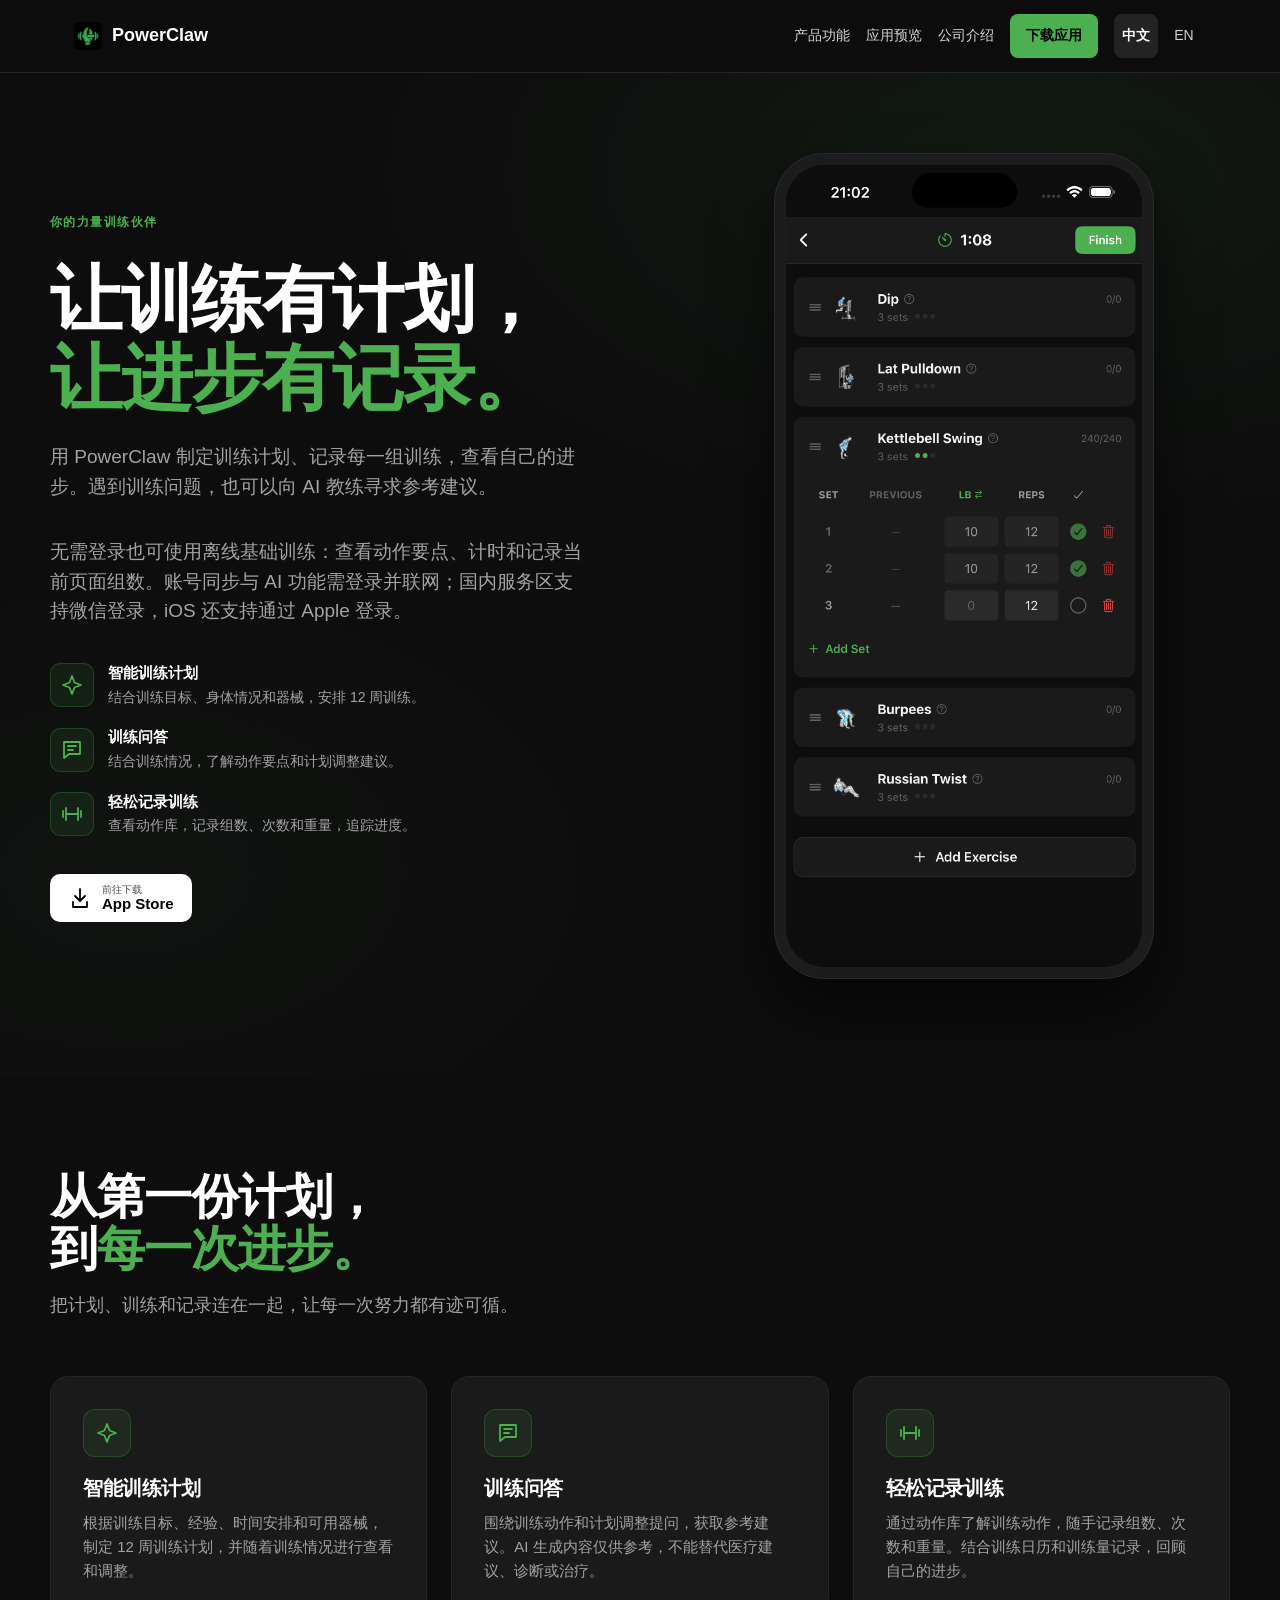
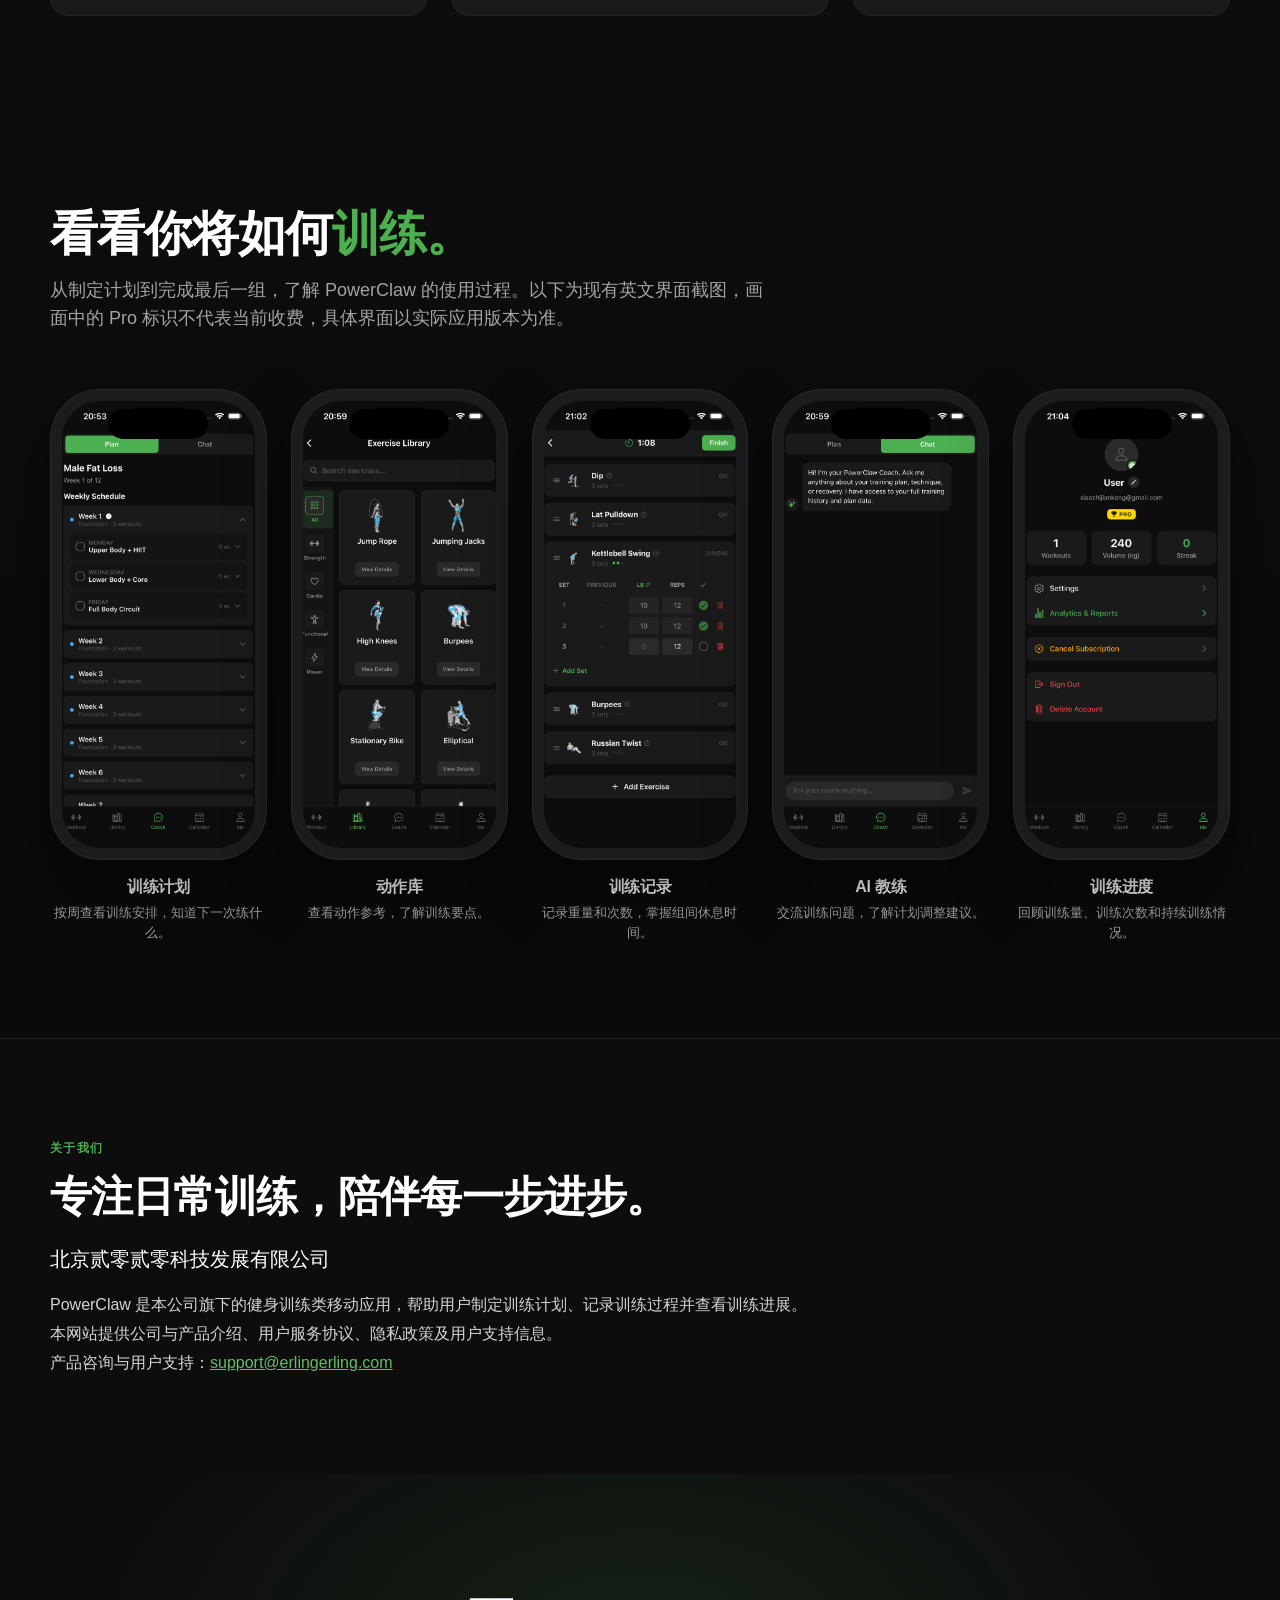
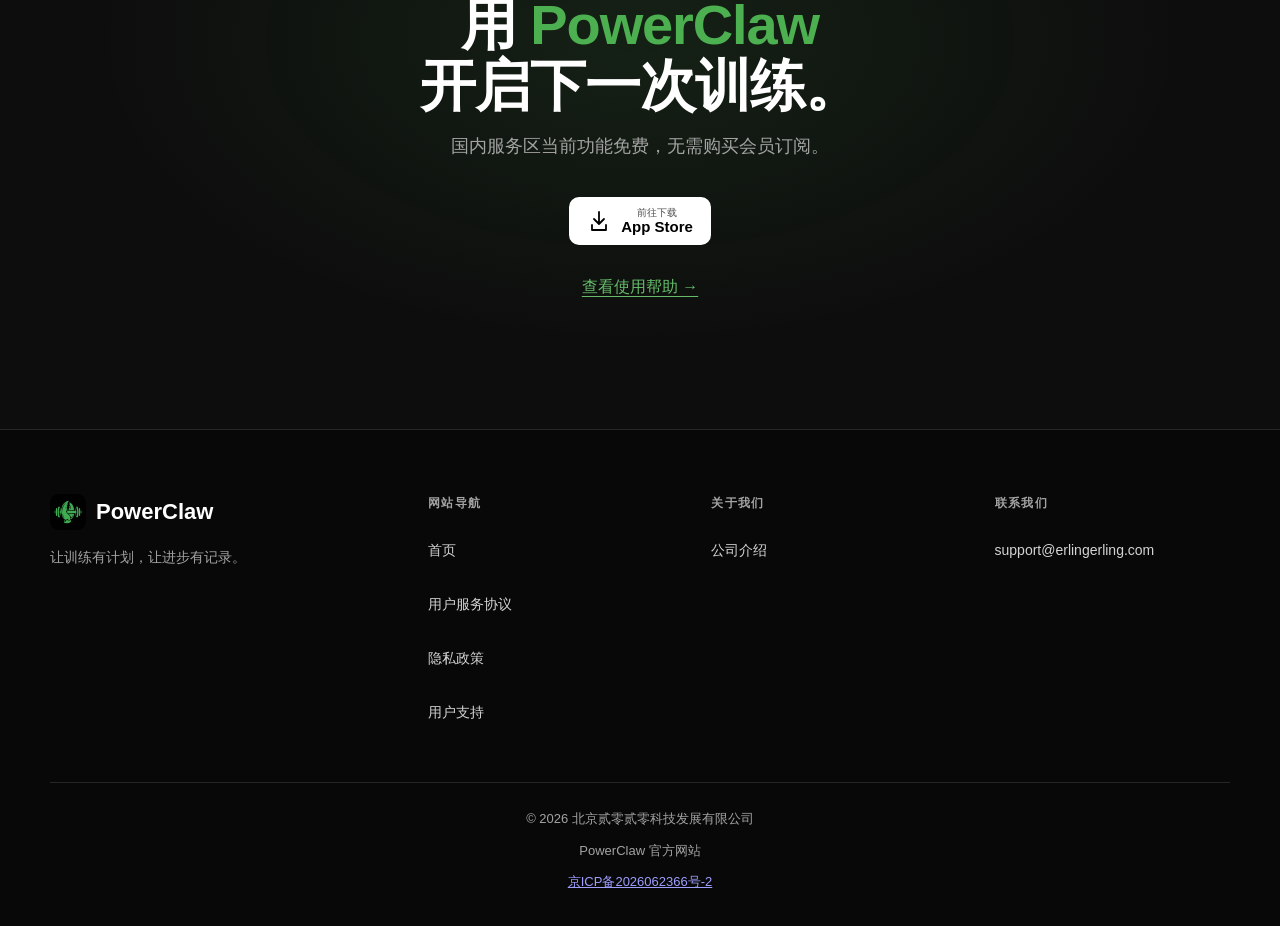
<file: index.html>
<!DOCTYPE html>
<html lang="zh-CN">
<head>
<meta charset="UTF-8">
<meta name="viewport" content="width=device-width, initial-scale=1">
<title>PowerClaw — 让训练有计划，让进步有记录</title>
<meta name="description" content="北京贰零贰零科技发展有限公司旗下 PowerClaw 健身训练应用官方网站，提供训练计划、训练记录、产品介绍与用户支持。">
<meta name="theme-color" content="#0D0D0D">
<link rel="icon" type="image/png" href="/assets/logo.png">
<link rel="canonical" href="http://58.87.96.124/">
<link rel="alternate" hreflang="zh-CN" href="http://58.87.96.124/">
<link rel="alternate" hreflang="en" href="http://58.87.96.124/en/">
<link rel="alternate" hreflang="x-default" href="http://58.87.96.124/">
<meta property="og:title" content="PowerClaw — 让训练有计划，让进步有记录">
<meta property="og:description" content="北京贰零贰零科技发展有限公司旗下 PowerClaw 健身训练应用官方网站，提供训练计划、训练记录、产品介绍与用户支持。">
<meta property="og:type" content="website">
<meta property="og:url" content="http://58.87.96.124/">
<meta property="og:locale" content="zh_CN">
<meta property="og:locale:alternate" content="en_US">
<meta property="og:image" content="http://58.87.96.124/assets/logo.png">

<link rel="stylesheet" href="/assets/home.css">
<link rel="stylesheet" href="/assets/shared.css">
</head>
<body>
<a class="skip-link" href="#main">跳转到正文</a>


<!-- NAV -->
<nav class="top" aria-label="主导航">
  <div class="inner">
    <a href="/" class="logo"><img src="/assets/logo.png" alt="PowerClaw 标志">PowerClaw</a>
    <ul>
      <li class="desktop-only"><a href="#features">产品功能</a></li>
      <li class="desktop-only"><a href="#screenshots">应用预览</a></li>
      <li class="desktop-only"><a href="#about">公司介绍</a></li>
      <li><a href="#download" class="btn-cta">下载应用</a></li>
      <li><div class="language-switch" role="group" aria-label="语言选择"><span lang="zh-CN" aria-current="true">中文</span><a href="/en/" lang="en" hreflang="en" aria-label="Switch to English">EN</a></div></li>
    </ul>
  </div>
</nav>

<main id="main">
<!-- HERO -->
<section class="hero">
  <div class="inner">
    <div>
      <div class="eyebrow">你的力量训练伙伴</div>
      <h1>让训练有计划，<br><span>让进步有记录。</span></h1>
      <p class="lead">用 PowerClaw 制定训练计划、记录每一组训练，查看自己的进步。遇到训练问题，也可以向 AI 教练寻求参考建议。</p>

      <p class="lead">无需登录也可使用离线基础训练：查看动作要点、计时和记录当前页面组数。账号同步与 AI 功能需登录并联网；国内服务区支持微信登录，iOS 还支持通过 Apple 登录。</p>

      <div class="hero-pillars">
        <div class="hero-pillar">
          <div class="icon"><svg viewBox="0 0 24 24" aria-hidden="true" focusable="false"><path d="m12 3 2.5 6.5L21 12l-6.5 2.5L12 21l-2.5-6.5L3 12l6.5-2.5Z"/></svg></div>
          <div class="txt">
            <strong>智能训练计划</strong>
            <span>结合训练目标、身体情况和器械，安排 12 周训练。</span>
          </div>
        </div>
        <div class="hero-pillar">
          <div class="icon"><svg viewBox="0 0 24 24" aria-hidden="true" focusable="false"><path d="M4 4h16v12H9l-5 4Z"/><path d="M8 8h8M8 12h5"/></svg></div>
          <div class="txt">
            <strong>训练问答</strong>
            <span>结合训练情况，了解动作要点和计划调整建议。</span>
          </div>
        </div>
        <div class="hero-pillar">
          <div class="icon"><svg viewBox="0 0 24 24" aria-hidden="true" focusable="false"><path d="M6 6v12M3 9v6M18 6v12M21 9v6M6 12h12"/></svg></div>
          <div class="txt">
            <strong>轻松记录训练</strong>
            <span>查看动作库，记录组数、次数和重量，追踪进度。</span>
          </div>
        </div>
      </div>

      <div class="stores">
        <!-- DOWNLOAD_BUTTON_START -->
        <a class="store-btn" href="https://apps.apple.com/cn/app/powerclaw/id6761604798" target="_blank" rel="noopener noreferrer" aria-label="在 App Store 下载 PowerClaw"><svg viewBox="0 0 24 24" aria-hidden="true" focusable="false"><path d="M12 3v12m-5-5 5 5 5-5M5 16v5h14v-5"/></svg><span class="meta"><small>前往下载</small><strong>App Store</strong></span></a>
        <!-- DOWNLOAD_BUTTON_END -->
      </div>
    </div>
    <div>
      <div class="phone lg">
        <img src="/assets/screenshots/07-active-workout.png" alt="PowerClaw 训练中界面，显示每组训练记录" width="1320" height="2868" fetchpriority="high">
      </div>
    </div>
  </div>
</section>

<!-- FEATURES -->
<section class="section" id="features">
  <div class="container">
    <h2>从第一份计划，<br>到<span>每一次进步。</span></h2>
    <p class="section-lead">把计划、训练和记录连在一起，让每一次努力都有迹可循。</p>
    <div class="features">
      <div class="feature-card">
        <div class="feature-icon"><svg viewBox="0 0 24 24" aria-hidden="true" focusable="false"><path d="m12 3 2.5 6.5L21 12l-6.5 2.5L12 21l-2.5-6.5L3 12l6.5-2.5Z"/></svg></div>
        <h3>智能训练计划</h3>
        <p>根据训练目标、经验、时间安排和可用器械，制定 12 周训练计划，并随着训练情况进行查看和调整。</p>
      </div>
      <div class="feature-card">
        <div class="feature-icon"><svg viewBox="0 0 24 24" aria-hidden="true" focusable="false"><path d="M4 4h16v12H9l-5 4Z"/><path d="M8 8h8M8 12h5"/></svg></div>
        <h3>训练问答</h3>
        <p>围绕训练动作和计划调整提问，获取参考建议。AI 生成内容仅供参考，不能替代医疗建议、诊断或治疗。</p>
      </div>
      <div class="feature-card">
        <div class="feature-icon"><svg viewBox="0 0 24 24" aria-hidden="true" focusable="false"><path d="M6 6v12M3 9v6M18 6v12M21 9v6M6 12h12"/></svg></div>
        <h3>轻松记录训练</h3>
        <p>通过动作库了解训练动作，随手记录组数、次数和重量。结合训练日历和训练量记录，回顾自己的进步。</p>
      </div>
    </div>
  </div>
</section>

<!-- SCREENSHOTS -->
<section class="section showcase" id="screenshots">
  <div class="container">
    <h2>看看你将如何<span>训练。</span></h2>
    <p class="section-lead">从制定计划到完成最后一组，了解 PowerClaw 的使用过程。以下为现有英文界面截图，画面中的 Pro 标识不代表当前收费，具体界面以实际应用版本为准。</p>
    <div class="showcase-grid">
      <div class="ss-card">
        <div class="phone">
          <img src="/assets/screenshots/03c-plan-12week.png" alt="12 周训练计划界面" width="1320" height="2868" loading="lazy">
        </div>
        <h3>训练计划</h3>
        <p>按周查看训练安排，知道下一次练什么。</p>
      </div>
      <div class="ss-card">
        <div class="phone">
          <img src="/assets/screenshots/05-library.png" alt="动作库界面" width="1320" height="2868" loading="lazy">
        </div>
        <h3>动作库</h3>
        <p>查看动作参考，了解训练要点。</p>
      </div>
      <div class="ss-card">
        <div class="phone">
          <img src="/assets/screenshots/07-active-workout.png" alt="训练记录界面" width="1320" height="2868" loading="lazy">
        </div>
        <h3>训练记录</h3>
        <p>记录重量和次数，掌握组间休息时间。</p>
      </div>
      <div class="ss-card">
        <div class="phone">
          <img src="/assets/screenshots/04-coach-chat.png" alt="AI 教练对话界面" width="1320" height="2868" loading="lazy">
        </div>
        <h3>AI 教练</h3>
        <p>交流训练问题，了解计划调整建议。</p>
      </div>
      <div class="ss-card">
        <div class="phone">
          <img src="/assets/screenshots/08-me-subscribed.png" alt="个人资料与训练进度界面" width="1320" height="2868" loading="lazy">
        </div>
        <h3>训练进度</h3>
        <p>回顾训练量、训练次数和持续训练情况。</p>
      </div>
    </div>
  </div>
</section>

<section class="section" id="about"><div class="container"><div class="eyebrow">关于我们</div><h2>专注日常训练，陪伴每一步进步。</h2><p class="company-name" lang="zh-CN">北京贰零贰零科技发展有限公司</p><p class="company-copy">PowerClaw 是本公司旗下的健身训练类移动应用，帮助用户制定训练计划、记录训练过程并查看训练进展。本网站提供公司与产品介绍、用户服务协议、隐私政策及用户支持信息。</p><p class="company-copy">产品咨询与用户支持：<a href="mailto:support@erlingerling.com">support@erlingerling.com</a></p></div></section>
<!-- CTA -->
<section class="cta" id="download">
  <div class="container">
    <h2>用 <span>PowerClaw</span><br>开启下一次训练。</h2>
    <p>国内服务区当前功能免费，无需购买会员订阅。</p>
    <div class="stores">
      <!-- DOWNLOAD_BUTTON_START -->
        <a class="store-btn" href="https://apps.apple.com/cn/app/powerclaw/id6761604798" target="_blank" rel="noopener noreferrer" aria-label="在 App Store 下载 PowerClaw"><svg viewBox="0 0 24 24" aria-hidden="true" focusable="false"><path d="M12 3v12m-5-5 5 5 5-5M5 16v5h14v-5"/></svg><span class="meta"><small>前往下载</small><strong>App Store</strong></span></a>
        <!-- DOWNLOAD_BUTTON_END -->
    </div>
    <a class="support-link" href="/support/">查看使用帮助 →</a>
  </div>
</section>

</main>
<footer><div class="inner"><div class="footer-grid">
<div class="footer-brand"><a class="logo" href="/"><img src="/assets/logo.png" alt="" width="36" height="36">PowerClaw</a><p>让训练有计划，让进步有记录。</p></div>
<div><h2>网站导航</h2><ul><li><a href="/">首页</a></li><li><a href="/terms/">用户服务协议</a></li><li><a href="/privacy/">隐私政策</a></li><li><a href="/support/">用户支持</a></li></ul></div>
<div><h2>关于我们</h2><ul><li><a href="/#about">公司介绍</a></li></ul></div>
<div><h2>联系我们</h2><ul><li><a href="mailto:support@erlingerling.com">support@erlingerling.com</a></li></ul></div>
</div><div class="footer-bottom"><span lang="zh-CN">© 2026 北京贰零贰零科技发展有限公司</span><span>PowerClaw 官方网站</span>
<a href="https://beian.miit.gov.cn/" target="_blank" rel="noopener noreferrer" lang="zh-CN">京ICP备2026062366号-2</a>
</div></div></footer>
</body>
</html>
</file>
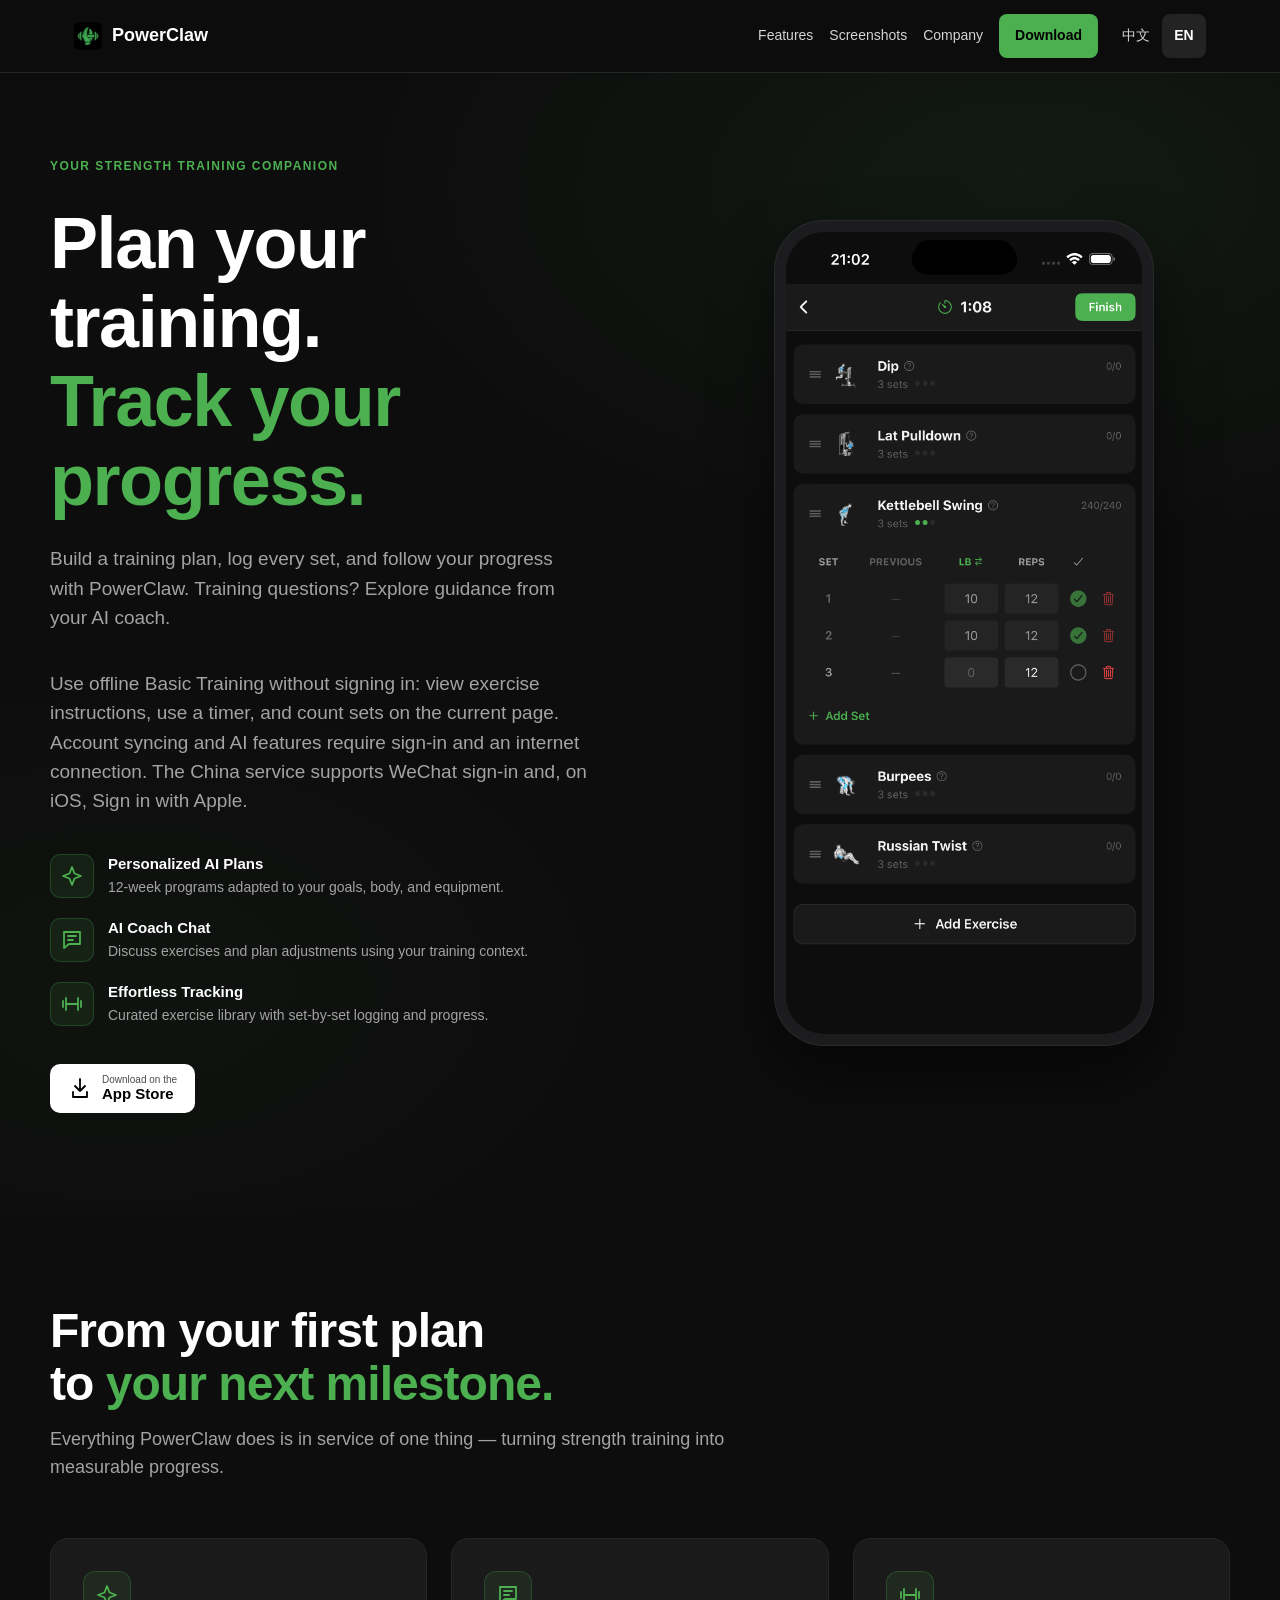
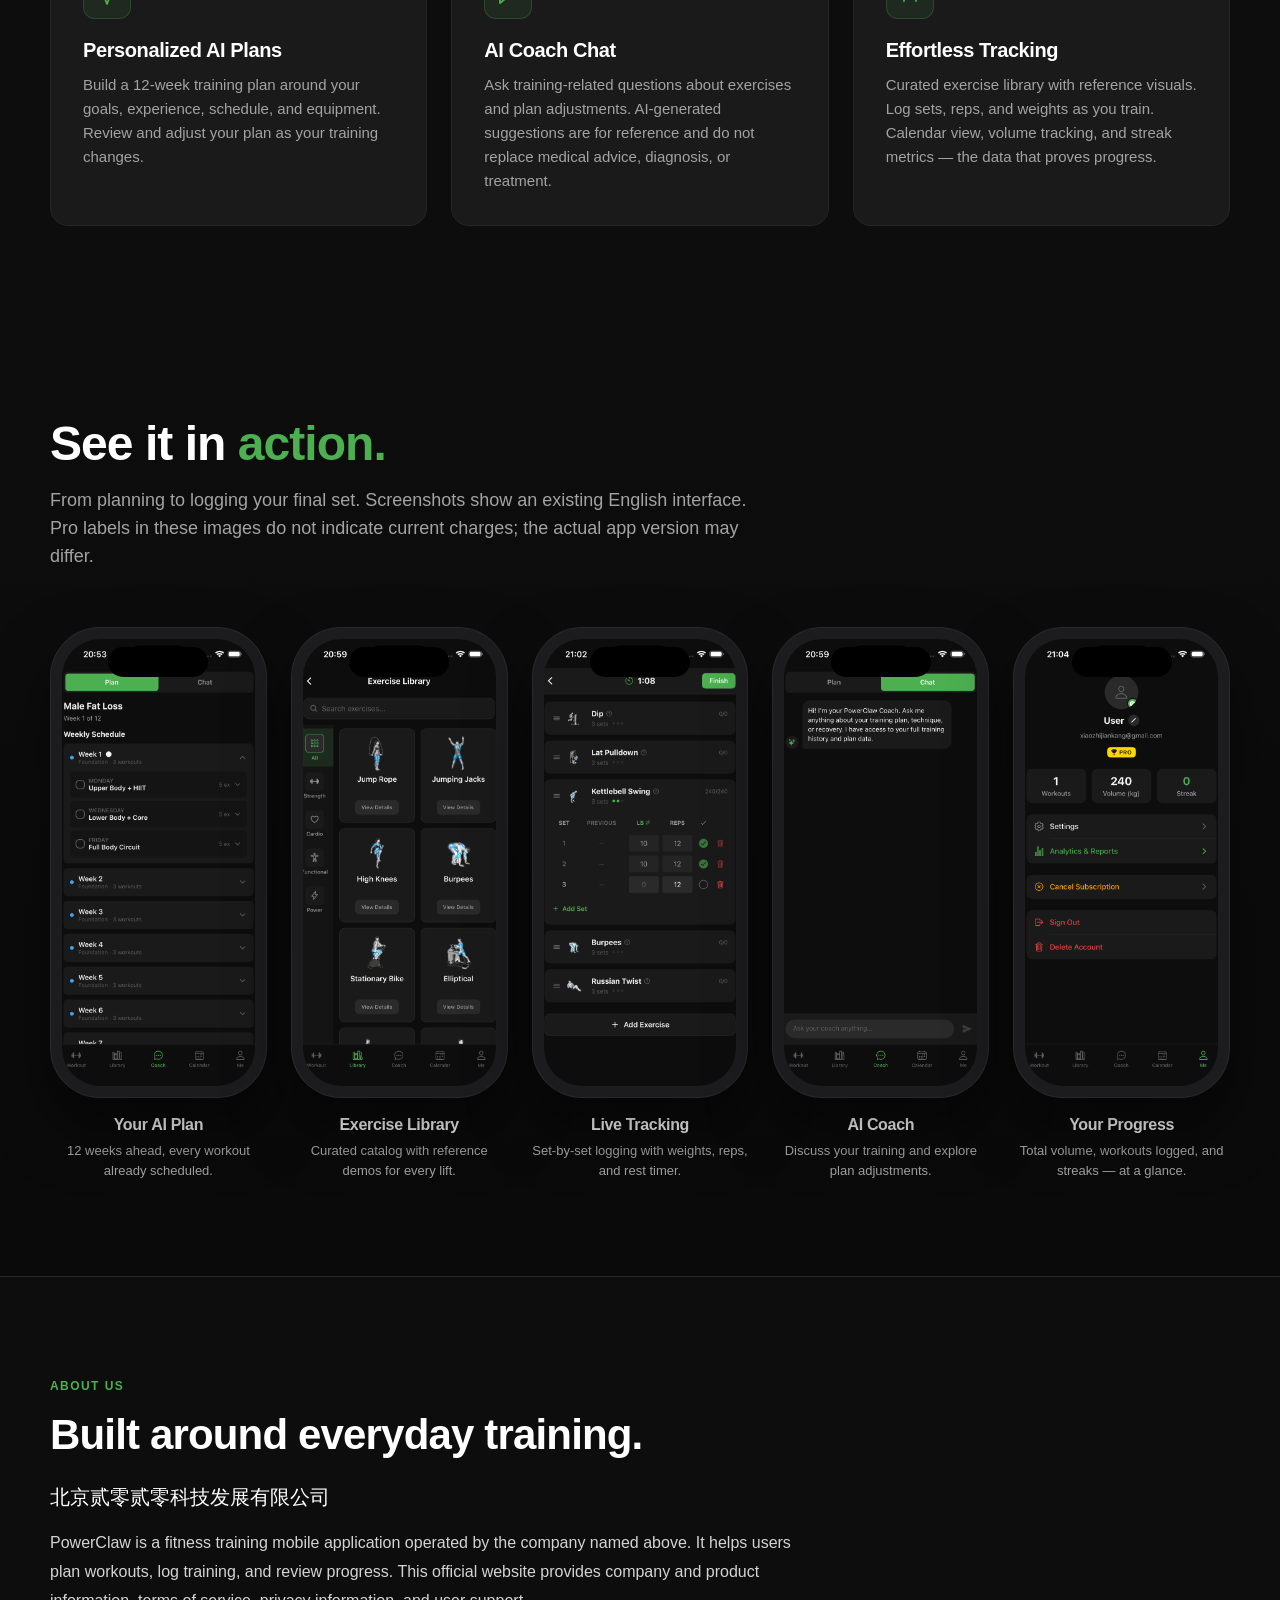
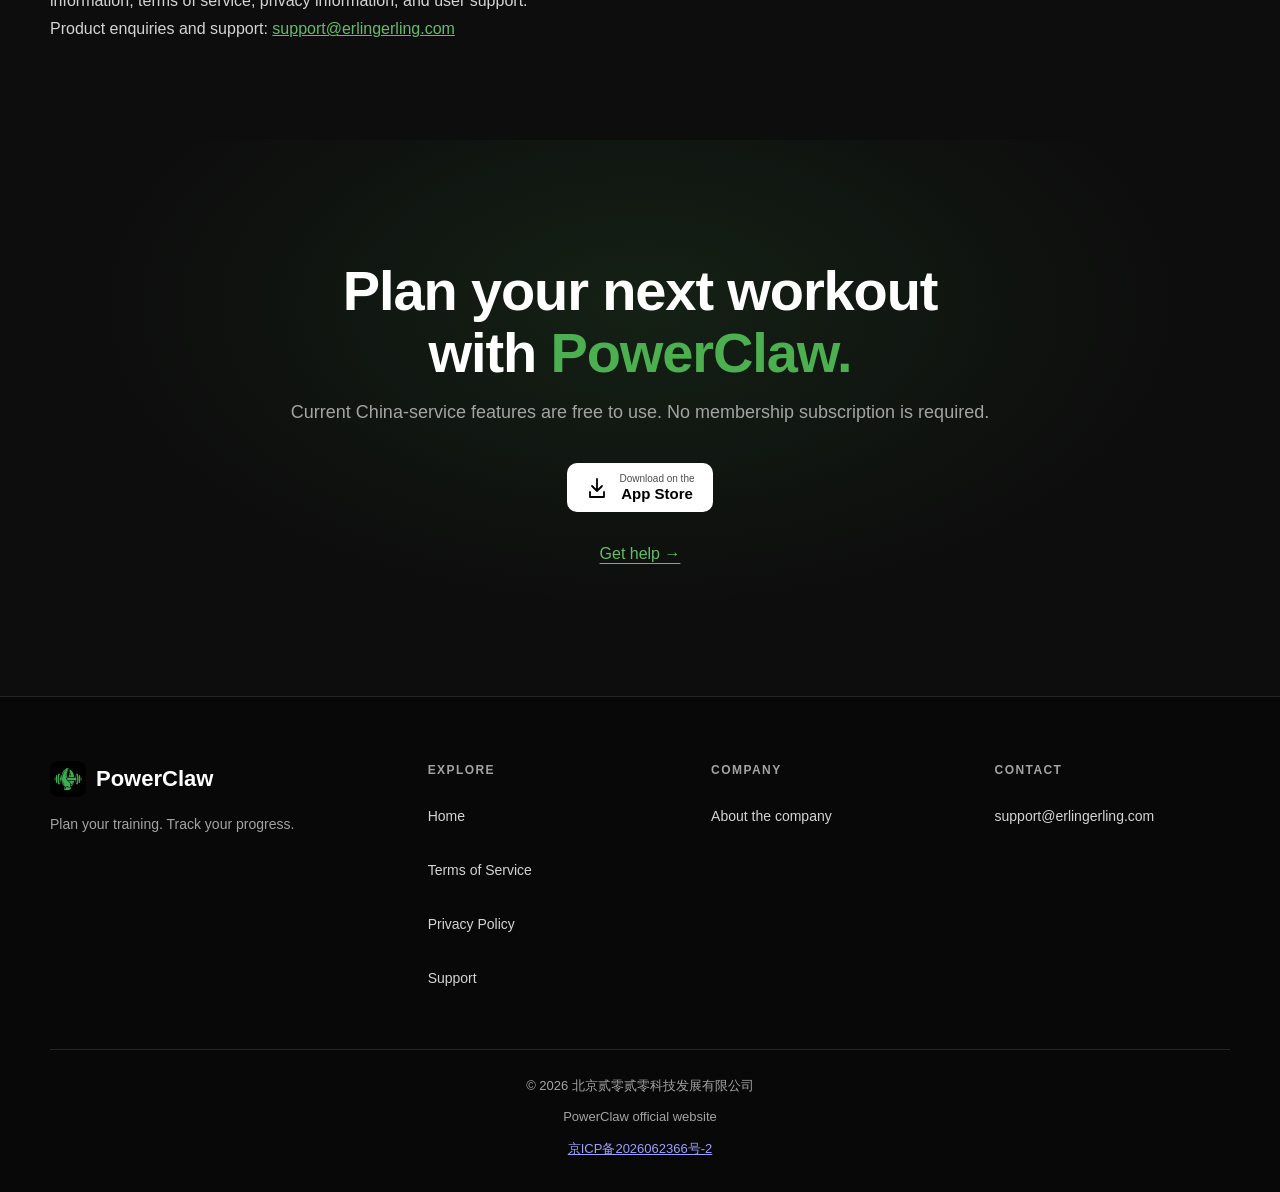
<file: en/index.html>
<!DOCTYPE html>
<html lang="en">
<head>
<meta charset="UTF-8">
<meta name="viewport" content="width=device-width, initial-scale=1">
<title>PowerClaw — Plan your training. Track your progress.</title>
<meta name="description" content="PowerClaw is a fitness training app operated by 北京贰零贰零科技发展有限公司. Explore workout planning, training logs, and user support.">
<meta name="theme-color" content="#0D0D0D">
<link rel="icon" type="image/png" href="/assets/logo.png">
<link rel="canonical" href="http://58.87.96.124/en/">
<link rel="alternate" hreflang="zh-CN" href="http://58.87.96.124/">
<link rel="alternate" hreflang="en" href="http://58.87.96.124/en/">
<link rel="alternate" hreflang="x-default" href="http://58.87.96.124/">
<meta property="og:title" content="PowerClaw — Plan your training. Track your progress.">
<meta property="og:description" content="PowerClaw is a fitness training app operated by 北京贰零贰零科技发展有限公司. Explore workout planning, training logs, and user support.">
<meta property="og:type" content="website">
<meta property="og:url" content="http://58.87.96.124/en/">
<meta property="og:locale" content="en_US">
<meta property="og:locale:alternate" content="zh_CN">
<meta property="og:image" content="http://58.87.96.124/assets/logo.png">

<link rel="stylesheet" href="/assets/home.css">
<link rel="stylesheet" href="/assets/shared.css">
</head>
<body>
<a class="skip-link" href="#main">Skip to content</a>


<!-- NAV -->
<nav class="top" aria-label="Primary navigation">
  <div class="inner">
    <a href="/en/" class="logo"><img src="/assets/logo.png" alt="PowerClaw logo">PowerClaw</a>
    <ul>
      <li class="desktop-only"><a href="#features">Features</a></li>
      <li class="desktop-only"><a href="#screenshots">Screenshots</a></li>
      <li class="desktop-only"><a href="#about">Company</a></li>
      <li><a href="#download" class="btn-cta">Download</a></li>
      <li><div class="language-switch" role="group" aria-label="Language selection"><a href="/" lang="zh-CN" hreflang="zh-CN" aria-label="切换到中文">中文</a><span lang="en" aria-current="true">EN</span></div></li>
    </ul>
  </div>
</nav>

<main id="main">
<!-- HERO -->
<section class="hero">
  <div class="inner">
    <div>
      <div class="eyebrow">Your strength training companion</div>
      <h1>Plan your training.<br><span>Track your progress.</span></h1>
      <p class="lead">Build a training plan, log every set, and follow your progress with PowerClaw. Training questions? Explore guidance from your AI coach.</p>

      <p class="lead">Use offline Basic Training without signing in: view exercise instructions, use a timer, and count sets on the current page. Account syncing and AI features require sign-in and an internet connection. The China service supports WeChat sign-in and, on iOS, Sign in with Apple.</p>

      <div class="hero-pillars">
        <div class="hero-pillar">
          <div class="icon"><svg viewBox="0 0 24 24" aria-hidden="true" focusable="false"><path d="m12 3 2.5 6.5L21 12l-6.5 2.5L12 21l-2.5-6.5L3 12l6.5-2.5Z"/></svg></div>
          <div class="txt">
            <strong>Personalized AI Plans</strong>
            <span>12-week programs adapted to your goals, body, and equipment.</span>
          </div>
        </div>
        <div class="hero-pillar">
          <div class="icon"><svg viewBox="0 0 24 24" aria-hidden="true" focusable="false"><path d="M4 4h16v12H9l-5 4Z"/><path d="M8 8h8M8 12h5"/></svg></div>
          <div class="txt">
            <strong>AI Coach Chat</strong>
            <span>Discuss exercises and plan adjustments using your training context.</span>
          </div>
        </div>
        <div class="hero-pillar">
          <div class="icon"><svg viewBox="0 0 24 24" aria-hidden="true" focusable="false"><path d="M6 6v12M3 9v6M18 6v12M21 9v6M6 12h12"/></svg></div>
          <div class="txt">
            <strong>Effortless Tracking</strong>
            <span>Curated exercise library with set-by-set logging and progress.</span>
          </div>
        </div>
      </div>

      <div class="stores">
        <!-- DOWNLOAD_BUTTON_START -->
        <a class="store-btn" href="https://apps.apple.com/cn/app/powerclaw/id6761604798" target="_blank" rel="noopener noreferrer" aria-label="Download PowerClaw on the App Store"><svg viewBox="0 0 24 24" aria-hidden="true" focusable="false"><path d="M12 3v12m-5-5 5 5 5-5M5 16v5h14v-5"/></svg><span class="meta"><small>Download on the</small><strong>App Store</strong></span></a>
        <!-- DOWNLOAD_BUTTON_END -->
      </div>
    </div>
    <div>
      <div class="phone lg">
        <img src="/assets/screenshots/07-active-workout.png" alt="PowerClaw active workout screen showing set-by-set tracking" width="1320" height="2868" fetchpriority="high">
      </div>
    </div>
  </div>
</section>

<!-- FEATURES -->
<section class="section" id="features">
  <div class="container">
    <h2>From your first plan<br>to <span>your next milestone.</span></h2>
    <p class="section-lead">Everything PowerClaw does is in service of one thing — turning strength training into measurable progress.</p>
    <div class="features">
      <div class="feature-card">
        <div class="feature-icon"><svg viewBox="0 0 24 24" aria-hidden="true" focusable="false"><path d="m12 3 2.5 6.5L21 12l-6.5 2.5L12 21l-2.5-6.5L3 12l6.5-2.5Z"/></svg></div>
        <h3>Personalized AI Plans</h3>
        <p>Build a 12-week training plan around your goals, experience, schedule, and equipment. Review and adjust your plan as your training changes.</p>
      </div>
      <div class="feature-card">
        <div class="feature-icon"><svg viewBox="0 0 24 24" aria-hidden="true" focusable="false"><path d="M4 4h16v12H9l-5 4Z"/><path d="M8 8h8M8 12h5"/></svg></div>
        <h3>AI Coach Chat</h3>
        <p>Ask training-related questions about exercises and plan adjustments. AI-generated suggestions are for reference and do not replace medical advice, diagnosis, or treatment.</p>
      </div>
      <div class="feature-card">
        <div class="feature-icon"><svg viewBox="0 0 24 24" aria-hidden="true" focusable="false"><path d="M6 6v12M3 9v6M18 6v12M21 9v6M6 12h12"/></svg></div>
        <h3>Effortless Tracking</h3>
        <p>Curated exercise library with reference visuals. Log sets, reps, and weights as you train. Calendar view, volume tracking, and streak metrics — the data that proves progress.</p>
      </div>
    </div>
  </div>
</section>

<!-- SCREENSHOTS -->
<section class="section showcase" id="screenshots">
  <div class="container">
    <h2>See it in <span>action.</span></h2>
    <p class="section-lead">From planning to logging your final set. Screenshots show an existing English interface. Pro labels in these images do not indicate current charges; the actual app version may differ.</p>
    <div class="showcase-grid">
      <div class="ss-card">
        <div class="phone">
          <img src="/assets/screenshots/03c-plan-12week.png" alt="12-week AI training plan" width="1320" height="2868" loading="lazy">
        </div>
        <h3>Your AI Plan</h3>
        <p>12 weeks ahead, every workout already scheduled.</p>
      </div>
      <div class="ss-card">
        <div class="phone">
          <img src="/assets/screenshots/05-library.png" alt="Exercise library" width="1320" height="2868" loading="lazy">
        </div>
        <h3>Exercise Library</h3>
        <p>Curated catalog with reference demos for every lift.</p>
      </div>
      <div class="ss-card">
        <div class="phone">
          <img src="/assets/screenshots/07-active-workout.png" alt="Active workout tracking" width="1320" height="2868" loading="lazy">
        </div>
        <h3>Live Tracking</h3>
        <p>Set-by-set logging with weights, reps, and rest timer.</p>
      </div>
      <div class="ss-card">
        <div class="phone">
          <img src="/assets/screenshots/04-coach-chat.png" alt="AI coach chat interface" width="1320" height="2868" loading="lazy">
        </div>
        <h3>AI Coach</h3>
        <p>Discuss your training and explore plan adjustments.</p>
      </div>
      <div class="ss-card">
        <div class="phone">
          <img src="/assets/screenshots/08-me-subscribed.png" alt="Profile and progress page" width="1320" height="2868" loading="lazy">
        </div>
        <h3>Your Progress</h3>
        <p>Total volume, workouts logged, and streaks — at a glance.</p>
      </div>
    </div>
  </div>
</section>

<section class="section" id="about"><div class="container"><div class="eyebrow">About us</div><h2>Built around everyday training.</h2><p class="company-name" lang="zh-CN">北京贰零贰零科技发展有限公司</p><p class="company-copy">PowerClaw is a fitness training mobile application operated by the company named above. It helps users plan workouts, log training, and review progress. This official website provides company and product information, terms of service, privacy information, and user support.</p><p class="company-copy">Product enquiries and support: <a href="mailto:support@erlingerling.com">support@erlingerling.com</a></p></div></section>
<!-- CTA -->
<section class="cta" id="download">
  <div class="container">
    <h2>Plan your next workout<br>with <span>PowerClaw.</span></h2>
    <p>Current China-service features are free to use. No membership subscription is required.</p>
    <div class="stores">
      <!-- DOWNLOAD_BUTTON_START -->
        <a class="store-btn" href="https://apps.apple.com/cn/app/powerclaw/id6761604798" target="_blank" rel="noopener noreferrer" aria-label="Download PowerClaw on the App Store"><svg viewBox="0 0 24 24" aria-hidden="true" focusable="false"><path d="M12 3v12m-5-5 5 5 5-5M5 16v5h14v-5"/></svg><span class="meta"><small>Download on the</small><strong>App Store</strong></span></a>
        <!-- DOWNLOAD_BUTTON_END -->
    </div>
    <a class="support-link" href="/en/support/">Get help →</a>
  </div>
</section>

</main>
<footer><div class="inner"><div class="footer-grid">
<div class="footer-brand"><a class="logo" href="/en/"><img src="/assets/logo.png" alt="" width="36" height="36">PowerClaw</a><p>Plan your training. Track your progress.</p></div>
<div><h2>Explore</h2><ul><li><a href="/en/">Home</a></li><li><a href="/en/terms/">Terms of Service</a></li><li><a href="/en/privacy/">Privacy Policy</a></li><li><a href="/en/support/">Support</a></li></ul></div>
<div><h2>Company</h2><ul><li><a href="/en/#about">About the company</a></li></ul></div>
<div><h2>Contact</h2><ul><li><a href="mailto:support@erlingerling.com">support@erlingerling.com</a></li></ul></div>
</div><div class="footer-bottom"><span lang="zh-CN">© 2026 北京贰零贰零科技发展有限公司</span><span>PowerClaw official website</span>
<a href="https://beian.miit.gov.cn/" target="_blank" rel="noopener noreferrer" lang="zh-CN">京ICP备2026062366号-2</a>
</div></div></footer>
</body>
</html>
</file>
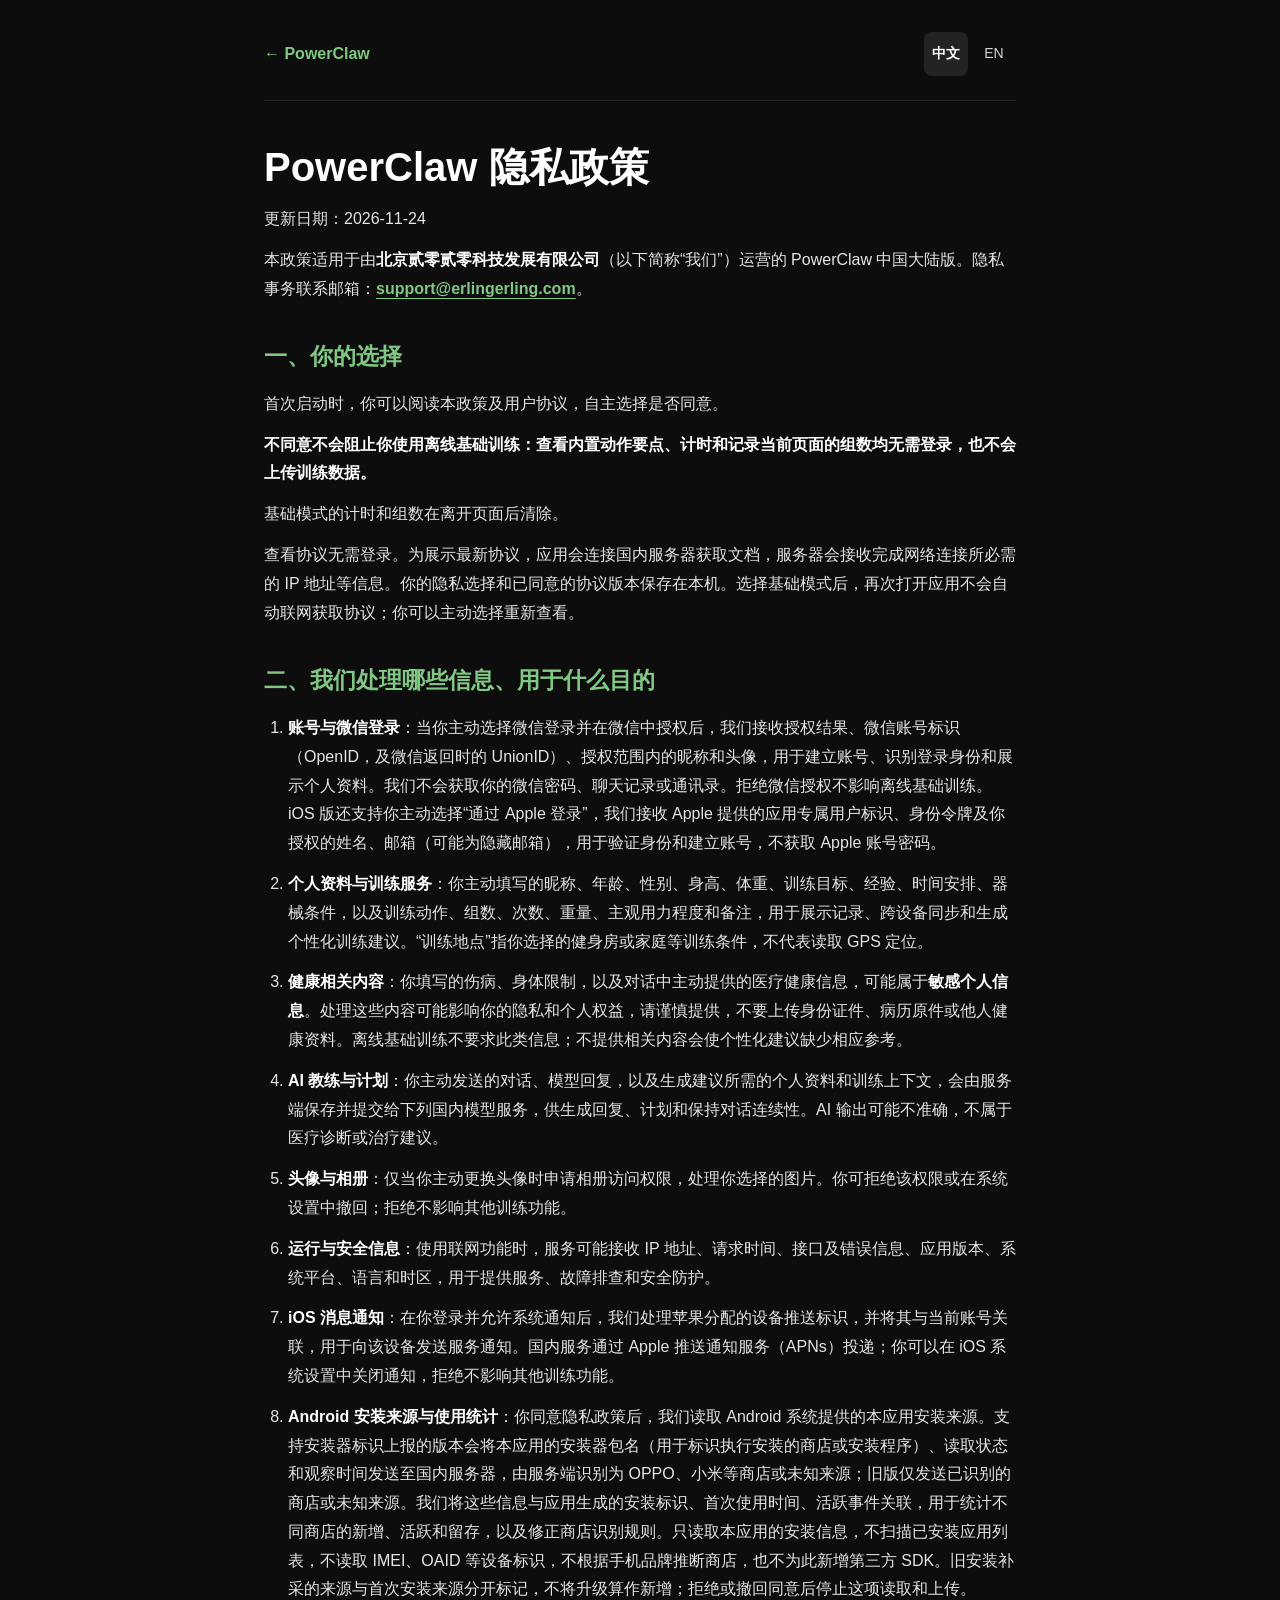
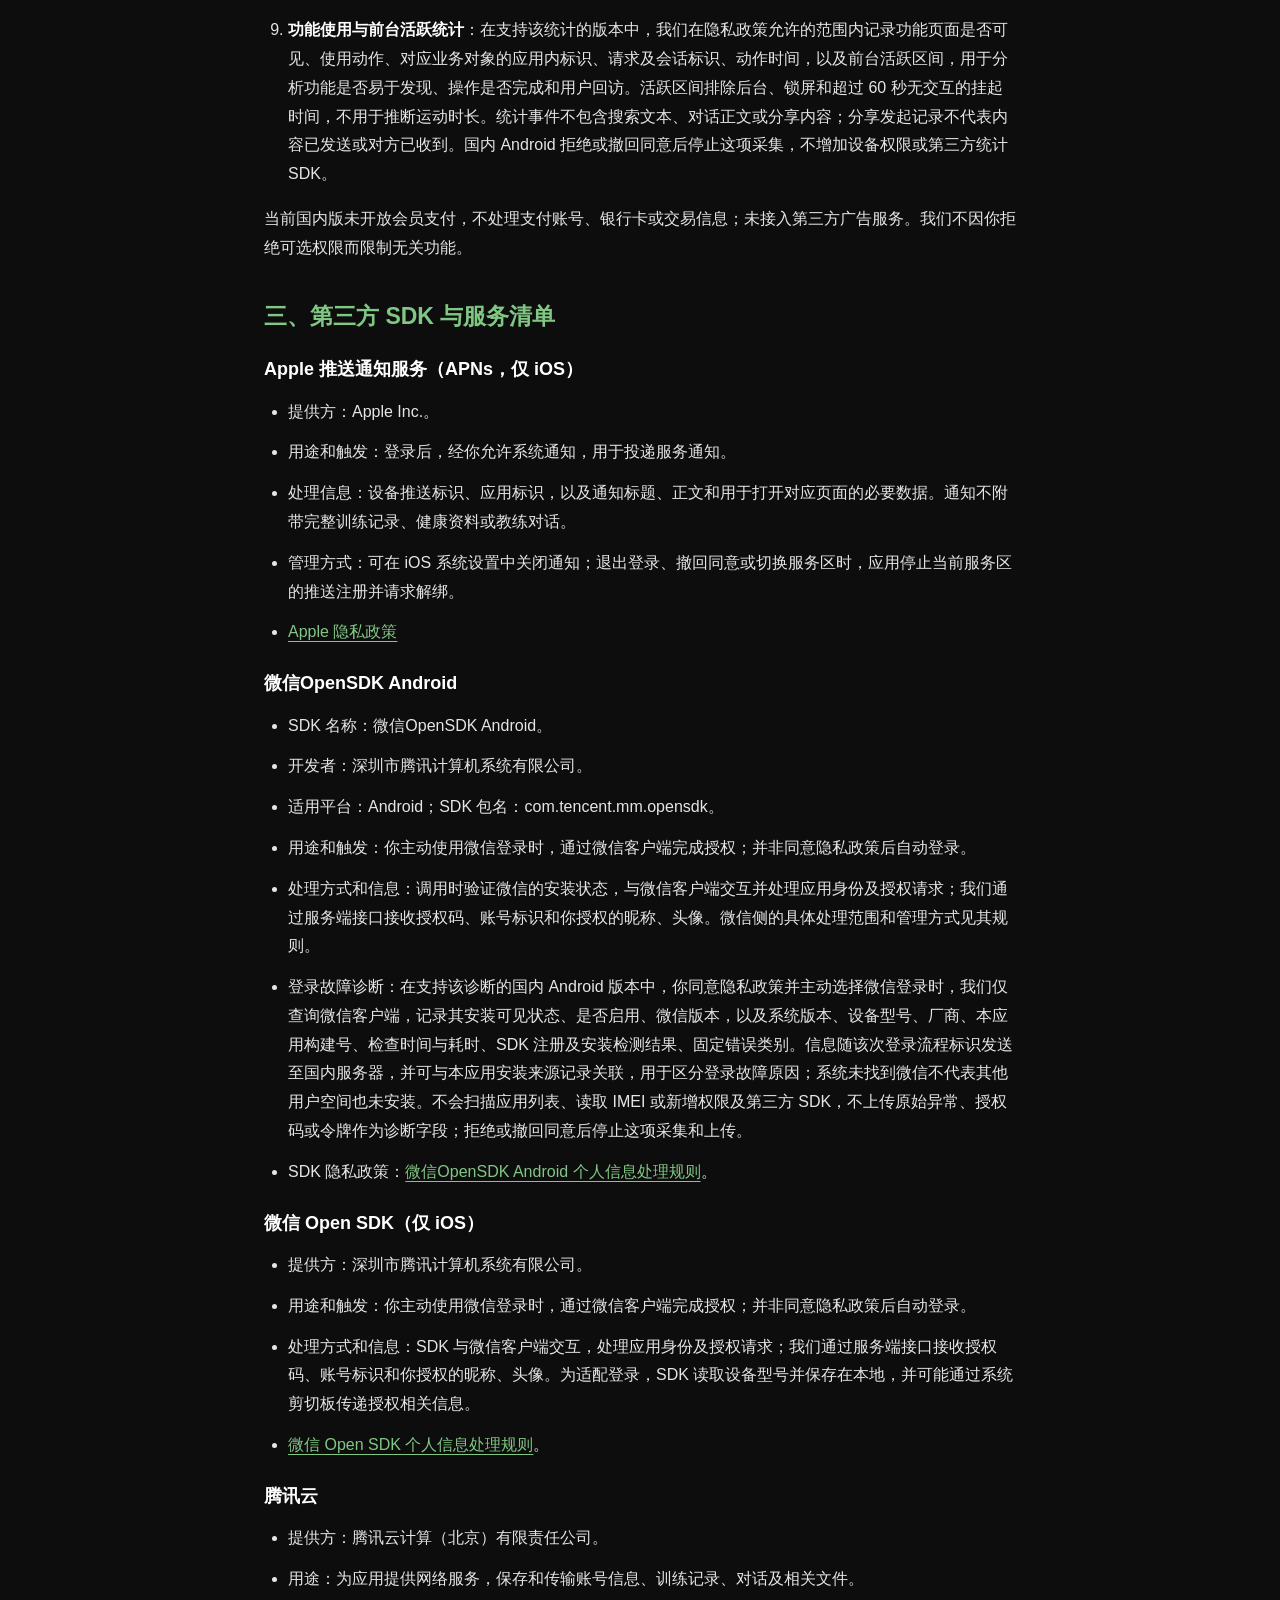
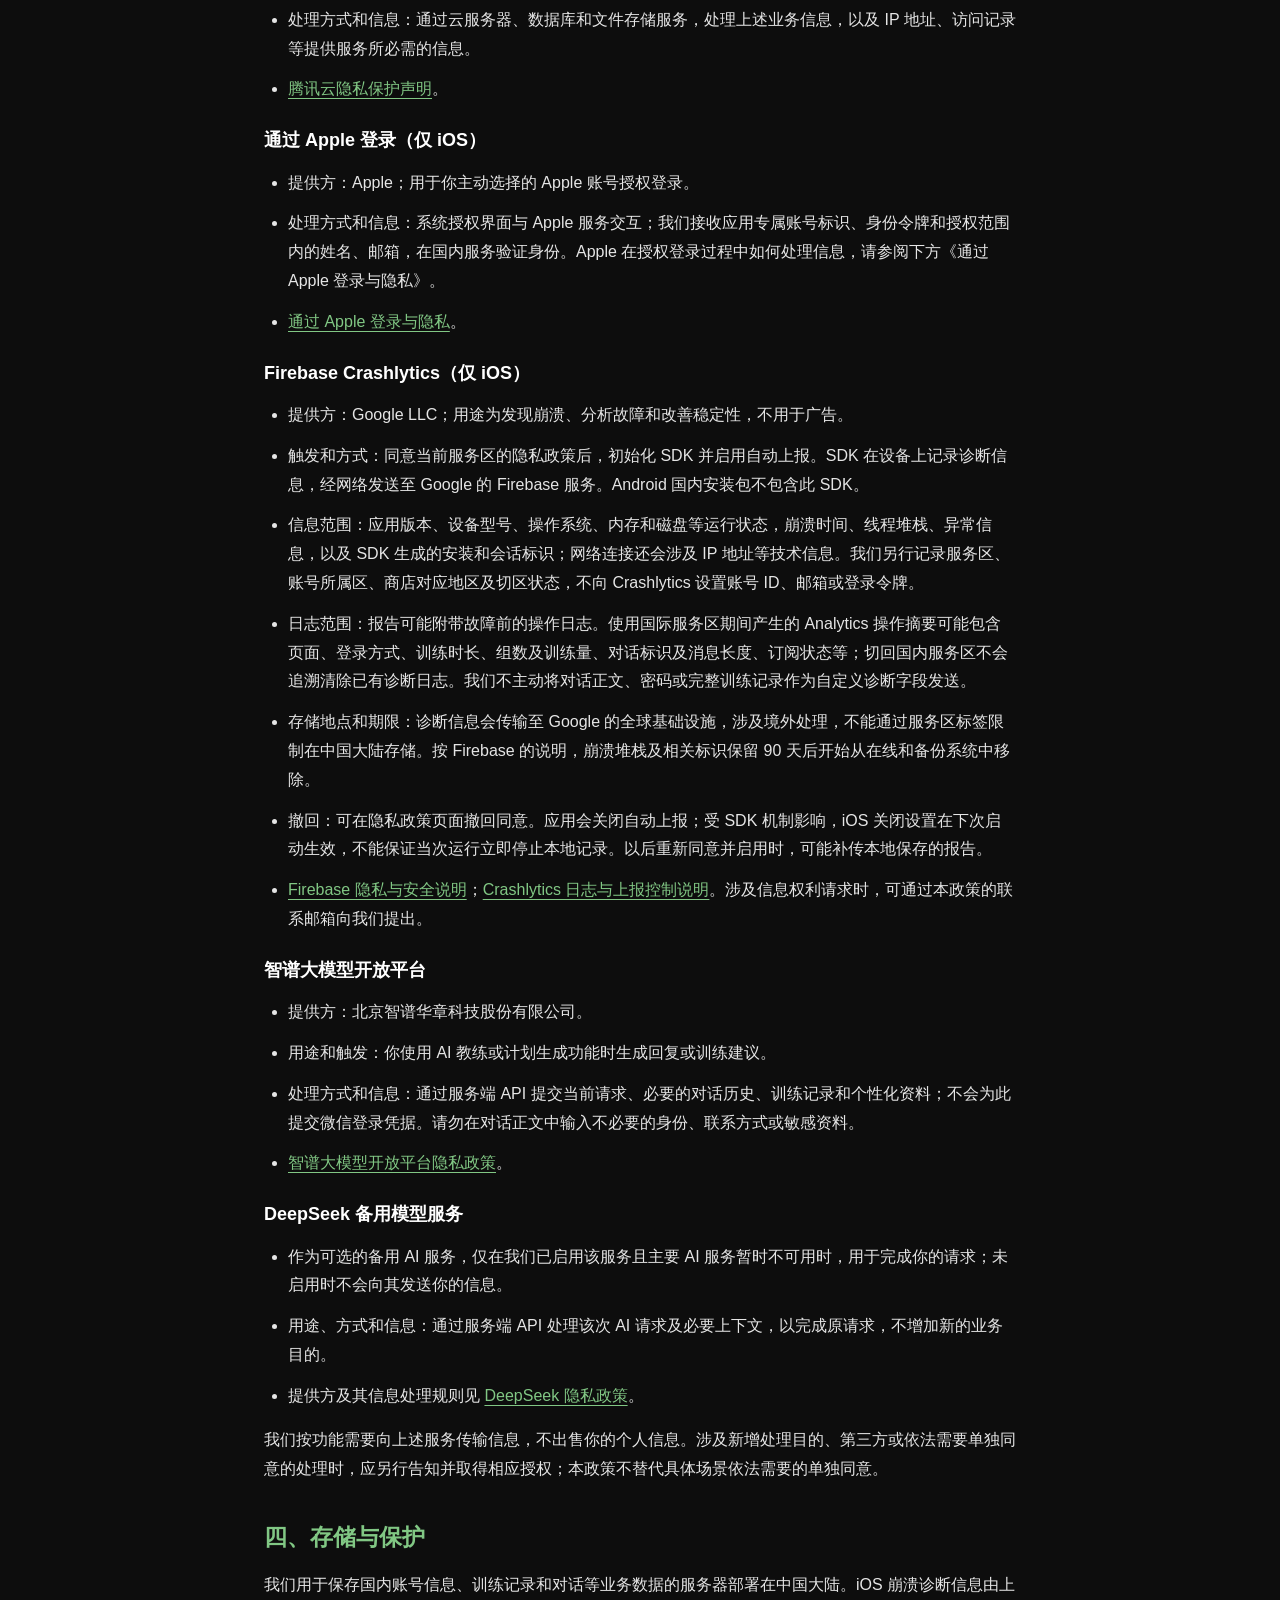
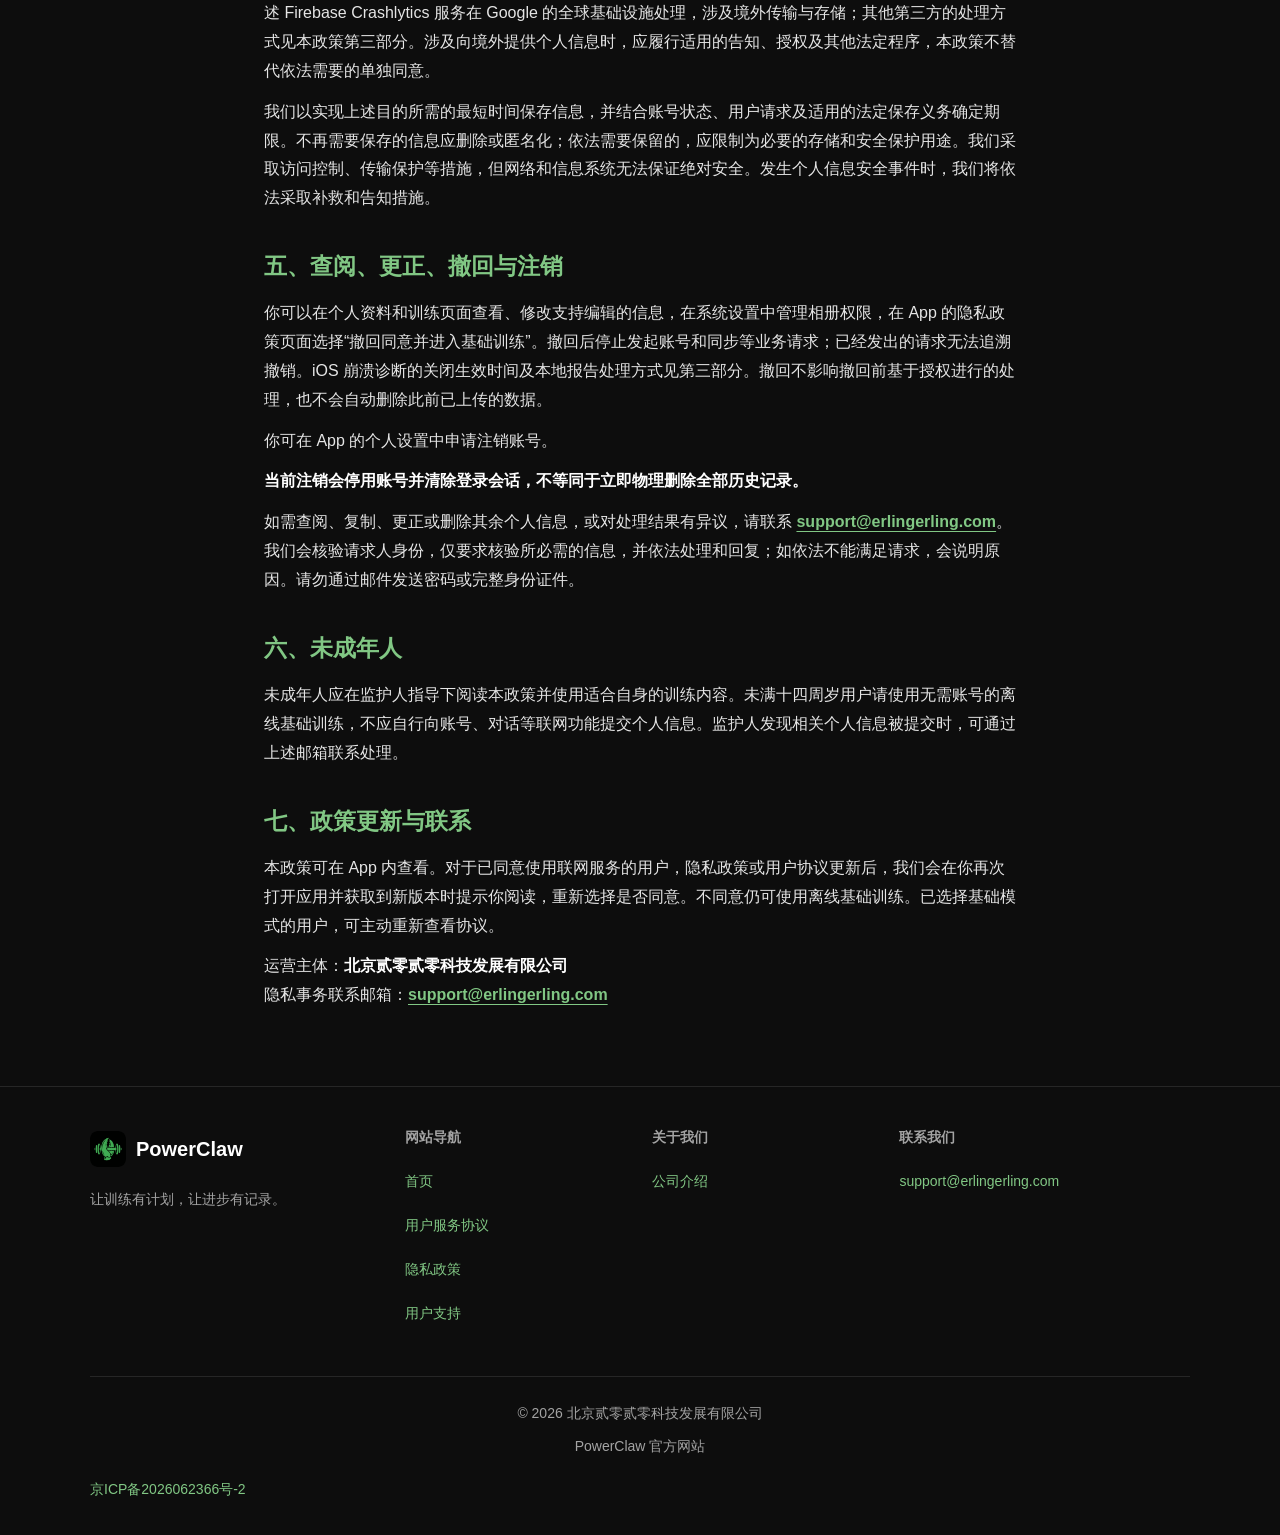
<file: privacy/index.html>
<!DOCTYPE html>
<html lang="zh-CN">
<head>
<meta charset="UTF-8">
<meta name="viewport" content="width=device-width, initial-scale=1">
<title>隐私政策 — PowerClaw</title>
<meta name="description" content="PowerClaw 隐私政策">
<meta name="theme-color" content="#0D0D0D">
<link rel="icon" type="image/png" href="/assets/logo.png">
<link rel="canonical" href="http://58.87.96.124/privacy/">
<link rel="alternate" hreflang="zh-CN" href="http://58.87.96.124/privacy/">
<link rel="alternate" hreflang="en" href="http://58.87.96.124/en/privacy/">
<link rel="alternate" hreflang="x-default" href="http://58.87.96.124/privacy/">
<meta property="og:title" content="隐私政策 — PowerClaw">
<meta property="og:description" content="PowerClaw 隐私政策">
<meta property="og:type" content="website">
<meta property="og:url" content="http://58.87.96.124/privacy/">
<meta property="og:locale" content="zh_CN">
<meta property="og:locale:alternate" content="en_US">
<meta property="og:image" content="http://58.87.96.124/assets/logo.png">
<meta name="robots" content="noindex, nofollow">
<link rel="stylesheet" href="/assets/document.css">
<link rel="stylesheet" href="/assets/shared.css">
</head>
<body>
<a class="skip-link" href="#main">跳转到正文</a>
<div class="container"><header><a href="/">← PowerClaw</a><div class="language-switch" role="group" aria-label="语言选择"><span lang="zh-CN" aria-current="true">中文</span><a href="/en/privacy/" lang="en" hreflang="en" aria-label="Switch to English">EN</a></div></header><main id="main"><article><h1>PowerClaw 隐私政策</h1>
<p>更新日期：2026-11-24</p>
<p>本政策适用于由<strong>北京贰零贰零科技发展有限公司</strong>（以下简称“我们”）运营的 PowerClaw 中国大陆版。隐私事务联系邮箱：<strong><a href="mailto:support@erlingerling.com">support@erlingerling.com</a></strong>。</p>
<h2>一、你的选择</h2>
<p>首次启动时，你可以阅读本政策及用户协议，自主选择是否同意。</p>
<p><strong>不同意不会阻止你使用离线基础训练：查看内置动作要点、计时和记录当前页面的组数均无需登录，也不会上传训练数据。</strong></p>
<p>基础模式的计时和组数在离开页面后清除。</p>
<p>查看协议无需登录。为展示最新协议，应用会连接国内服务器获取文档，服务器会接收完成网络连接所必需的 IP 地址等信息。你的隐私选择和已同意的协议版本保存在本机。选择基础模式后，再次打开应用不会自动联网获取协议；你可以主动选择重新查看。</p>
<h2>二、我们处理哪些信息、用于什么目的</h2>
<ol>
<li><strong>账号与微信登录</strong>：当你主动选择微信登录并在微信中授权后，我们接收授权结果、微信账号标识（OpenID，及微信返回时的 UnionID）、授权范围内的昵称和头像，用于建立账号、识别登录身份和展示个人资料。我们不会获取你的微信密码、聊天记录或通讯录。拒绝微信授权不影响离线基础训练。
iOS 版还支持你主动选择“通过 Apple 登录”，我们接收 Apple 提供的应用专属用户标识、身份令牌及你授权的姓名、邮箱（可能为隐藏邮箱），用于验证身份和建立账号，不获取 Apple 账号密码。</li>
<li><strong>个人资料与训练服务</strong>：你主动填写的昵称、年龄、性别、身高、体重、训练目标、经验、时间安排、器械条件，以及训练动作、组数、次数、重量、主观用力程度和备注，用于展示记录、跨设备同步和生成个性化训练建议。“训练地点”指你选择的健身房或家庭等训练条件，不代表读取 GPS 定位。</li>
<li><strong>健康相关内容</strong>：你填写的伤病、身体限制，以及对话中主动提供的医疗健康信息，可能属于<strong>敏感个人信息</strong>。处理这些内容可能影响你的隐私和个人权益，请谨慎提供，不要上传身份证件、病历原件或他人健康资料。离线基础训练不要求此类信息；不提供相关内容会使个性化建议缺少相应参考。</li>
<li><strong>AI 教练与计划</strong>：你主动发送的对话、模型回复，以及生成建议所需的个人资料和训练上下文，会由服务端保存并提交给下列国内模型服务，供生成回复、计划和保持对话连续性。AI 输出可能不准确，不属于医疗诊断或治疗建议。</li>
<li><strong>头像与相册</strong>：仅当你主动更换头像时申请相册访问权限，处理你选择的图片。你可拒绝该权限或在系统设置中撤回；拒绝不影响其他训练功能。</li>
<li><strong>运行与安全信息</strong>：使用联网功能时，服务可能接收 IP 地址、请求时间、接口及错误信息、应用版本、系统平台、语言和时区，用于提供服务、故障排查和安全防护。</li>
<li><strong>iOS 消息通知</strong>：在你登录并允许系统通知后，我们处理苹果分配的设备推送标识，并将其与当前账号关联，用于向该设备发送服务通知。国内服务通过 Apple 推送通知服务（APNs）投递；你可以在 iOS 系统设置中关闭通知，拒绝不影响其他训练功能。</li>
<li><strong>Android 安装来源与使用统计</strong>：你同意隐私政策后，我们读取 Android 系统提供的本应用安装来源。支持安装器标识上报的版本会将本应用的安装器包名（用于标识执行安装的商店或安装程序）、读取状态和观察时间发送至国内服务器，由服务端识别为 OPPO、小米等商店或未知来源；旧版仅发送已识别的商店或未知来源。我们将这些信息与应用生成的安装标识、首次使用时间、活跃事件关联，用于统计不同商店的新增、活跃和留存，以及修正商店识别规则。只读取本应用的安装信息，不扫描已安装应用列表，不读取 IMEI、OAID 等设备标识，不根据手机品牌推断商店，也不为此新增第三方 SDK。旧安装补采的来源与首次安装来源分开标记，不将升级算作新增；拒绝或撤回同意后停止这项读取和上传。</li>
<li><strong>功能使用与前台活跃统计</strong>：在支持该统计的版本中，我们在隐私政策允许的范围内记录功能页面是否可见、使用动作、对应业务对象的应用内标识、请求及会话标识、动作时间，以及前台活跃区间，用于分析功能是否易于发现、操作是否完成和用户回访。活跃区间排除后台、锁屏和超过 60 秒无交互的挂起时间，不用于推断运动时长。统计事件不包含搜索文本、对话正文或分享内容；分享发起记录不代表内容已发送或对方已收到。国内 Android 拒绝或撤回同意后停止这项采集，不增加设备权限或第三方统计 SDK。</li>
</ol>
<p>当前国内版未开放会员支付，不处理支付账号、银行卡或交易信息；未接入第三方广告服务。我们不因你拒绝可选权限而限制无关功能。</p>
<h2>三、第三方 SDK 与服务清单</h2>
<h3>Apple 推送通知服务（APNs，仅 iOS）</h3>
<ul>
<li>提供方：Apple Inc.。</li>
<li>用途和触发：登录后，经你允许系统通知，用于投递服务通知。</li>
<li>处理信息：设备推送标识、应用标识，以及通知标题、正文和用于打开对应页面的必要数据。通知不附带完整训练记录、健康资料或教练对话。</li>
<li>管理方式：可在 iOS 系统设置中关闭通知；退出登录、撤回同意或切换服务区时，应用停止当前服务区的推送注册并请求解绑。</li>
<li><a href="https://www.apple.com/legal/privacy/szh/">Apple 隐私政策</a></li>
</ul>
<h3>微信OpenSDK Android</h3>
<ul>
<li>SDK 名称：微信OpenSDK Android。</li>
<li>开发者：深圳市腾讯计算机系统有限公司。</li>
<li>适用平台：Android；SDK 包名：com.tencent.mm.opensdk。</li>
<li>用途和触发：你主动使用微信登录时，通过微信客户端完成授权；并非同意隐私政策后自动登录。</li>
<li>处理方式和信息：调用时验证微信的安装状态，与微信客户端交互并处理应用身份及授权请求；我们通过服务端接口接收授权码、账号标识和你授权的昵称、头像。微信侧的具体处理范围和管理方式见其规则。</li>
<li>登录故障诊断：在支持该诊断的国内 Android 版本中，你同意隐私政策并主动选择微信登录时，我们仅查询微信客户端，记录其安装可见状态、是否启用、微信版本，以及系统版本、设备型号、厂商、本应用构建号、检查时间与耗时、SDK 注册及安装检测结果、固定错误类别。信息随该次登录流程标识发送至国内服务器，并可与本应用安装来源记录关联，用于区分登录故障原因；系统未找到微信不代表其他用户空间也未安装。不会扫描应用列表、读取 IMEI 或新增权限及第三方 SDK，不上传原始异常、授权码或令牌作为诊断字段；拒绝或撤回同意后停止这项采集和上传。</li>
<li>SDK 隐私政策：<a href="https://support.weixin.qq.com/cgi-bin/mmsupportacctnodeweb-bin/pages/RYiYJkLOrQwu0nb8">微信OpenSDK Android 个人信息处理规则</a>。</li>
</ul>
<h3>微信 Open SDK（仅 iOS）</h3>
<ul>
<li>提供方：深圳市腾讯计算机系统有限公司。</li>
<li>用途和触发：你主动使用微信登录时，通过微信客户端完成授权；并非同意隐私政策后自动登录。</li>
<li>处理方式和信息：SDK 与微信客户端交互，处理应用身份及授权请求；我们通过服务端接口接收授权码、账号标识和你授权的昵称、头像。为适配登录，SDK 读取设备型号并保存在本地，并可能通过系统剪切板传递授权相关信息。</li>
<li><a href="https://support.weixin.qq.com/cgi-bin/mmsupportacctnodeweb-bin/pages/RYiYJkLOrQwu0nb8">微信 Open SDK 个人信息处理规则</a>。</li>
</ul>
<h3>腾讯云</h3>
<ul>
<li>提供方：腾讯云计算（北京）有限责任公司。</li>
<li>用途：为应用提供网络服务，保存和传输账号信息、训练记录、对话及相关文件。</li>
<li>处理方式和信息：通过云服务器、数据库和文件存储服务，处理上述业务信息，以及 IP 地址、访问记录等提供服务所必需的信息。</li>
<li><a href="https://cloud.tencent.com/document/product/301/11470">腾讯云隐私保护声明</a>。</li>
</ul>
<h3>通过 Apple 登录（仅 iOS）</h3>
<ul>
<li>提供方：Apple；用于你主动选择的 Apple 账号授权登录。</li>
<li>处理方式和信息：系统授权界面与 Apple 服务交互；我们接收应用专属账号标识、身份令牌和授权范围内的姓名、邮箱，在国内服务验证身份。Apple 在授权登录过程中如何处理信息，请参阅下方《通过 Apple 登录与隐私》。</li>
<li><a href="https://www.apple.com/legal/privacy/data/zh-cn/sign-in-with-apple/">通过 Apple 登录与隐私</a>。</li>
</ul>
<h3>Firebase Crashlytics（仅 iOS）</h3>
<ul>
<li>提供方：Google LLC；用途为发现崩溃、分析故障和改善稳定性，不用于广告。</li>
<li>触发和方式：同意当前服务区的隐私政策后，初始化 SDK 并启用自动上报。SDK 在设备上记录诊断信息，经网络发送至 Google 的 Firebase 服务。Android 国内安装包不包含此 SDK。</li>
<li>信息范围：应用版本、设备型号、操作系统、内存和磁盘等运行状态，崩溃时间、线程堆栈、异常信息，以及 SDK 生成的安装和会话标识；网络连接还会涉及 IP 地址等技术信息。我们另行记录服务区、账号所属区、商店对应地区及切区状态，不向 Crashlytics 设置账号 ID、邮箱或登录令牌。</li>
<li>日志范围：报告可能附带故障前的操作日志。使用国际服务区期间产生的 Analytics 操作摘要可能包含页面、登录方式、训练时长、组数及训练量、对话标识及消息长度、订阅状态等；切回国内服务区不会追溯清除已有诊断日志。我们不主动将对话正文、密码或完整训练记录作为自定义诊断字段发送。</li>
<li>存储地点和期限：诊断信息会传输至 Google 的全球基础设施，涉及境外处理，不能通过服务区标签限制在中国大陆存储。按 Firebase 的说明，崩溃堆栈及相关标识保留 90 天后开始从在线和备份系统中移除。</li>
<li>撤回：可在隐私政策页面撤回同意。应用会关闭自动上报；受 SDK 机制影响，iOS 关闭设置在下次启动生效，不能保证当次运行立即停止本地记录。以后重新同意并启用时，可能补传本地保存的报告。</li>
<li><a href="https://firebase.google.com/support/privacy">Firebase 隐私与安全说明</a>；<a href="https://firebase.google.com/docs/crashlytics/ios/customize-crash-reports">Crashlytics 日志与上报控制说明</a>。涉及信息权利请求时，可通过本政策的联系邮箱向我们提出。</li>
</ul>
<h3>智谱大模型开放平台</h3>
<ul>
<li>提供方：北京智谱华章科技股份有限公司。</li>
<li>用途和触发：你使用 AI 教练或计划生成功能时生成回复或训练建议。</li>
<li>处理方式和信息：通过服务端 API 提交当前请求、必要的对话历史、训练记录和个性化资料；不会为此提交微信登录凭据。请勿在对话正文中输入不必要的身份、联系方式或敏感资料。</li>
<li><a href="https://docs.bigmodel.cn/cn/terms/privacy-policy">智谱大模型开放平台隐私政策</a>。</li>
</ul>
<h3>DeepSeek 备用模型服务</h3>
<ul>
<li>作为可选的备用 AI 服务，仅在我们已启用该服务且主要 AI 服务暂时不可用时，用于完成你的请求；未启用时不会向其发送你的信息。</li>
<li>用途、方式和信息：通过服务端 API 处理该次 AI 请求及必要上下文，以完成原请求，不增加新的业务目的。</li>
<li>提供方及其信息处理规则见 <a href="https://cdn.deepseek.com/policies/zh-CN/deepseek-privacy-policy.html">DeepSeek 隐私政策</a>。</li>
</ul>
<p>我们按功能需要向上述服务传输信息，不出售你的个人信息。涉及新增处理目的、第三方或依法需要单独同意的处理时，应另行告知并取得相应授权；本政策不替代具体场景依法需要的单独同意。</p>
<h2>四、存储与保护</h2>
<p>我们用于保存国内账号信息、训练记录和对话等业务数据的服务器部署在中国大陆。iOS 崩溃诊断信息由上述 Firebase Crashlytics 服务在 Google 的全球基础设施处理，涉及境外传输与存储；其他第三方的处理方式见本政策第三部分。涉及向境外提供个人信息时，应履行适用的告知、授权及其他法定程序，本政策不替代依法需要的单独同意。</p>
<p>我们以实现上述目的所需的最短时间保存信息，并结合账号状态、用户请求及适用的法定保存义务确定期限。不再需要保存的信息应删除或匿名化；依法需要保留的，应限制为必要的存储和安全保护用途。我们采取访问控制、传输保护等措施，但网络和信息系统无法保证绝对安全。发生个人信息安全事件时，我们将依法采取补救和告知措施。</p>
<h2>五、查阅、更正、撤回与注销</h2>
<p>你可以在个人资料和训练页面查看、修改支持编辑的信息，在系统设置中管理相册权限，在 App 的隐私政策页面选择“撤回同意并进入基础训练”。撤回后停止发起账号和同步等业务请求；已经发出的请求无法追溯撤销。iOS 崩溃诊断的关闭生效时间及本地报告处理方式见第三部分。撤回不影响撤回前基于授权进行的处理，也不会自动删除此前已上传的数据。</p>
<p>你可在 App 的个人设置中申请注销账号。</p>
<p><strong>当前注销会停用账号并清除登录会话，不等同于立即物理删除全部历史记录。</strong></p>
<p>如需查阅、复制、更正或删除其余个人信息，或对处理结果有异议，请联系 <strong><a href="mailto:support@erlingerling.com">support@erlingerling.com</a></strong>。我们会核验请求人身份，仅要求核验所必需的信息，并依法处理和回复；如依法不能满足请求，会说明原因。请勿通过邮件发送密码或完整身份证件。</p>
<h2>六、未成年人</h2>
<p>未成年人应在监护人指导下阅读本政策并使用适合自身的训练内容。未满十四周岁用户请使用无需账号的离线基础训练，不应自行向账号、对话等联网功能提交个人信息。监护人发现相关个人信息被提交时，可通过上述邮箱联系处理。</p>
<h2>七、政策更新与联系</h2>
<p>本政策可在 App 内查看。对于已同意使用联网服务的用户，隐私政策或用户协议更新后，我们会在你再次打开应用并获取到新版本时提示你阅读，重新选择是否同意。不同意仍可使用离线基础训练。已选择基础模式的用户，可主动重新查看协议。</p>
<p>运营主体：<strong>北京贰零贰零科技发展有限公司</strong><br>
隐私事务联系邮箱：<strong><a href="mailto:support@erlingerling.com">support@erlingerling.com</a></strong></p>
</article>
</main></div><footer><div class="inner"><div class="footer-grid">
<div class="footer-brand"><a class="logo" href="/"><img src="/assets/logo.png" alt="" width="36" height="36">PowerClaw</a><p>让训练有计划，让进步有记录。</p></div>
<div><h2>网站导航</h2><ul><li><a href="/">首页</a></li><li><a href="/terms/">用户服务协议</a></li><li><a href="/privacy/">隐私政策</a></li><li><a href="/support/">用户支持</a></li></ul></div>
<div><h2>关于我们</h2><ul><li><a href="/#about">公司介绍</a></li></ul></div>
<div><h2>联系我们</h2><ul><li><a href="mailto:support@erlingerling.com">support@erlingerling.com</a></li></ul></div>
</div><div class="footer-bottom"><span lang="zh-CN">© 2026 北京贰零贰零科技发展有限公司</span><span>PowerClaw 官方网站</span>
<a href="https://beian.miit.gov.cn/" target="_blank" rel="noopener noreferrer" lang="zh-CN">京ICP备2026062366号-2</a>
</div></div></footer>
</body>
</html>
</file>
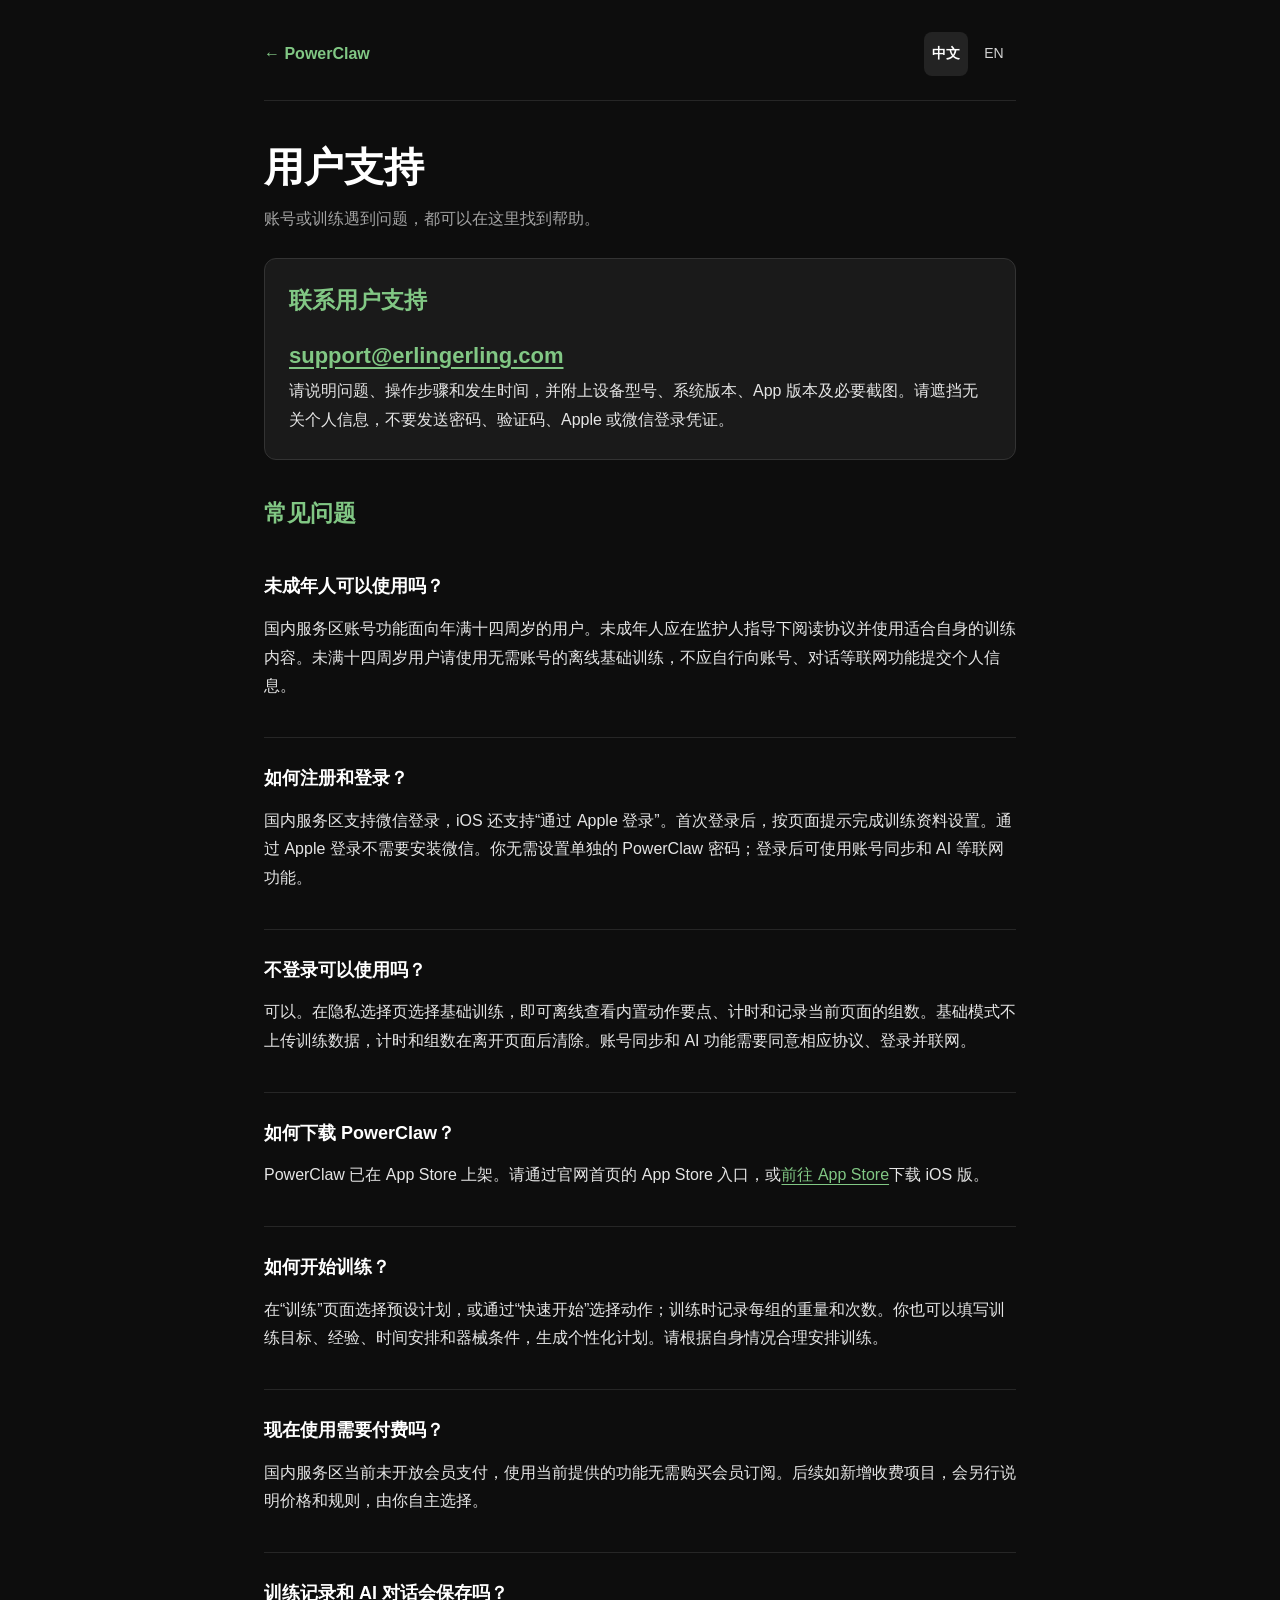
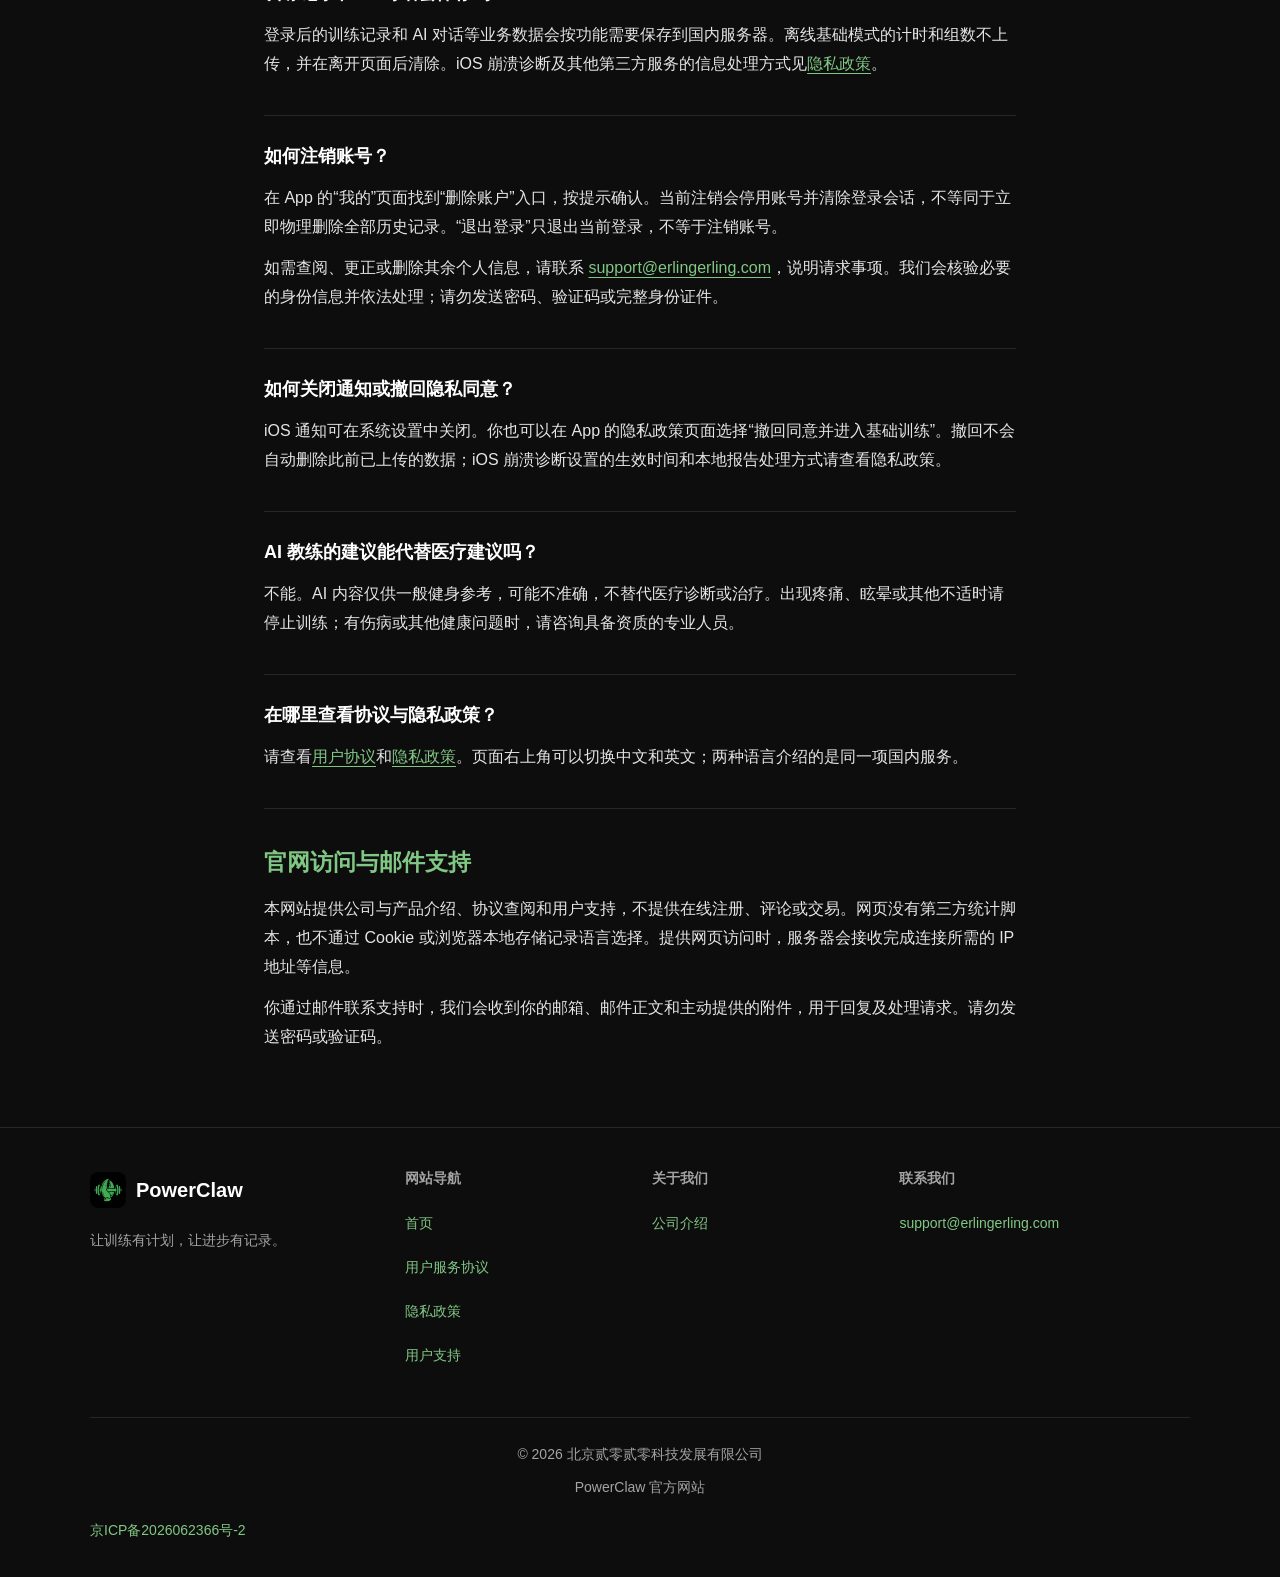
<file: support/index.html>
<!DOCTYPE html>
<html lang="zh-CN">
<head>
<meta charset="UTF-8">
<meta name="viewport" content="width=device-width, initial-scale=1">
<title>用户支持 — PowerClaw</title>
<meta name="description" content="PowerClaw 用户支持">
<meta name="theme-color" content="#0D0D0D">
<link rel="icon" type="image/png" href="/assets/logo.png">
<link rel="canonical" href="http://58.87.96.124/support/">
<link rel="alternate" hreflang="zh-CN" href="http://58.87.96.124/support/">
<link rel="alternate" hreflang="en" href="http://58.87.96.124/en/support/">
<link rel="alternate" hreflang="x-default" href="http://58.87.96.124/support/">
<meta property="og:title" content="用户支持 — PowerClaw">
<meta property="og:description" content="PowerClaw 用户支持">
<meta property="og:type" content="website">
<meta property="og:url" content="http://58.87.96.124/support/">
<meta property="og:locale" content="zh_CN">
<meta property="og:locale:alternate" content="en_US">
<meta property="og:image" content="http://58.87.96.124/assets/logo.png">

<link rel="stylesheet" href="/assets/document.css">
<link rel="stylesheet" href="/assets/shared.css">
</head>
<body>
<a class="skip-link" href="#main">跳转到正文</a>
<div class="container"><header><a href="/">← PowerClaw</a><div class="language-switch" role="group" aria-label="语言选择"><span lang="zh-CN" aria-current="true">中文</span><a href="/en/support/" lang="en" hreflang="en" aria-label="Switch to English">EN</a></div></header><main id="main"><h1>用户支持</h1>
<p class="subtitle">账号或训练遇到问题，都可以在这里找到帮助。</p>
<div class="contact-card"><h2 style="margin-top:0">联系用户支持</h2><a class="email" href="mailto:support@erlingerling.com">support@erlingerling.com</a><p>请说明问题、操作步骤和发生时间，并附上设备型号、系统版本、App 版本及必要截图。请遮挡无关个人信息，不要发送密码、验证码、Apple 或微信登录凭证。</p></div>
<h2>常见问题</h2>
<section class="faq" id="age"><h3>未成年人可以使用吗？</h3><p>国内服务区账号功能面向年满十四周岁的用户。未成年人应在监护人指导下阅读协议并使用适合自身的训练内容。未满十四周岁用户请使用无需账号的离线基础训练，不应自行向账号、对话等联网功能提交个人信息。</p></section>
<section class="faq"><h3>如何注册和登录？</h3><p>国内服务区支持微信登录，iOS 还支持“通过 Apple 登录”。首次登录后，按页面提示完成训练资料设置。通过 Apple 登录不需要安装微信。你无需设置单独的 PowerClaw 密码；登录后可使用账号同步和 AI 等联网功能。</p></section>
<section class="faq"><h3>不登录可以使用吗？</h3><p>可以。在隐私选择页选择基础训练，即可离线查看内置动作要点、计时和记录当前页面的组数。基础模式不上传训练数据，计时和组数在离开页面后清除。账号同步和 AI 功能需要同意相应协议、登录并联网。</p></section>
<section class="faq" id="testing"><h3>如何下载 PowerClaw？</h3><p>PowerClaw 已在 App Store 上架。请通过官网首页的 App Store 入口，或<a href="https://apps.apple.com/cn/app/powerclaw/id6761604798" target="_blank" rel="noopener noreferrer">前往 App Store</a>下载 iOS 版。</p></section>
<section class="faq"><h3>如何开始训练？</h3><p>在“训练”页面选择预设计划，或通过“快速开始”选择动作；训练时记录每组的重量和次数。你也可以填写训练目标、经验、时间安排和器械条件，生成个性化计划。请根据自身情况合理安排训练。</p></section>
<section class="faq"><h3>现在使用需要付费吗？</h3><p>国内服务区当前未开放会员支付，使用当前提供的功能无需购买会员订阅。后续如新增收费项目，会另行说明价格和规则，由你自主选择。</p></section>
<section class="faq"><h3>训练记录和 AI 对话会保存吗？</h3><p>登录后的训练记录和 AI 对话等业务数据会按功能需要保存到国内服务器。离线基础模式的计时和组数不上传，并在离开页面后清除。iOS 崩溃诊断及其他第三方服务的信息处理方式见<a href="/privacy/">隐私政策</a>。</p></section>
<section class="faq" id="account"><h3>如何注销账号？</h3><p>在 App 的“我的”页面找到“删除账户”入口，按提示确认。当前注销会停用账号并清除登录会话，不等同于立即物理删除全部历史记录。“退出登录”只退出当前登录，不等于注销账号。</p><p>如需查阅、更正或删除其余个人信息，请联系 <a href="mailto:support@erlingerling.com">support@erlingerling.com</a>，说明请求事项。我们会核验必要的身份信息并依法处理；请勿发送密码、验证码或完整身份证件。</p></section>
<section class="faq"><h3>如何关闭通知或撤回隐私同意？</h3><p>iOS 通知可在系统设置中关闭。你也可以在 App 的隐私政策页面选择“撤回同意并进入基础训练”。撤回不会自动删除此前已上传的数据；iOS 崩溃诊断设置的生效时间和本地报告处理方式请查看隐私政策。</p></section>
<section class="faq"><h3>AI 教练的建议能代替医疗建议吗？</h3><p>不能。AI 内容仅供一般健身参考，可能不准确，不替代医疗诊断或治疗。出现疼痛、眩晕或其他不适时请停止训练；有伤病或其他健康问题时，请咨询具备资质的专业人员。</p></section>
<section class="faq"><h3>在哪里查看协议与隐私政策？</h3><p>请查看<a href="/terms/">用户协议</a>和<a href="/privacy/">隐私政策</a>。页面右上角可以切换中文和英文；两种语言介绍的是同一项国内服务。</p></section>
<section id="website-privacy" aria-label="官网访问与邮件支持"><h2>官网访问与邮件支持</h2><p>本网站提供公司与产品介绍、协议查阅和用户支持，不提供在线注册、评论或交易。网页没有第三方统计脚本，也不通过 Cookie 或浏览器本地存储记录语言选择。提供网页访问时，服务器会接收完成连接所需的 IP 地址等信息。</p><p>你通过邮件联系支持时，我们会收到你的邮箱、邮件正文和主动提供的附件，用于回复及处理请求。请勿发送密码或验证码。</p></section>
</main></div><footer><div class="inner"><div class="footer-grid">
<div class="footer-brand"><a class="logo" href="/"><img src="/assets/logo.png" alt="" width="36" height="36">PowerClaw</a><p>让训练有计划，让进步有记录。</p></div>
<div><h2>网站导航</h2><ul><li><a href="/">首页</a></li><li><a href="/terms/">用户服务协议</a></li><li><a href="/privacy/">隐私政策</a></li><li><a href="/support/">用户支持</a></li></ul></div>
<div><h2>关于我们</h2><ul><li><a href="/#about">公司介绍</a></li></ul></div>
<div><h2>联系我们</h2><ul><li><a href="mailto:support@erlingerling.com">support@erlingerling.com</a></li></ul></div>
</div><div class="footer-bottom"><span lang="zh-CN">© 2026 北京贰零贰零科技发展有限公司</span><span>PowerClaw 官方网站</span>
<a href="https://beian.miit.gov.cn/" target="_blank" rel="noopener noreferrer" lang="zh-CN">京ICP备2026062366号-2</a>
</div></div></footer>
</body>
</html>
</file>
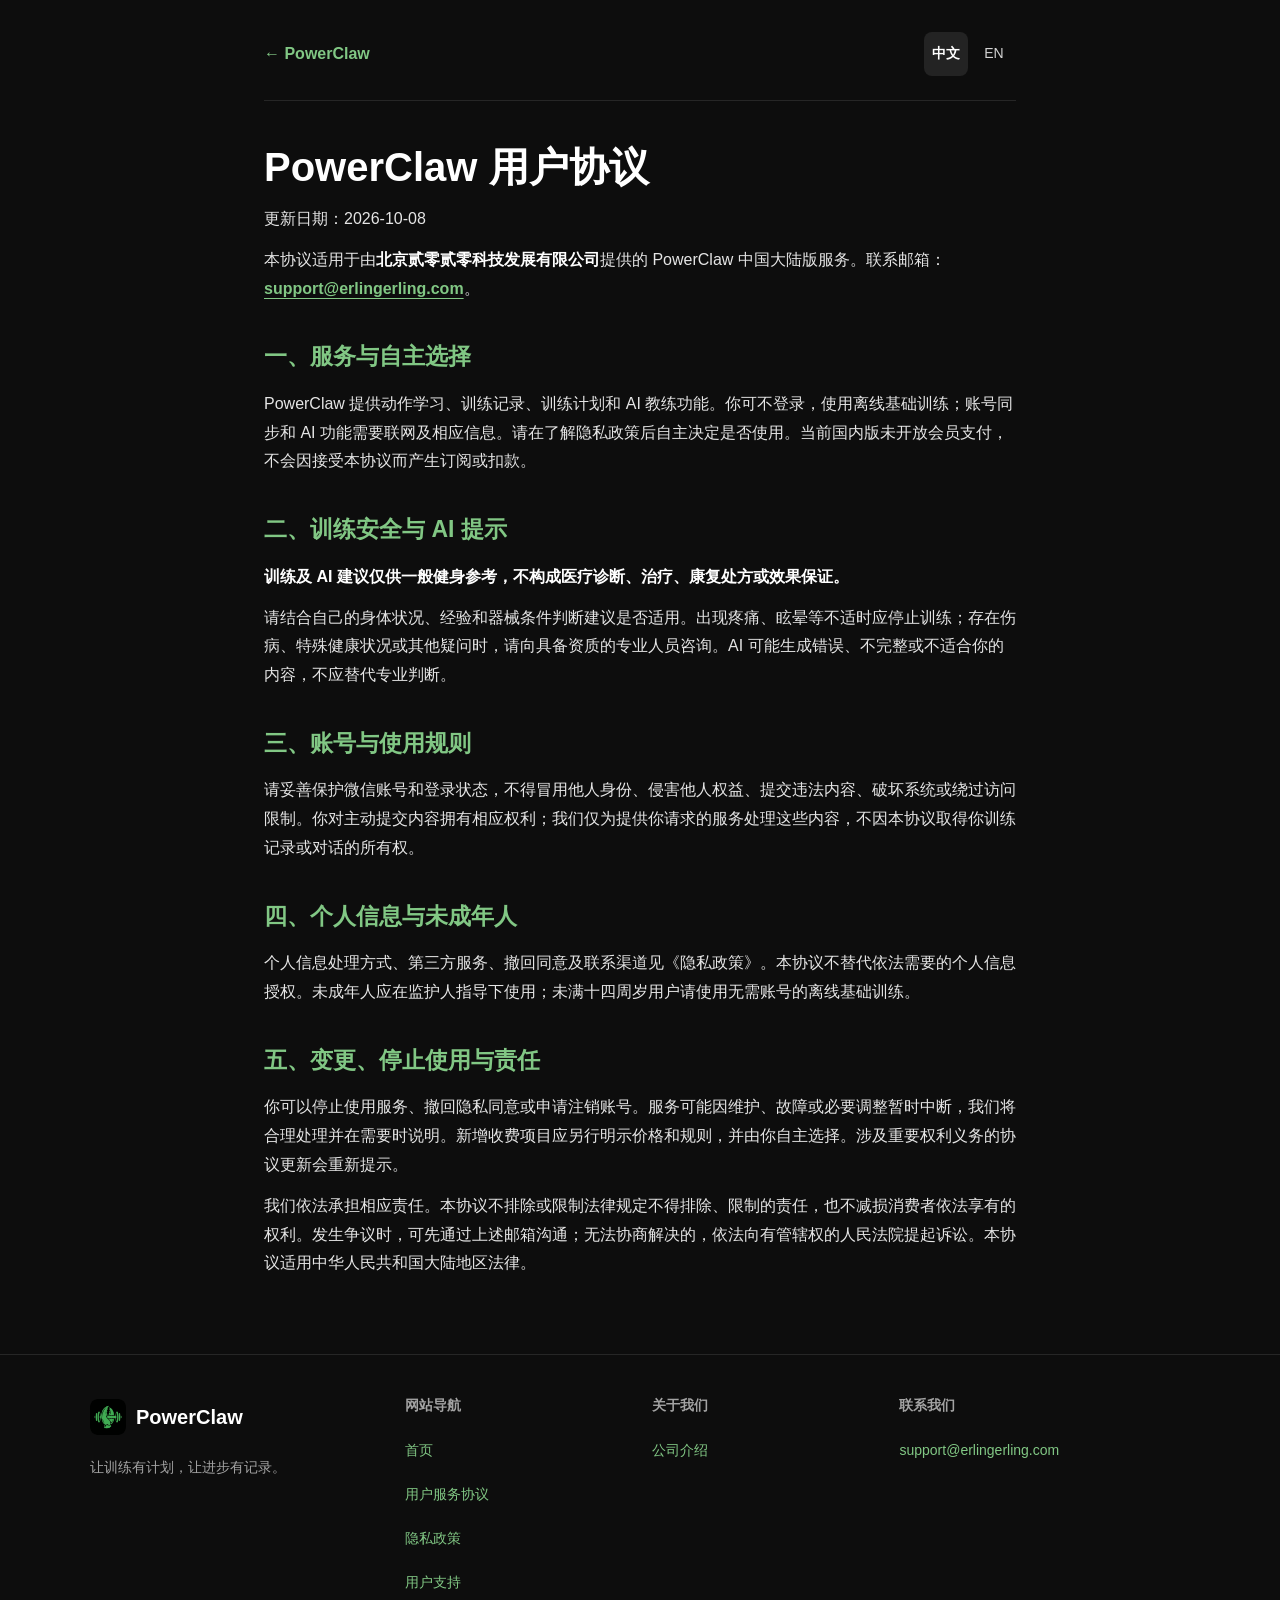
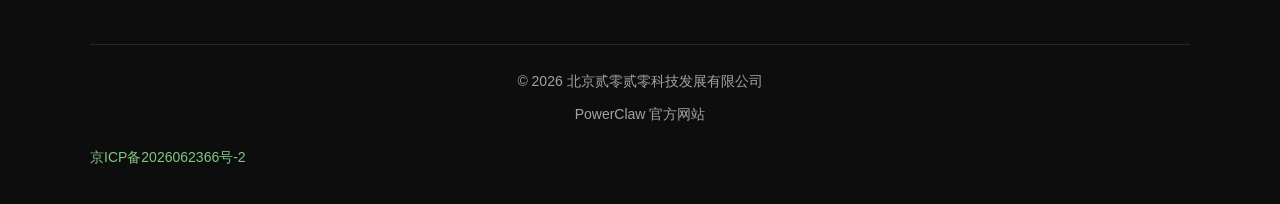
<file: terms/index.html>
<!DOCTYPE html>
<html lang="zh-CN">
<head>
<meta charset="UTF-8">
<meta name="viewport" content="width=device-width, initial-scale=1">
<title>用户服务协议 — PowerClaw</title>
<meta name="description" content="PowerClaw 用户服务协议">
<meta name="theme-color" content="#0D0D0D">
<link rel="icon" type="image/png" href="/assets/logo.png">
<link rel="canonical" href="http://58.87.96.124/terms/">
<link rel="alternate" hreflang="zh-CN" href="http://58.87.96.124/terms/">
<link rel="alternate" hreflang="en" href="http://58.87.96.124/en/terms/">
<link rel="alternate" hreflang="x-default" href="http://58.87.96.124/terms/">
<meta property="og:title" content="用户服务协议 — PowerClaw">
<meta property="og:description" content="PowerClaw 用户服务协议">
<meta property="og:type" content="website">
<meta property="og:url" content="http://58.87.96.124/terms/">
<meta property="og:locale" content="zh_CN">
<meta property="og:locale:alternate" content="en_US">
<meta property="og:image" content="http://58.87.96.124/assets/logo.png">
<meta name="robots" content="noindex, nofollow">
<link rel="stylesheet" href="/assets/document.css">
<link rel="stylesheet" href="/assets/shared.css">
</head>
<body>
<a class="skip-link" href="#main">跳转到正文</a>
<div class="container"><header><a href="/">← PowerClaw</a><div class="language-switch" role="group" aria-label="语言选择"><span lang="zh-CN" aria-current="true">中文</span><a href="/en/terms/" lang="en" hreflang="en" aria-label="Switch to English">EN</a></div></header><main id="main"><article><h1>PowerClaw 用户协议</h1>
<p>更新日期：2026-10-08</p>
<p>本协议适用于由<strong>北京贰零贰零科技发展有限公司</strong>提供的 PowerClaw 中国大陆版服务。联系邮箱：<strong><a href="mailto:support@erlingerling.com">support@erlingerling.com</a></strong>。</p>
<h2>一、服务与自主选择</h2>
<p>PowerClaw 提供动作学习、训练记录、训练计划和 AI 教练功能。你可不登录，使用离线基础训练；账号同步和 AI 功能需要联网及相应信息。请在了解隐私政策后自主决定是否使用。当前国内版未开放会员支付，不会因接受本协议而产生订阅或扣款。</p>
<h2>二、训练安全与 AI 提示</h2>
<p><strong>训练及 AI 建议仅供一般健身参考，不构成医疗诊断、治疗、康复处方或效果保证。</strong></p>
<p>请结合自己的身体状况、经验和器械条件判断建议是否适用。出现疼痛、眩晕等不适时应停止训练；存在伤病、特殊健康状况或其他疑问时，请向具备资质的专业人员咨询。AI 可能生成错误、不完整或不适合你的内容，不应替代专业判断。</p>
<h2>三、账号与使用规则</h2>
<p>请妥善保护微信账号和登录状态，不得冒用他人身份、侵害他人权益、提交违法内容、破坏系统或绕过访问限制。你对主动提交内容拥有相应权利；我们仅为提供你请求的服务处理这些内容，不因本协议取得你训练记录或对话的所有权。</p>
<h2>四、个人信息与未成年人</h2>
<p>个人信息处理方式、第三方服务、撤回同意及联系渠道见《隐私政策》。本协议不替代依法需要的个人信息授权。未成年人应在监护人指导下使用；未满十四周岁用户请使用无需账号的离线基础训练。</p>
<h2>五、变更、停止使用与责任</h2>
<p>你可以停止使用服务、撤回隐私同意或申请注销账号。服务可能因维护、故障或必要调整暂时中断，我们将合理处理并在需要时说明。新增收费项目应另行明示价格和规则，并由你自主选择。涉及重要权利义务的协议更新会重新提示。</p>
<p>我们依法承担相应责任。本协议不排除或限制法律规定不得排除、限制的责任，也不减损消费者依法享有的权利。发生争议时，可先通过上述邮箱沟通；无法协商解决的，依法向有管辖权的人民法院提起诉讼。本协议适用中华人民共和国大陆地区法律。</p>
</article>
</main></div><footer><div class="inner"><div class="footer-grid">
<div class="footer-brand"><a class="logo" href="/"><img src="/assets/logo.png" alt="" width="36" height="36">PowerClaw</a><p>让训练有计划，让进步有记录。</p></div>
<div><h2>网站导航</h2><ul><li><a href="/">首页</a></li><li><a href="/terms/">用户服务协议</a></li><li><a href="/privacy/">隐私政策</a></li><li><a href="/support/">用户支持</a></li></ul></div>
<div><h2>关于我们</h2><ul><li><a href="/#about">公司介绍</a></li></ul></div>
<div><h2>联系我们</h2><ul><li><a href="mailto:support@erlingerling.com">support@erlingerling.com</a></li></ul></div>
</div><div class="footer-bottom"><span lang="zh-CN">© 2026 北京贰零贰零科技发展有限公司</span><span>PowerClaw 官方网站</span>
<a href="https://beian.miit.gov.cn/" target="_blank" rel="noopener noreferrer" lang="zh-CN">京ICP备2026062366号-2</a>
</div></div></footer>
</body>
</html>
</file>
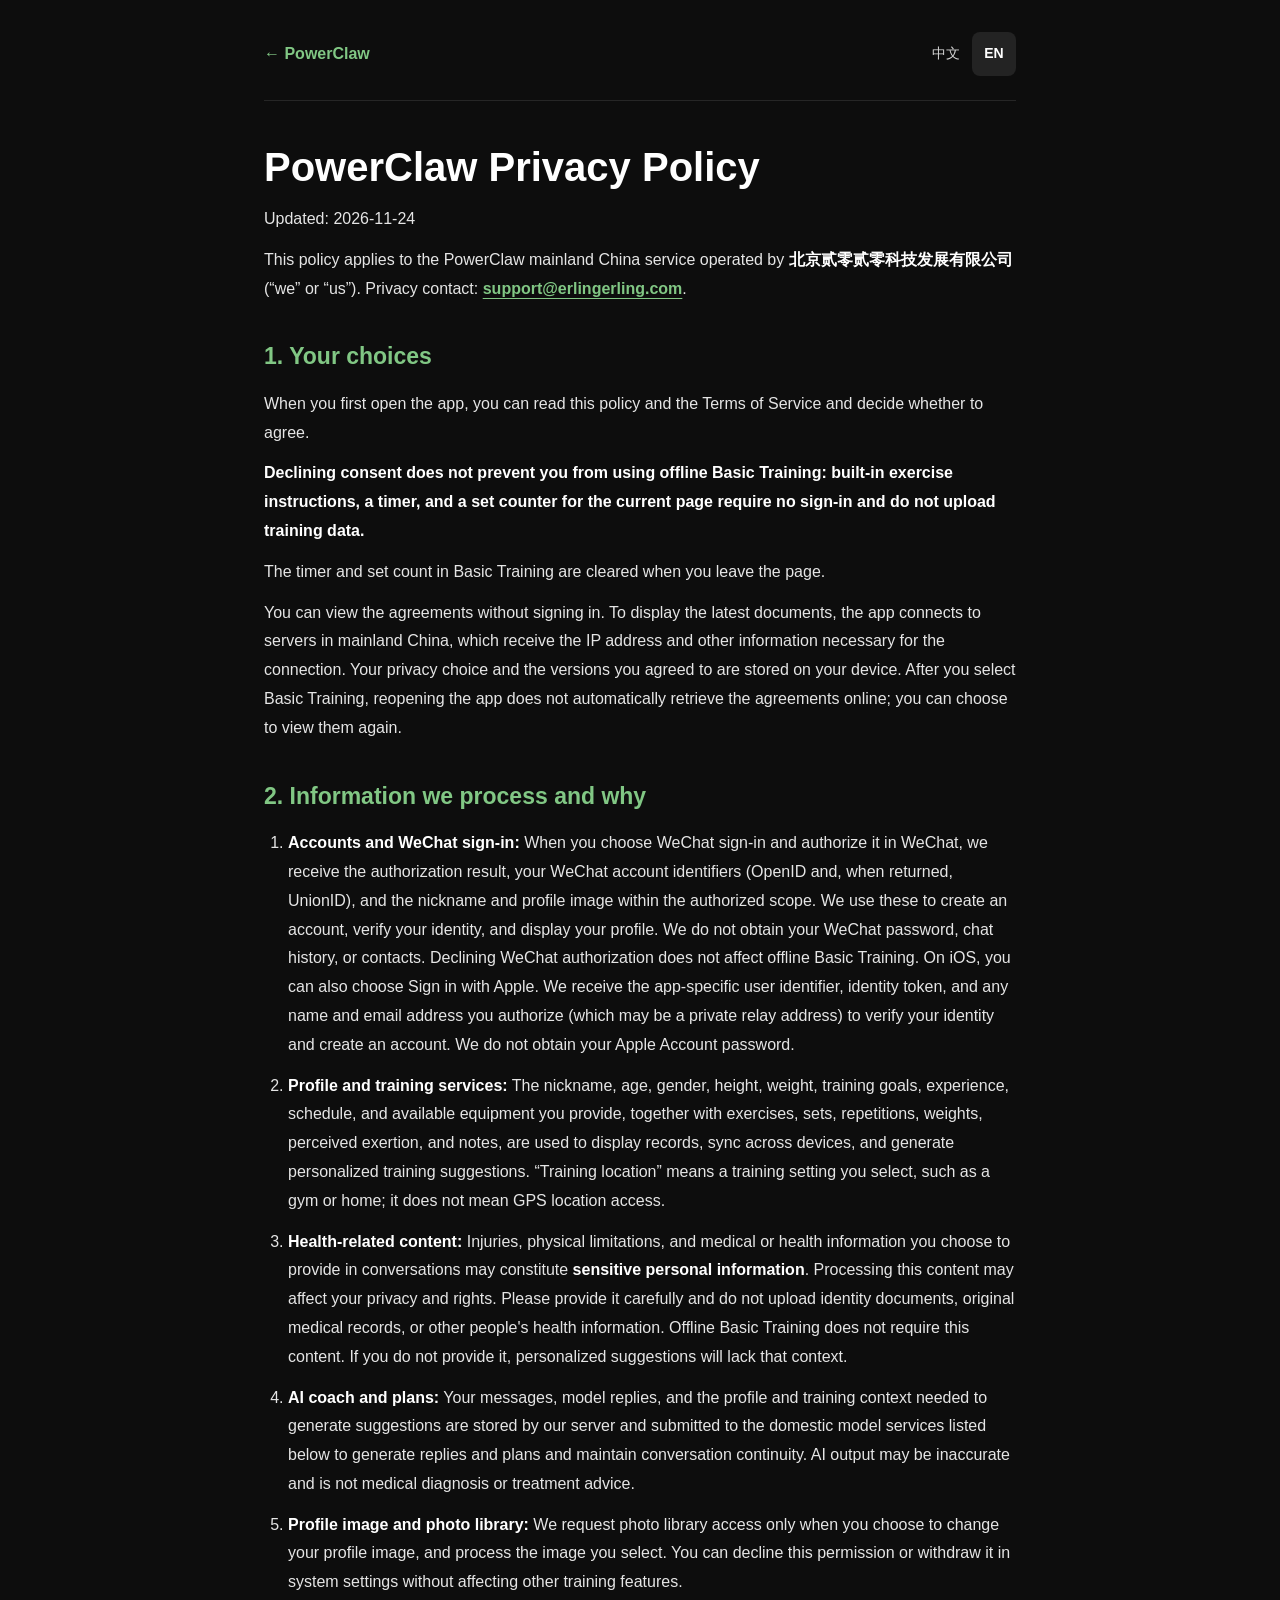
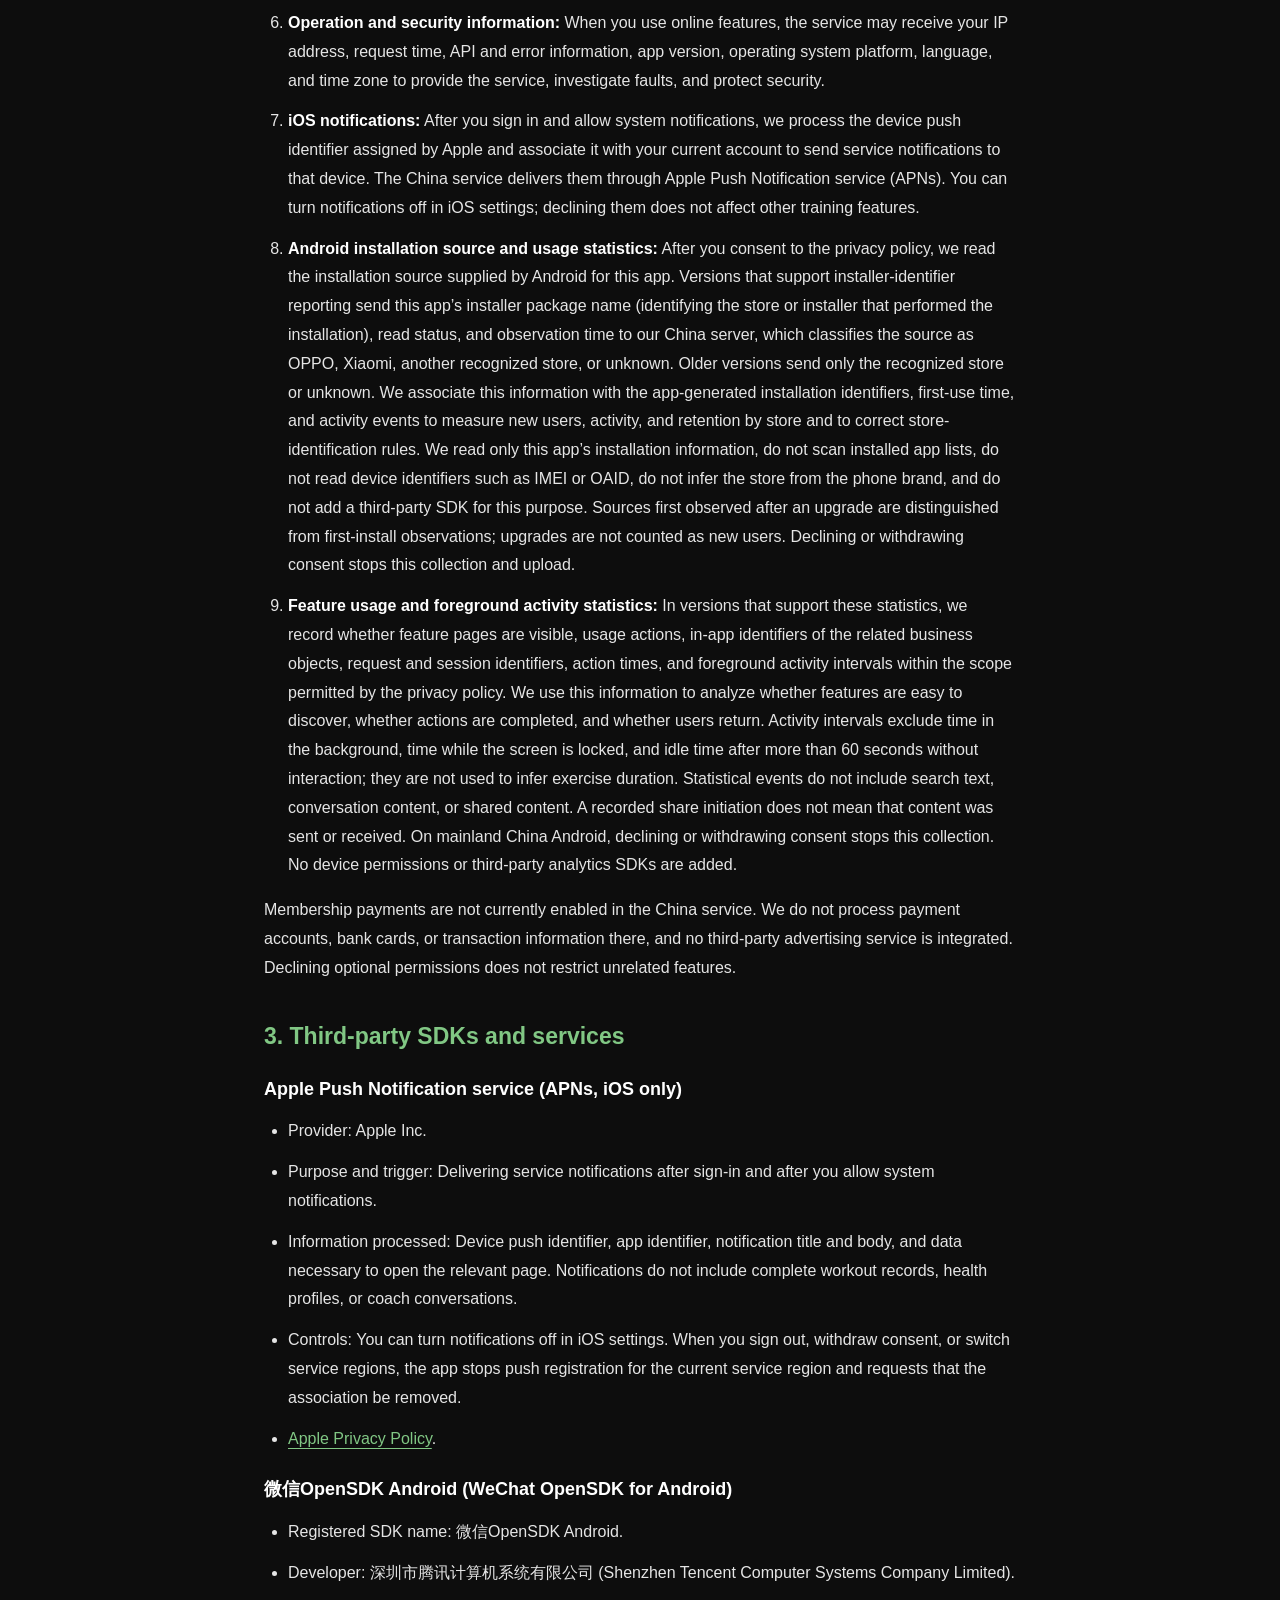
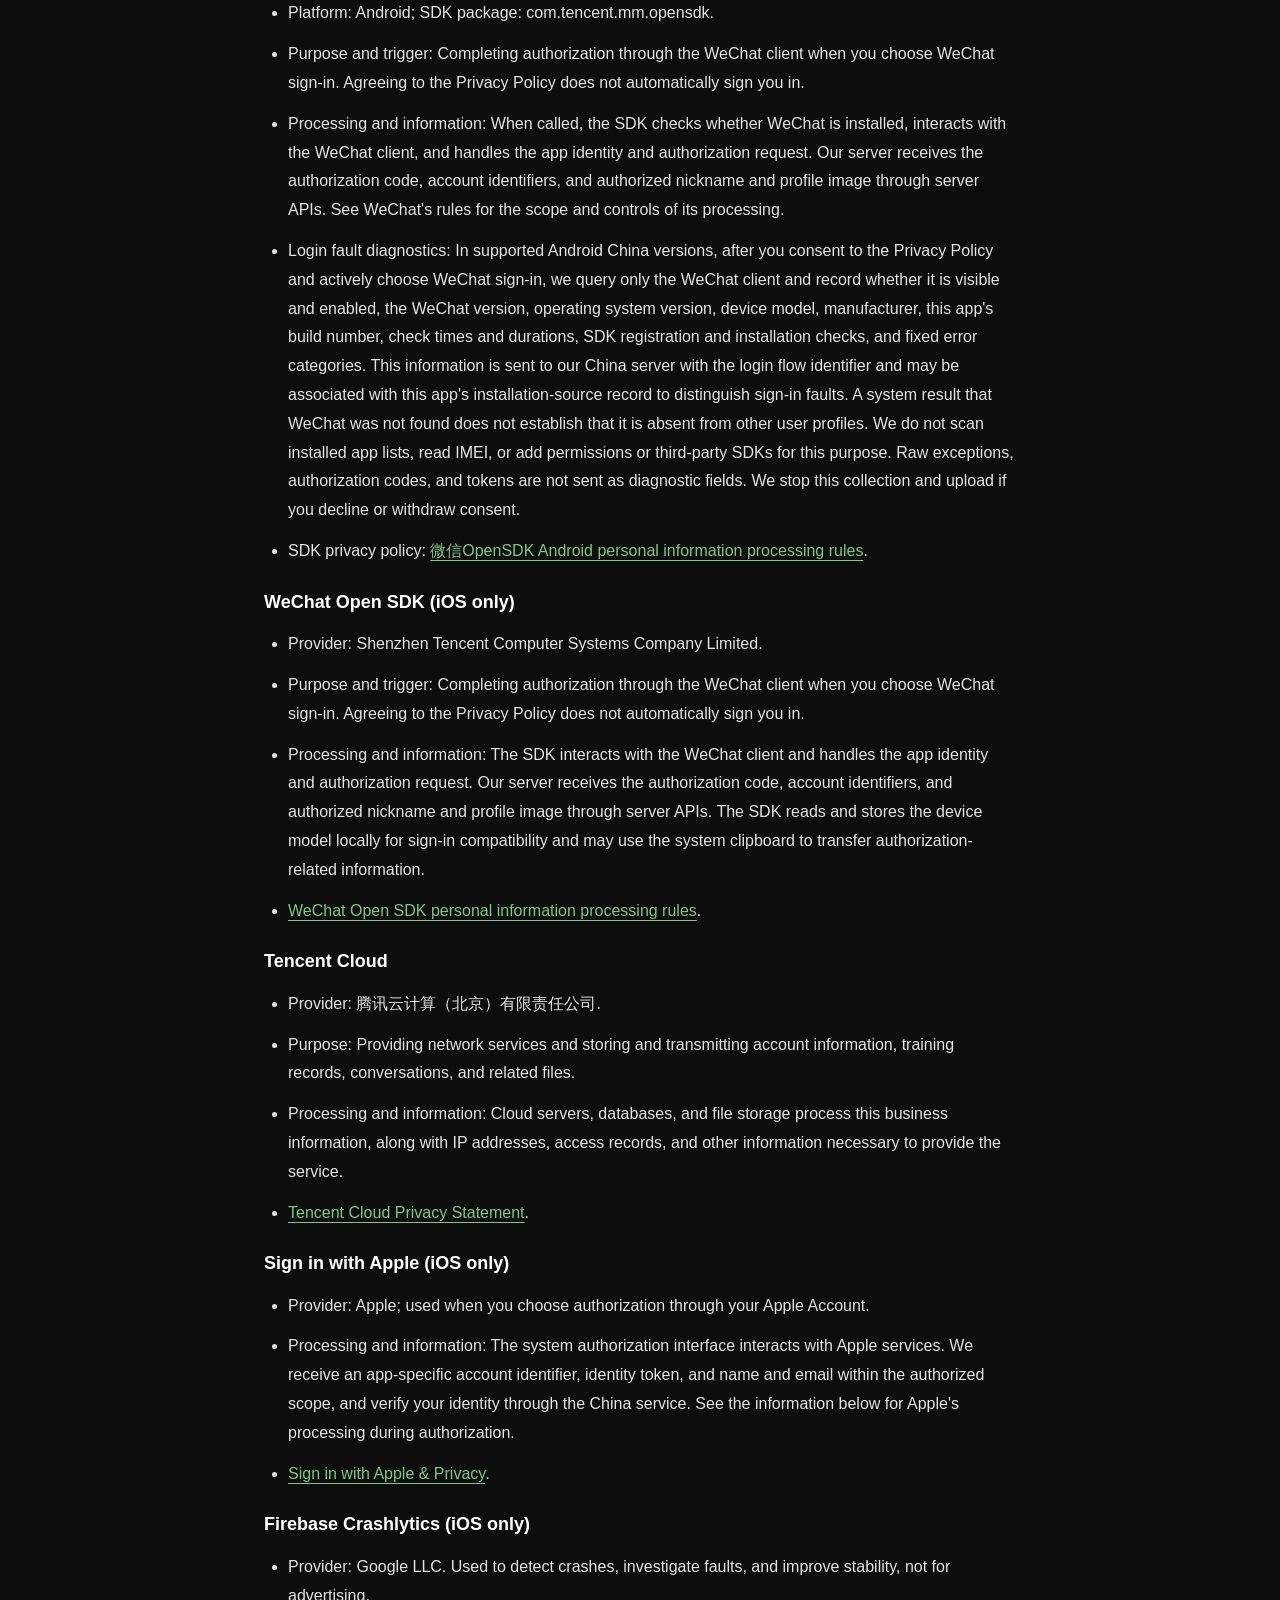
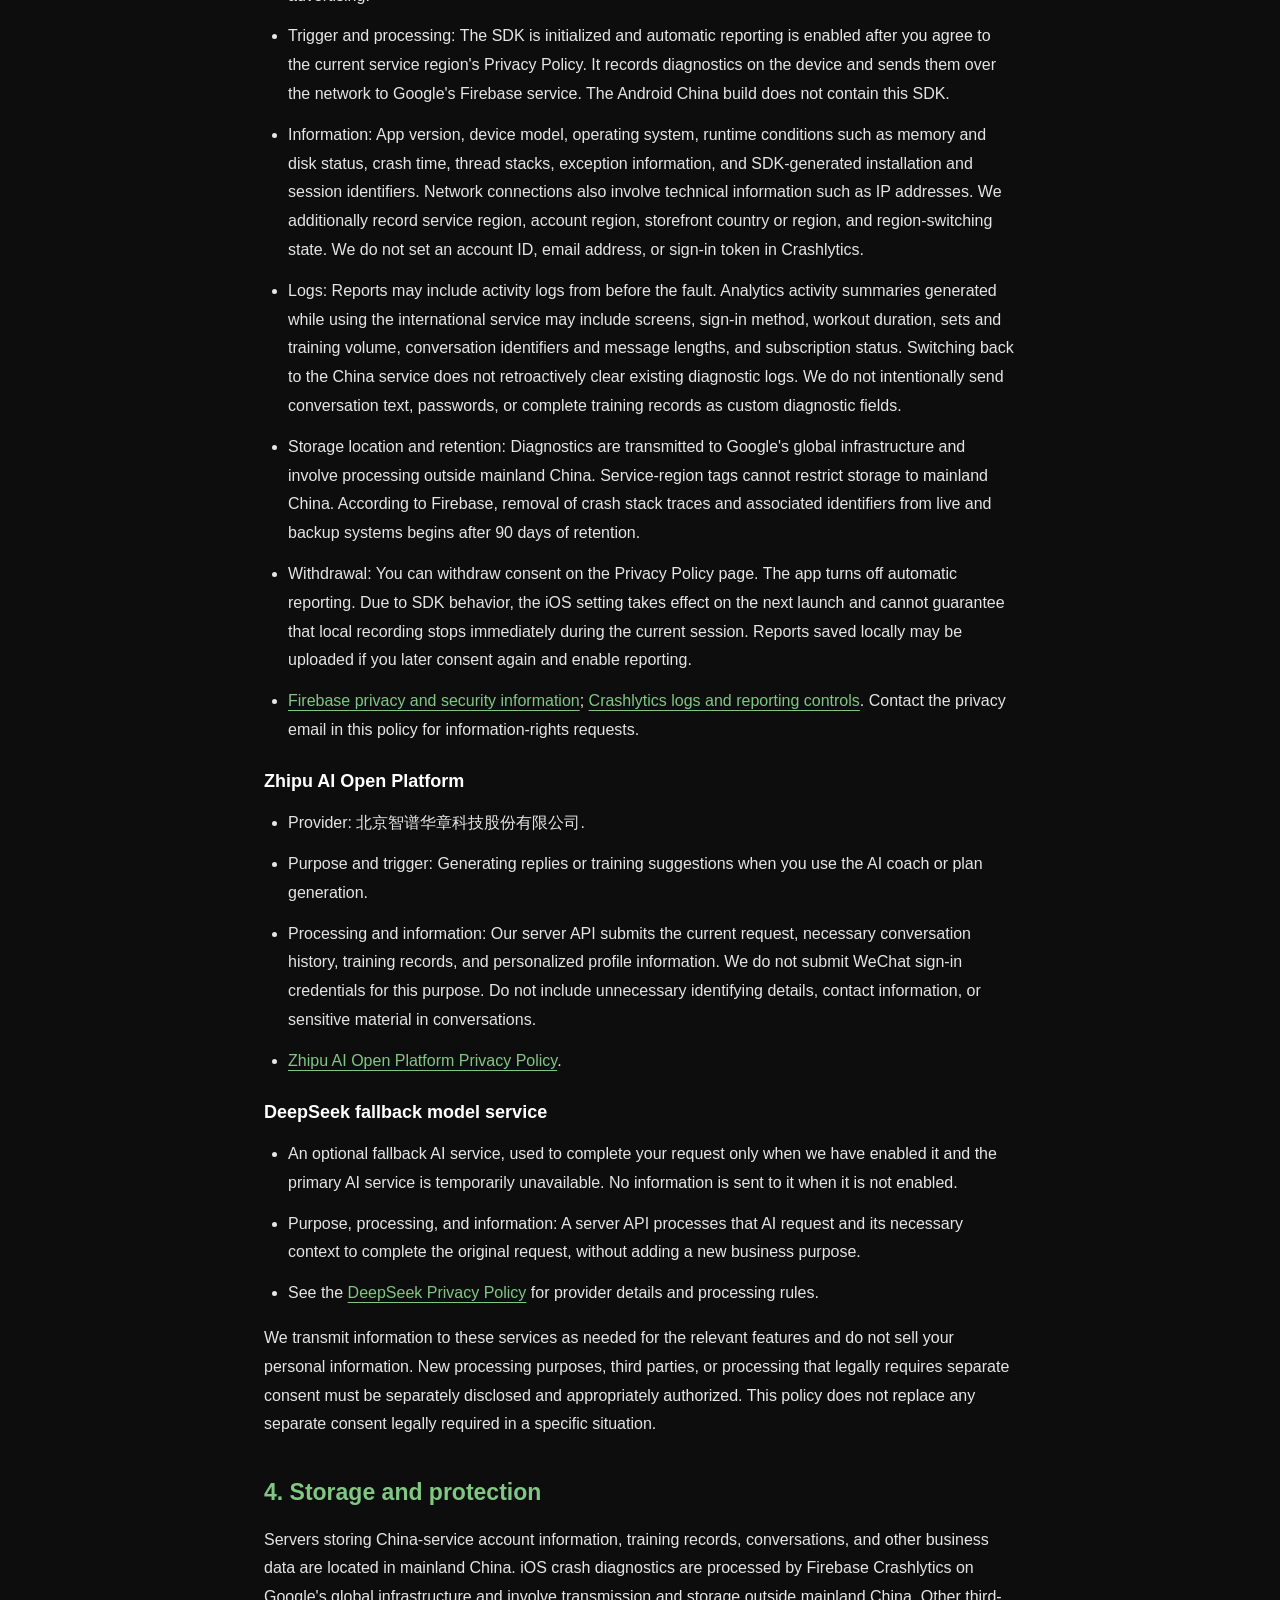
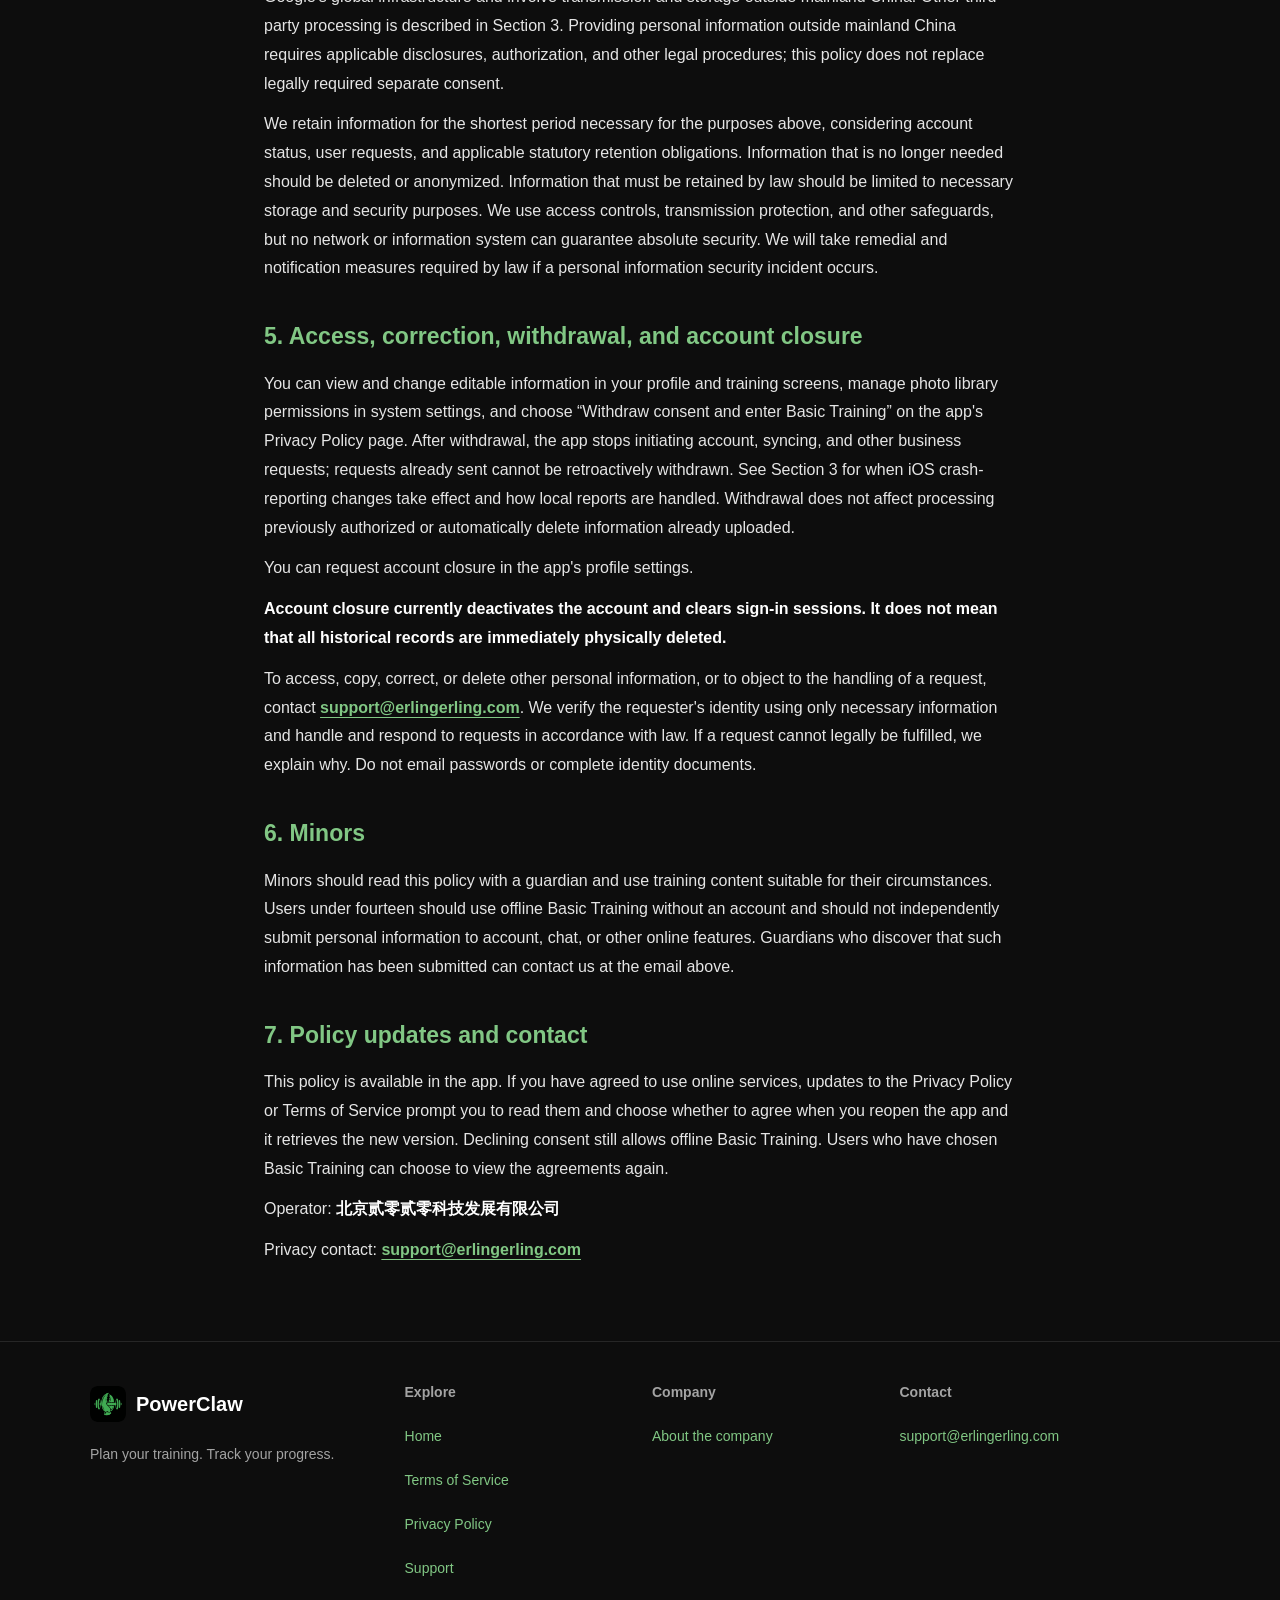
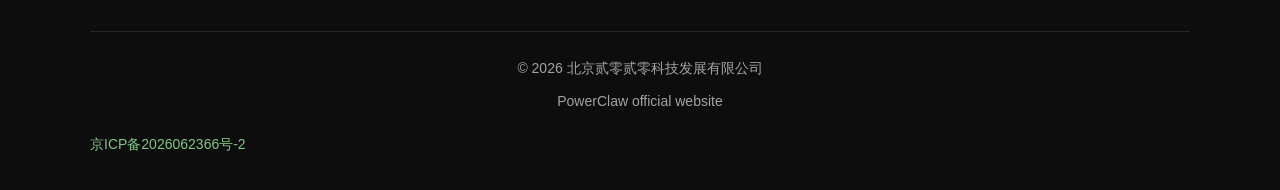
<file: en/privacy/index.html>
<!DOCTYPE html>
<html lang="en">
<head>
<meta charset="UTF-8">
<meta name="viewport" content="width=device-width, initial-scale=1">
<title>Privacy Policy — PowerClaw</title>
<meta name="description" content="PowerClaw Privacy Policy">
<meta name="theme-color" content="#0D0D0D">
<link rel="icon" type="image/png" href="/assets/logo.png">
<link rel="canonical" href="http://58.87.96.124/en/privacy/">
<link rel="alternate" hreflang="zh-CN" href="http://58.87.96.124/privacy/">
<link rel="alternate" hreflang="en" href="http://58.87.96.124/en/privacy/">
<link rel="alternate" hreflang="x-default" href="http://58.87.96.124/privacy/">
<meta property="og:title" content="Privacy Policy — PowerClaw">
<meta property="og:description" content="PowerClaw Privacy Policy">
<meta property="og:type" content="website">
<meta property="og:url" content="http://58.87.96.124/en/privacy/">
<meta property="og:locale" content="en_US">
<meta property="og:locale:alternate" content="zh_CN">
<meta property="og:image" content="http://58.87.96.124/assets/logo.png">
<meta name="robots" content="noindex, nofollow">
<link rel="stylesheet" href="/assets/document.css">
<link rel="stylesheet" href="/assets/shared.css">
</head>
<body>
<a class="skip-link" href="#main">Skip to content</a>
<div class="container"><header><a href="/en/">← PowerClaw</a><div class="language-switch" role="group" aria-label="Language selection"><a href="/privacy/" lang="zh-CN" hreflang="zh-CN" aria-label="切换到中文">中文</a><span lang="en" aria-current="true">EN</span></div></header><main id="main"><article><h1>PowerClaw Privacy Policy</h1>
<p>Updated: 2026-11-24</p>
<p>This policy applies to the PowerClaw mainland China service operated by <strong>北京贰零贰零科技发展有限公司</strong> (“we” or “us”). Privacy contact: <strong><a href="mailto:support@erlingerling.com">support@erlingerling.com</a></strong>.</p>
<h2>1. Your choices</h2>
<p>When you first open the app, you can read this policy and the Terms of Service and decide whether to agree.</p>
<p><strong>Declining consent does not prevent you from using offline Basic Training: built-in exercise instructions, a timer, and a set counter for the current page require no sign-in and do not upload training data.</strong></p>
<p>The timer and set count in Basic Training are cleared when you leave the page.</p>
<p>You can view the agreements without signing in. To display the latest documents, the app connects to servers in mainland China, which receive the IP address and other information necessary for the connection. Your privacy choice and the versions you agreed to are stored on your device. After you select Basic Training, reopening the app does not automatically retrieve the agreements online; you can choose to view them again.</p>
<h2>2. Information we process and why</h2>
<ol><li><strong>Accounts and WeChat sign-in:</strong> When you choose WeChat sign-in and authorize it in WeChat, we receive the authorization result, your WeChat account identifiers (OpenID and, when returned, UnionID), and the nickname and profile image within the authorized scope. We use these to create an account, verify your identity, and display your profile. We do not obtain your WeChat password, chat history, or contacts. Declining WeChat authorization does not affect offline Basic Training. On iOS, you can also choose Sign in with Apple. We receive the app-specific user identifier, identity token, and any name and email address you authorize (which may be a private relay address) to verify your identity and create an account. We do not obtain your Apple Account password.</li><li><strong>Profile and training services:</strong> The nickname, age, gender, height, weight, training goals, experience, schedule, and available equipment you provide, together with exercises, sets, repetitions, weights, perceived exertion, and notes, are used to display records, sync across devices, and generate personalized training suggestions. “Training location” means a training setting you select, such as a gym or home; it does not mean GPS location access.</li><li><strong>Health-related content:</strong> Injuries, physical limitations, and medical or health information you choose to provide in conversations may constitute <strong>sensitive personal information</strong>. Processing this content may affect your privacy and rights. Please provide it carefully and do not upload identity documents, original medical records, or other people's health information. Offline Basic Training does not require this content. If you do not provide it, personalized suggestions will lack that context.</li><li><strong>AI coach and plans:</strong> Your messages, model replies, and the profile and training context needed to generate suggestions are stored by our server and submitted to the domestic model services listed below to generate replies and plans and maintain conversation continuity. AI output may be inaccurate and is not medical diagnosis or treatment advice.</li><li><strong>Profile image and photo library:</strong> We request photo library access only when you choose to change your profile image, and process the image you select. You can decline this permission or withdraw it in system settings without affecting other training features.</li><li><strong>Operation and security information:</strong> When you use online features, the service may receive your IP address, request time, API and error information, app version, operating system platform, language, and time zone to provide the service, investigate faults, and protect security.</li><li><strong>iOS notifications:</strong> After you sign in and allow system notifications, we process the device push identifier assigned by Apple and associate it with your current account to send service notifications to that device. The China service delivers them through Apple Push Notification service (APNs). You can turn notifications off in iOS settings; declining them does not affect other training features.</li><li><strong>Android installation source and usage statistics:</strong> After you consent to the privacy policy, we read the installation source supplied by Android for this app. Versions that support installer-identifier reporting send this app’s installer package name (identifying the store or installer that performed the installation), read status, and observation time to our China server, which classifies the source as OPPO, Xiaomi, another recognized store, or unknown. Older versions send only the recognized store or unknown. We associate this information with the app-generated installation identifiers, first-use time, and activity events to measure new users, activity, and retention by store and to correct store-identification rules. We read only this app’s installation information, do not scan installed app lists, do not read device identifiers such as IMEI or OAID, do not infer the store from the phone brand, and do not add a third-party SDK for this purpose. Sources first observed after an upgrade are distinguished from first-install observations; upgrades are not counted as new users. Declining or withdrawing consent stops this collection and upload.</li>
<li><strong>Feature usage and foreground activity statistics:</strong> In versions that support these statistics, we record whether feature pages are visible, usage actions, in-app identifiers of the related business objects, request and session identifiers, action times, and foreground activity intervals within the scope permitted by the privacy policy. We use this information to analyze whether features are easy to discover, whether actions are completed, and whether users return. Activity intervals exclude time in the background, time while the screen is locked, and idle time after more than 60 seconds without interaction; they are not used to infer exercise duration. Statistical events do not include search text, conversation content, or shared content. A recorded share initiation does not mean that content was sent or received. On mainland China Android, declining or withdrawing consent stops this collection. No device permissions or third-party analytics SDKs are added.</li>
</ol>
<p>Membership payments are not currently enabled in the China service. We do not process payment accounts, bank cards, or transaction information there, and no third-party advertising service is integrated. Declining optional permissions does not restrict unrelated features.</p>
<h2>3. Third-party SDKs and services</h2>
<h3>Apple Push Notification service (APNs, iOS only)</h3>
<ul><li>Provider: Apple Inc.</li><li>Purpose and trigger: Delivering service notifications after sign-in and after you allow system notifications.</li><li>Information processed: Device push identifier, app identifier, notification title and body, and data necessary to open the relevant page. Notifications do not include complete workout records, health profiles, or coach conversations.</li><li>Controls: You can turn notifications off in iOS settings. When you sign out, withdraw consent, or switch service regions, the app stops push registration for the current service region and requests that the association be removed.</li><li><a href="https://www.apple.com/legal/privacy/szh/">Apple Privacy Policy</a>.</li></ul>
<h3>微信OpenSDK Android (WeChat OpenSDK for Android)</h3>
<ul>
<li>Registered SDK name: 微信OpenSDK Android.</li>
<li>Developer: 深圳市腾讯计算机系统有限公司 (Shenzhen Tencent Computer Systems Company Limited).</li>
<li>Platform: Android; SDK package: com.tencent.mm.opensdk.</li>
<li>Purpose and trigger: Completing authorization through the WeChat client when you choose WeChat sign-in. Agreeing to the Privacy Policy does not automatically sign you in.</li>
<li>Processing and information: When called, the SDK checks whether WeChat is installed, interacts with the WeChat client, and handles the app identity and authorization request. Our server receives the authorization code, account identifiers, and authorized nickname and profile image through server APIs. See WeChat's rules for the scope and controls of its processing.</li>
<li>Login fault diagnostics: In supported Android China versions, after you consent to the Privacy Policy and actively choose WeChat sign-in, we query only the WeChat client and record whether it is visible and enabled, the WeChat version, operating system version, device model, manufacturer, this app's build number, check times and durations, SDK registration and installation checks, and fixed error categories. This information is sent to our China server with the login flow identifier and may be associated with this app's installation-source record to distinguish sign-in faults. A system result that WeChat was not found does not establish that it is absent from other user profiles. We do not scan installed app lists, read IMEI, or add permissions or third-party SDKs for this purpose. Raw exceptions, authorization codes, and tokens are not sent as diagnostic fields. We stop this collection and upload if you decline or withdraw consent.</li>
<li>SDK privacy policy: <a href="https://support.weixin.qq.com/cgi-bin/mmsupportacctnodeweb-bin/pages/RYiYJkLOrQwu0nb8">微信OpenSDK Android personal information processing rules</a>.</li>
</ul>
<h3>WeChat Open SDK (iOS only)</h3>
<ul>
<li>Provider: Shenzhen Tencent Computer Systems Company Limited.</li>
<li>Purpose and trigger: Completing authorization through the WeChat client when you choose WeChat sign-in. Agreeing to the Privacy Policy does not automatically sign you in.</li>
<li>Processing and information: The SDK interacts with the WeChat client and handles the app identity and authorization request. Our server receives the authorization code, account identifiers, and authorized nickname and profile image through server APIs. The SDK reads and stores the device model locally for sign-in compatibility and may use the system clipboard to transfer authorization-related information.</li>
<li><a href="https://support.weixin.qq.com/cgi-bin/mmsupportacctnodeweb-bin/pages/RYiYJkLOrQwu0nb8">WeChat Open SDK personal information processing rules</a>.</li>
</ul>
<h3>Tencent Cloud</h3>
<ul><li>Provider: 腾讯云计算（北京）有限责任公司.</li><li>Purpose: Providing network services and storing and transmitting account information, training records, conversations, and related files.</li><li>Processing and information: Cloud servers, databases, and file storage process this business information, along with IP addresses, access records, and other information necessary to provide the service.</li><li><a href="https://cloud.tencent.com/document/product/301/11470">Tencent Cloud Privacy Statement</a>.</li></ul>
<h3>Sign in with Apple (iOS only)</h3>
<ul><li>Provider: Apple; used when you choose authorization through your Apple Account.</li><li>Processing and information: The system authorization interface interacts with Apple services. We receive an app-specific account identifier, identity token, and name and email within the authorized scope, and verify your identity through the China service. See the information below for Apple's processing during authorization.</li><li><a href="https://www.apple.com/legal/privacy/data/zh-cn/sign-in-with-apple/">Sign in with Apple &amp; Privacy</a>.</li></ul>
<h3>Firebase Crashlytics (iOS only)</h3>
<ul><li>Provider: Google LLC. Used to detect crashes, investigate faults, and improve stability, not for advertising.</li><li>Trigger and processing: The SDK is initialized and automatic reporting is enabled after you agree to the current service region's Privacy Policy. It records diagnostics on the device and sends them over the network to Google's Firebase service. The Android China build does not contain this SDK.</li><li>Information: App version, device model, operating system, runtime conditions such as memory and disk status, crash time, thread stacks, exception information, and SDK-generated installation and session identifiers. Network connections also involve technical information such as IP addresses. We additionally record service region, account region, storefront country or region, and region-switching state. We do not set an account ID, email address, or sign-in token in Crashlytics.</li><li>Logs: Reports may include activity logs from before the fault. Analytics activity summaries generated while using the international service may include screens, sign-in method, workout duration, sets and training volume, conversation identifiers and message lengths, and subscription status. Switching back to the China service does not retroactively clear existing diagnostic logs. We do not intentionally send conversation text, passwords, or complete training records as custom diagnostic fields.</li><li>Storage location and retention: Diagnostics are transmitted to Google's global infrastructure and involve processing outside mainland China. Service-region tags cannot restrict storage to mainland China. According to Firebase, removal of crash stack traces and associated identifiers from live and backup systems begins after 90 days of retention.</li><li>Withdrawal: You can withdraw consent on the Privacy Policy page. The app turns off automatic reporting. Due to SDK behavior, the iOS setting takes effect on the next launch and cannot guarantee that local recording stops immediately during the current session. Reports saved locally may be uploaded if you later consent again and enable reporting.</li><li><a href="https://firebase.google.com/support/privacy">Firebase privacy and security information</a>; <a href="https://firebase.google.com/docs/crashlytics/ios/customize-crash-reports">Crashlytics logs and reporting controls</a>. Contact the privacy email in this policy for information-rights requests.</li></ul>
<h3>Zhipu AI Open Platform</h3>
<ul><li>Provider: 北京智谱华章科技股份有限公司.</li><li>Purpose and trigger: Generating replies or training suggestions when you use the AI coach or plan generation.</li><li>Processing and information: Our server API submits the current request, necessary conversation history, training records, and personalized profile information. We do not submit WeChat sign-in credentials for this purpose. Do not include unnecessary identifying details, contact information, or sensitive material in conversations.</li><li><a href="https://docs.bigmodel.cn/cn/terms/privacy-policy">Zhipu AI Open Platform Privacy Policy</a>.</li></ul>
<h3>DeepSeek fallback model service</h3>
<ul><li>An optional fallback AI service, used to complete your request only when we have enabled it and the primary AI service is temporarily unavailable. No information is sent to it when it is not enabled.</li><li>Purpose, processing, and information: A server API processes that AI request and its necessary context to complete the original request, without adding a new business purpose.</li><li>See the <a href="https://cdn.deepseek.com/policies/zh-CN/deepseek-privacy-policy.html">DeepSeek Privacy Policy</a> for provider details and processing rules.</li></ul>
<p>We transmit information to these services as needed for the relevant features and do not sell your personal information. New processing purposes, third parties, or processing that legally requires separate consent must be separately disclosed and appropriately authorized. This policy does not replace any separate consent legally required in a specific situation.</p>
<h2>4. Storage and protection</h2>
<p>Servers storing China-service account information, training records, conversations, and other business data are located in mainland China. iOS crash diagnostics are processed by Firebase Crashlytics on Google's global infrastructure and involve transmission and storage outside mainland China. Other third-party processing is described in Section 3. Providing personal information outside mainland China requires applicable disclosures, authorization, and other legal procedures; this policy does not replace legally required separate consent.</p>
<p>We retain information for the shortest period necessary for the purposes above, considering account status, user requests, and applicable statutory retention obligations. Information that is no longer needed should be deleted or anonymized. Information that must be retained by law should be limited to necessary storage and security purposes. We use access controls, transmission protection, and other safeguards, but no network or information system can guarantee absolute security. We will take remedial and notification measures required by law if a personal information security incident occurs.</p>
<h2>5. Access, correction, withdrawal, and account closure</h2>
<p>You can view and change editable information in your profile and training screens, manage photo library permissions in system settings, and choose “Withdraw consent and enter Basic Training” on the app's Privacy Policy page. After withdrawal, the app stops initiating account, syncing, and other business requests; requests already sent cannot be retroactively withdrawn. See Section 3 for when iOS crash-reporting changes take effect and how local reports are handled. Withdrawal does not affect processing previously authorized or automatically delete information already uploaded.</p>
<p>You can request account closure in the app's profile settings.</p>
<p><strong>Account closure currently deactivates the account and clears sign-in sessions. It does not mean that all historical records are immediately physically deleted.</strong></p>
<p>To access, copy, correct, or delete other personal information, or to object to the handling of a request, contact <strong><a href="mailto:support@erlingerling.com">support@erlingerling.com</a></strong>. We verify the requester's identity using only necessary information and handle and respond to requests in accordance with law. If a request cannot legally be fulfilled, we explain why. Do not email passwords or complete identity documents.</p>
<h2>6. Minors</h2>
<p>Minors should read this policy with a guardian and use training content suitable for their circumstances. Users under fourteen should use offline Basic Training without an account and should not independently submit personal information to account, chat, or other online features. Guardians who discover that such information has been submitted can contact us at the email above.</p>
<h2>7. Policy updates and contact</h2>
<p>This policy is available in the app. If you have agreed to use online services, updates to the Privacy Policy or Terms of Service prompt you to read them and choose whether to agree when you reopen the app and it retrieves the new version. Declining consent still allows offline Basic Training. Users who have chosen Basic Training can choose to view the agreements again.</p>
<p>Operator: <strong>北京贰零贰零科技发展有限公司</strong></p>
<p>Privacy contact: <strong><a href="mailto:support@erlingerling.com">support@erlingerling.com</a></strong></p></article>
</main></div><footer><div class="inner"><div class="footer-grid">
<div class="footer-brand"><a class="logo" href="/en/"><img src="/assets/logo.png" alt="" width="36" height="36">PowerClaw</a><p>Plan your training. Track your progress.</p></div>
<div><h2>Explore</h2><ul><li><a href="/en/">Home</a></li><li><a href="/en/terms/">Terms of Service</a></li><li><a href="/en/privacy/">Privacy Policy</a></li><li><a href="/en/support/">Support</a></li></ul></div>
<div><h2>Company</h2><ul><li><a href="/en/#about">About the company</a></li></ul></div>
<div><h2>Contact</h2><ul><li><a href="mailto:support@erlingerling.com">support@erlingerling.com</a></li></ul></div>
</div><div class="footer-bottom"><span lang="zh-CN">© 2026 北京贰零贰零科技发展有限公司</span><span>PowerClaw official website</span>
<a href="https://beian.miit.gov.cn/" target="_blank" rel="noopener noreferrer" lang="zh-CN">京ICP备2026062366号-2</a>
</div></div></footer>
</body>
</html>
</file>
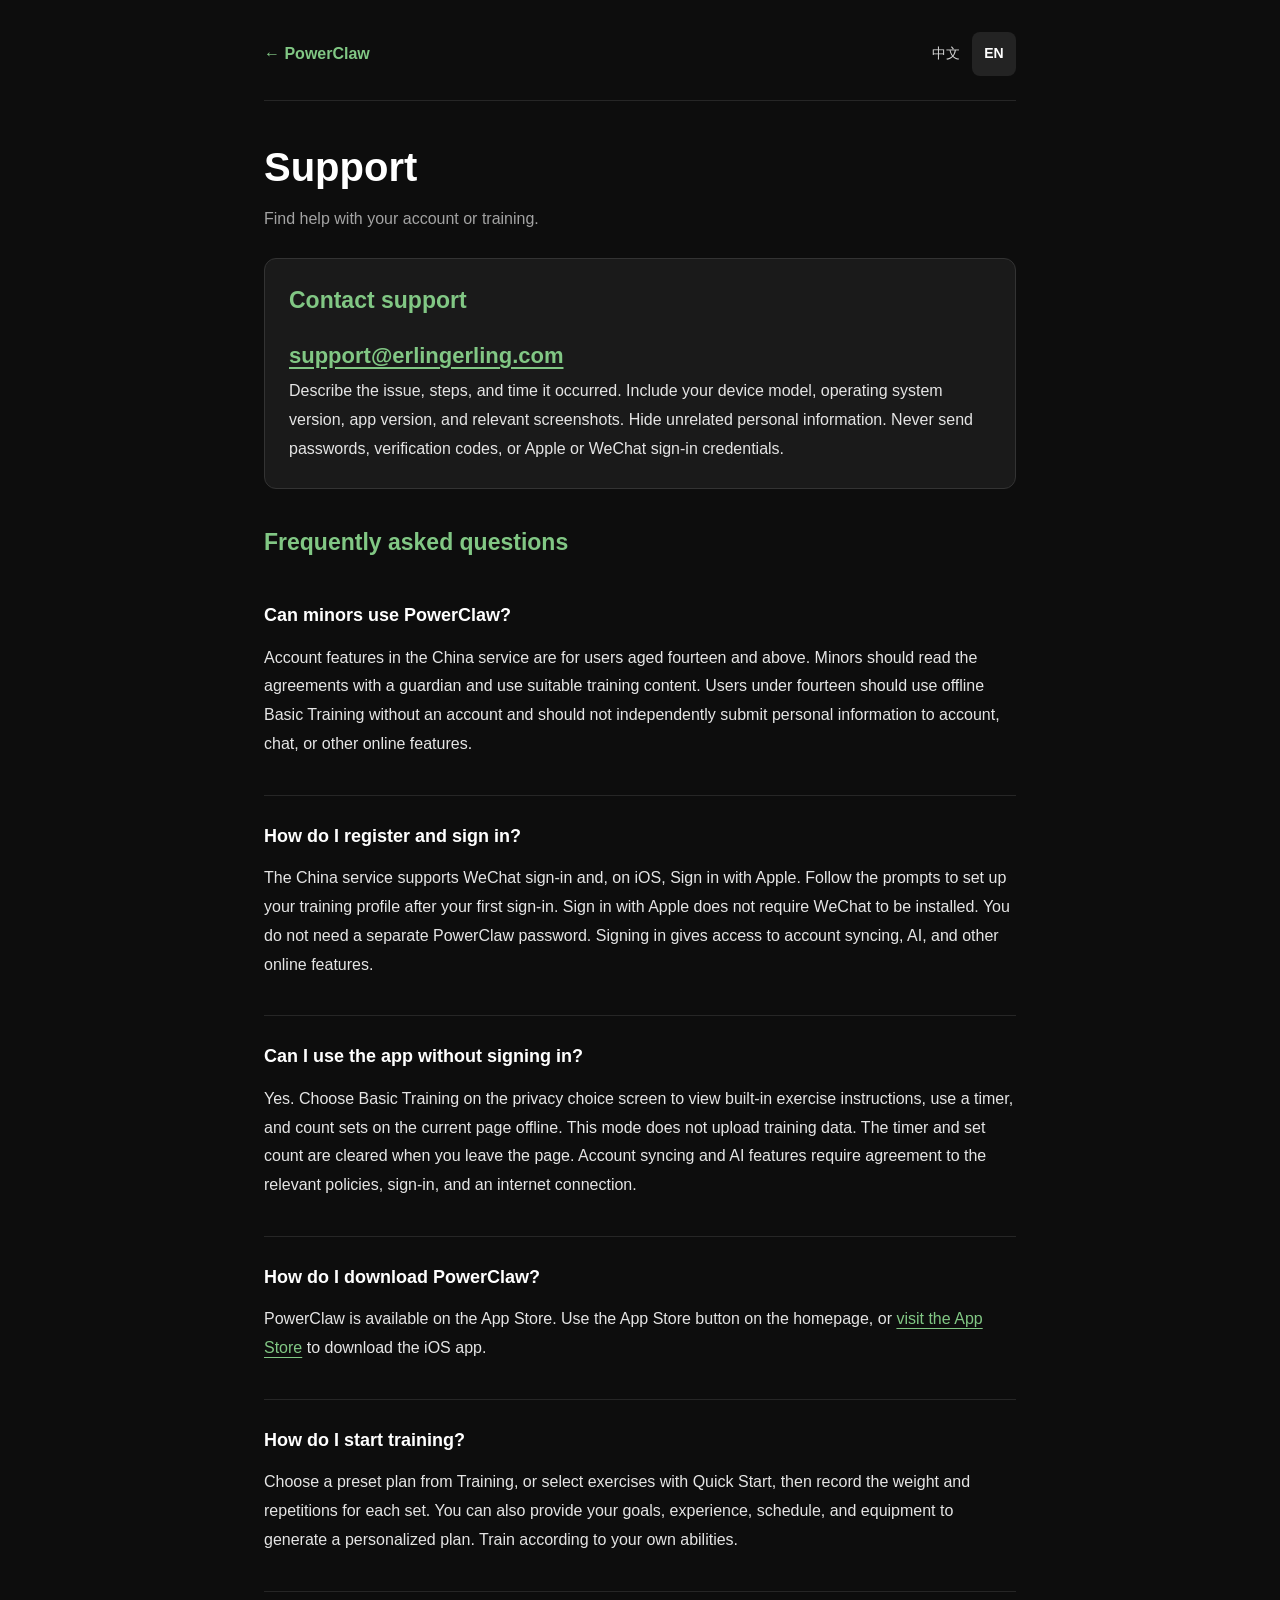
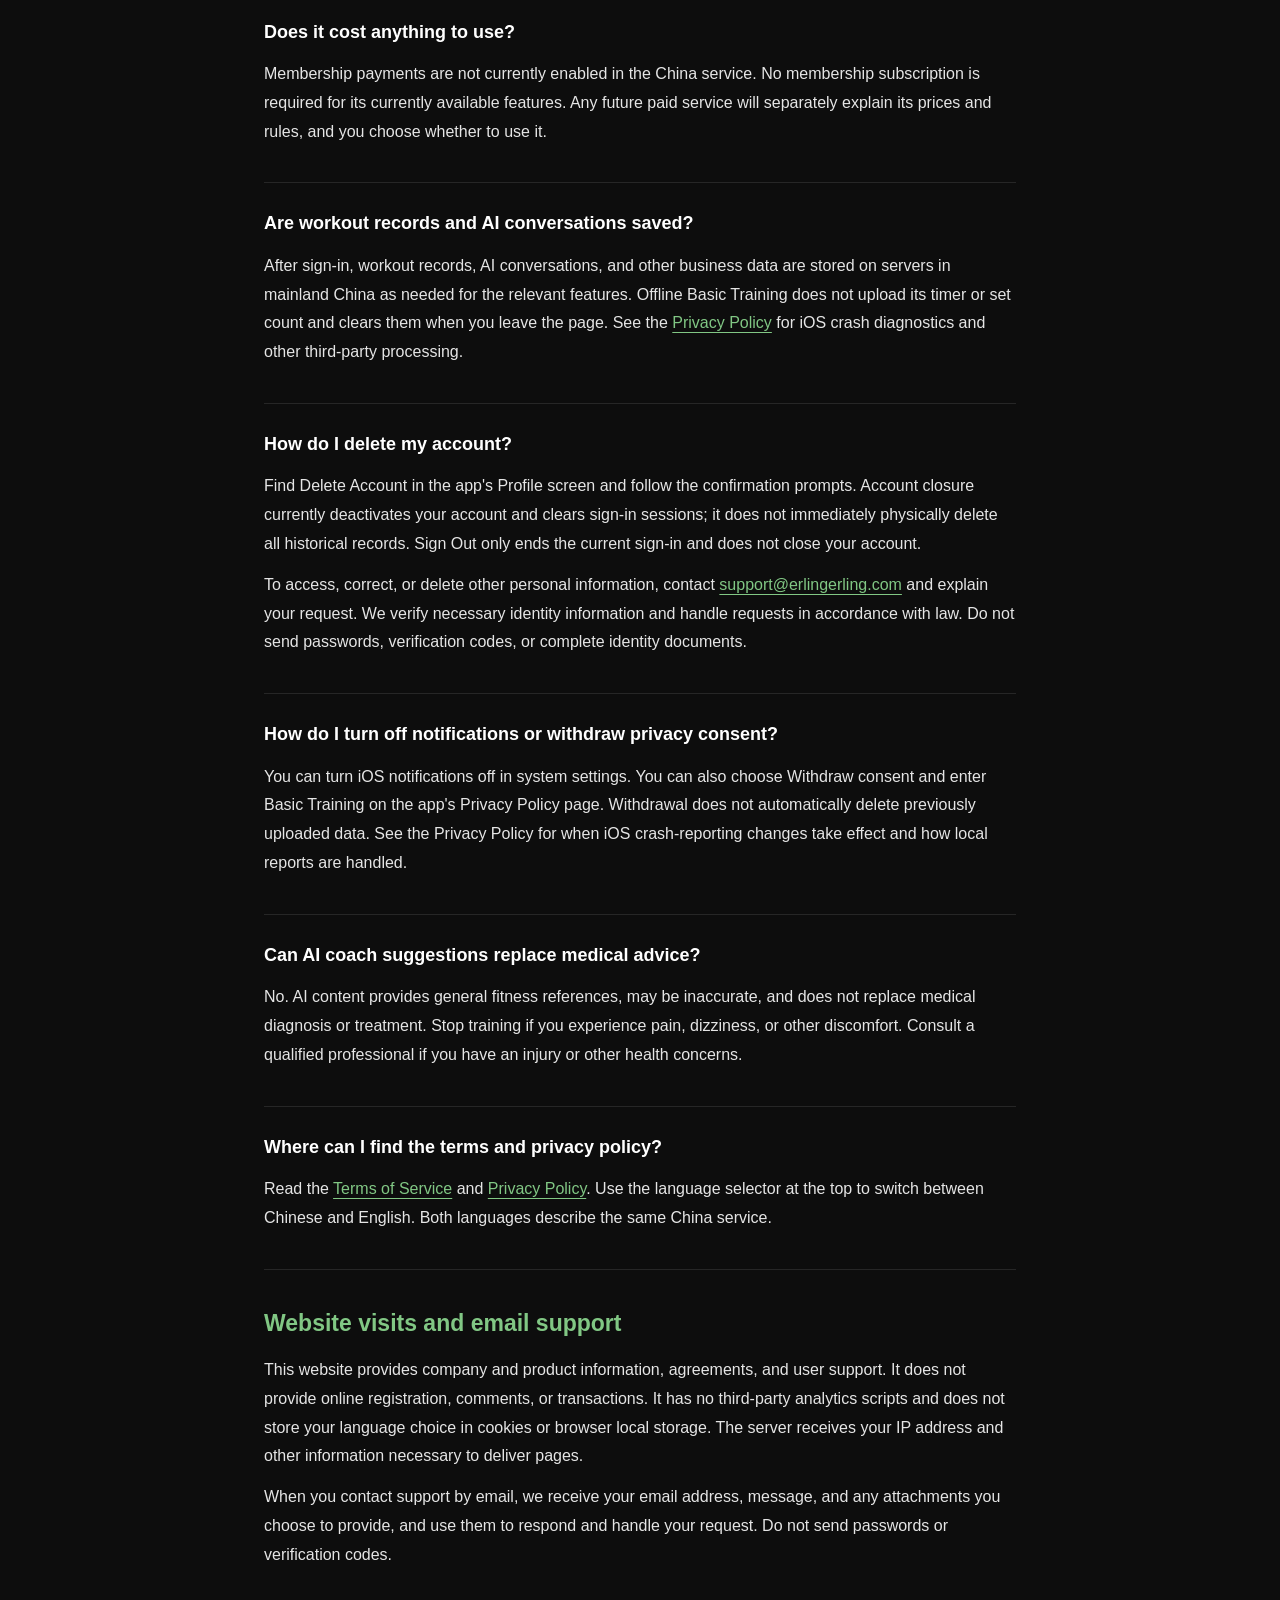
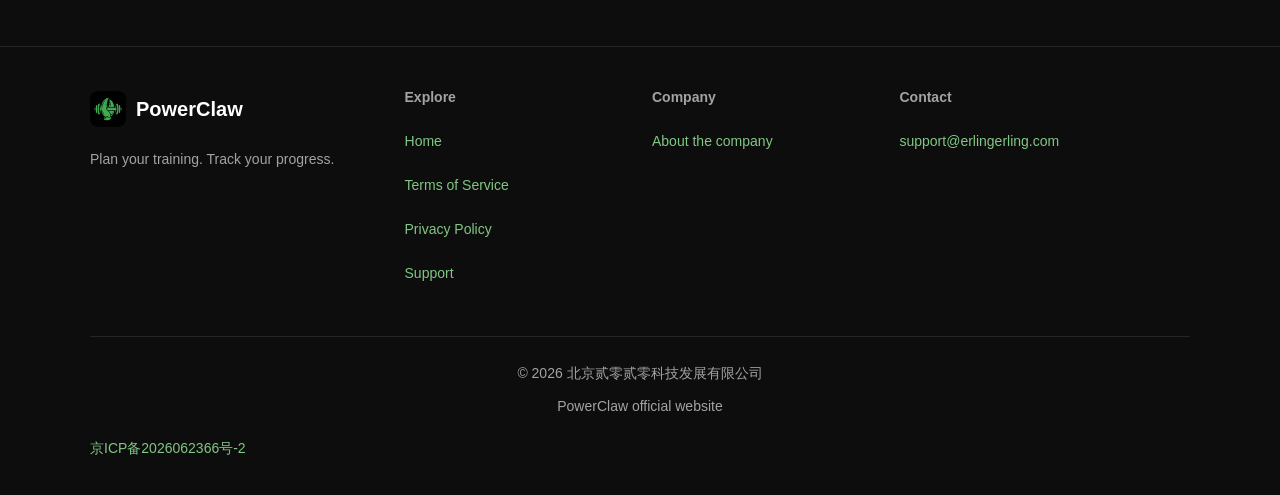
<file: en/support/index.html>
<!DOCTYPE html>
<html lang="en">
<head>
<meta charset="UTF-8">
<meta name="viewport" content="width=device-width, initial-scale=1">
<title>Support — PowerClaw</title>
<meta name="description" content="PowerClaw Support">
<meta name="theme-color" content="#0D0D0D">
<link rel="icon" type="image/png" href="/assets/logo.png">
<link rel="canonical" href="http://58.87.96.124/en/support/">
<link rel="alternate" hreflang="zh-CN" href="http://58.87.96.124/support/">
<link rel="alternate" hreflang="en" href="http://58.87.96.124/en/support/">
<link rel="alternate" hreflang="x-default" href="http://58.87.96.124/support/">
<meta property="og:title" content="Support — PowerClaw">
<meta property="og:description" content="PowerClaw Support">
<meta property="og:type" content="website">
<meta property="og:url" content="http://58.87.96.124/en/support/">
<meta property="og:locale" content="en_US">
<meta property="og:locale:alternate" content="zh_CN">
<meta property="og:image" content="http://58.87.96.124/assets/logo.png">

<link rel="stylesheet" href="/assets/document.css">
<link rel="stylesheet" href="/assets/shared.css">
</head>
<body>
<a class="skip-link" href="#main">Skip to content</a>
<div class="container"><header><a href="/en/">← PowerClaw</a><div class="language-switch" role="group" aria-label="Language selection"><a href="/support/" lang="zh-CN" hreflang="zh-CN" aria-label="切换到中文">中文</a><span lang="en" aria-current="true">EN</span></div></header><main id="main"><h1>Support</h1>
<p class="subtitle">Find help with your account or training.</p>
<div class="contact-card"><h2 style="margin-top:0">Contact support</h2><a class="email" href="mailto:support@erlingerling.com">support@erlingerling.com</a><p>Describe the issue, steps, and time it occurred. Include your device model, operating system version, app version, and relevant screenshots. Hide unrelated personal information. Never send passwords, verification codes, or Apple or WeChat sign-in credentials.</p></div>
<h2>Frequently asked questions</h2>
<section class="faq" id="age"><h3>Can minors use PowerClaw?</h3><p>Account features in the China service are for users aged fourteen and above. Minors should read the agreements with a guardian and use suitable training content. Users under fourteen should use offline Basic Training without an account and should not independently submit personal information to account, chat, or other online features.</p></section>
<section class="faq"><h3>How do I register and sign in?</h3><p>The China service supports WeChat sign-in and, on iOS, Sign in with Apple. Follow the prompts to set up your training profile after your first sign-in. Sign in with Apple does not require WeChat to be installed. You do not need a separate PowerClaw password. Signing in gives access to account syncing, AI, and other online features.</p></section>
<section class="faq"><h3>Can I use the app without signing in?</h3><p>Yes. Choose Basic Training on the privacy choice screen to view built-in exercise instructions, use a timer, and count sets on the current page offline. This mode does not upload training data. The timer and set count are cleared when you leave the page. Account syncing and AI features require agreement to the relevant policies, sign-in, and an internet connection.</p></section>
<section class="faq" id="testing"><h3>How do I download PowerClaw?</h3><p>PowerClaw is available on the App Store. Use the App Store button on the homepage, or <a href="https://apps.apple.com/cn/app/powerclaw/id6761604798" target="_blank" rel="noopener noreferrer">visit the App Store</a> to download the iOS app.</p></section>
<section class="faq"><h3>How do I start training?</h3><p>Choose a preset plan from Training, or select exercises with Quick Start, then record the weight and repetitions for each set. You can also provide your goals, experience, schedule, and equipment to generate a personalized plan. Train according to your own abilities.</p></section>
<section class="faq"><h3>Does it cost anything to use?</h3><p>Membership payments are not currently enabled in the China service. No membership subscription is required for its currently available features. Any future paid service will separately explain its prices and rules, and you choose whether to use it.</p></section>
<section class="faq"><h3>Are workout records and AI conversations saved?</h3><p>After sign-in, workout records, AI conversations, and other business data are stored on servers in mainland China as needed for the relevant features. Offline Basic Training does not upload its timer or set count and clears them when you leave the page. See the <a href="/en/privacy/">Privacy Policy</a> for iOS crash diagnostics and other third-party processing.</p></section>
<section class="faq" id="account"><h3>How do I delete my account?</h3><p>Find Delete Account in the app's Profile screen and follow the confirmation prompts. Account closure currently deactivates your account and clears sign-in sessions; it does not immediately physically delete all historical records. Sign Out only ends the current sign-in and does not close your account.</p><p>To access, correct, or delete other personal information, contact <a href="mailto:support@erlingerling.com">support@erlingerling.com</a> and explain your request. We verify necessary identity information and handle requests in accordance with law. Do not send passwords, verification codes, or complete identity documents.</p></section>
<section class="faq"><h3>How do I turn off notifications or withdraw privacy consent?</h3><p>You can turn iOS notifications off in system settings. You can also choose Withdraw consent and enter Basic Training on the app's Privacy Policy page. Withdrawal does not automatically delete previously uploaded data. See the Privacy Policy for when iOS crash-reporting changes take effect and how local reports are handled.</p></section>
<section class="faq"><h3>Can AI coach suggestions replace medical advice?</h3><p>No. AI content provides general fitness references, may be inaccurate, and does not replace medical diagnosis or treatment. Stop training if you experience pain, dizziness, or other discomfort. Consult a qualified professional if you have an injury or other health concerns.</p></section>
<section class="faq"><h3>Where can I find the terms and privacy policy?</h3><p>Read the <a href="/en/terms/">Terms of Service</a> and <a href="/en/privacy/">Privacy Policy</a>. Use the language selector at the top to switch between Chinese and English. Both languages describe the same China service.</p></section>
<section id="website-privacy" aria-label="Website visits and email support"><h2>Website visits and email support</h2><p>This website provides company and product information, agreements, and user support. It does not provide online registration, comments, or transactions. It has no third-party analytics scripts and does not store your language choice in cookies or browser local storage. The server receives your IP address and other information necessary to deliver pages.</p><p>When you contact support by email, we receive your email address, message, and any attachments you choose to provide, and use them to respond and handle your request. Do not send passwords or verification codes.</p></section>
</main></div><footer><div class="inner"><div class="footer-grid">
<div class="footer-brand"><a class="logo" href="/en/"><img src="/assets/logo.png" alt="" width="36" height="36">PowerClaw</a><p>Plan your training. Track your progress.</p></div>
<div><h2>Explore</h2><ul><li><a href="/en/">Home</a></li><li><a href="/en/terms/">Terms of Service</a></li><li><a href="/en/privacy/">Privacy Policy</a></li><li><a href="/en/support/">Support</a></li></ul></div>
<div><h2>Company</h2><ul><li><a href="/en/#about">About the company</a></li></ul></div>
<div><h2>Contact</h2><ul><li><a href="mailto:support@erlingerling.com">support@erlingerling.com</a></li></ul></div>
</div><div class="footer-bottom"><span lang="zh-CN">© 2026 北京贰零贰零科技发展有限公司</span><span>PowerClaw official website</span>
<a href="https://beian.miit.gov.cn/" target="_blank" rel="noopener noreferrer" lang="zh-CN">京ICP备2026062366号-2</a>
</div></div></footer>
</body>
</html>
</file>
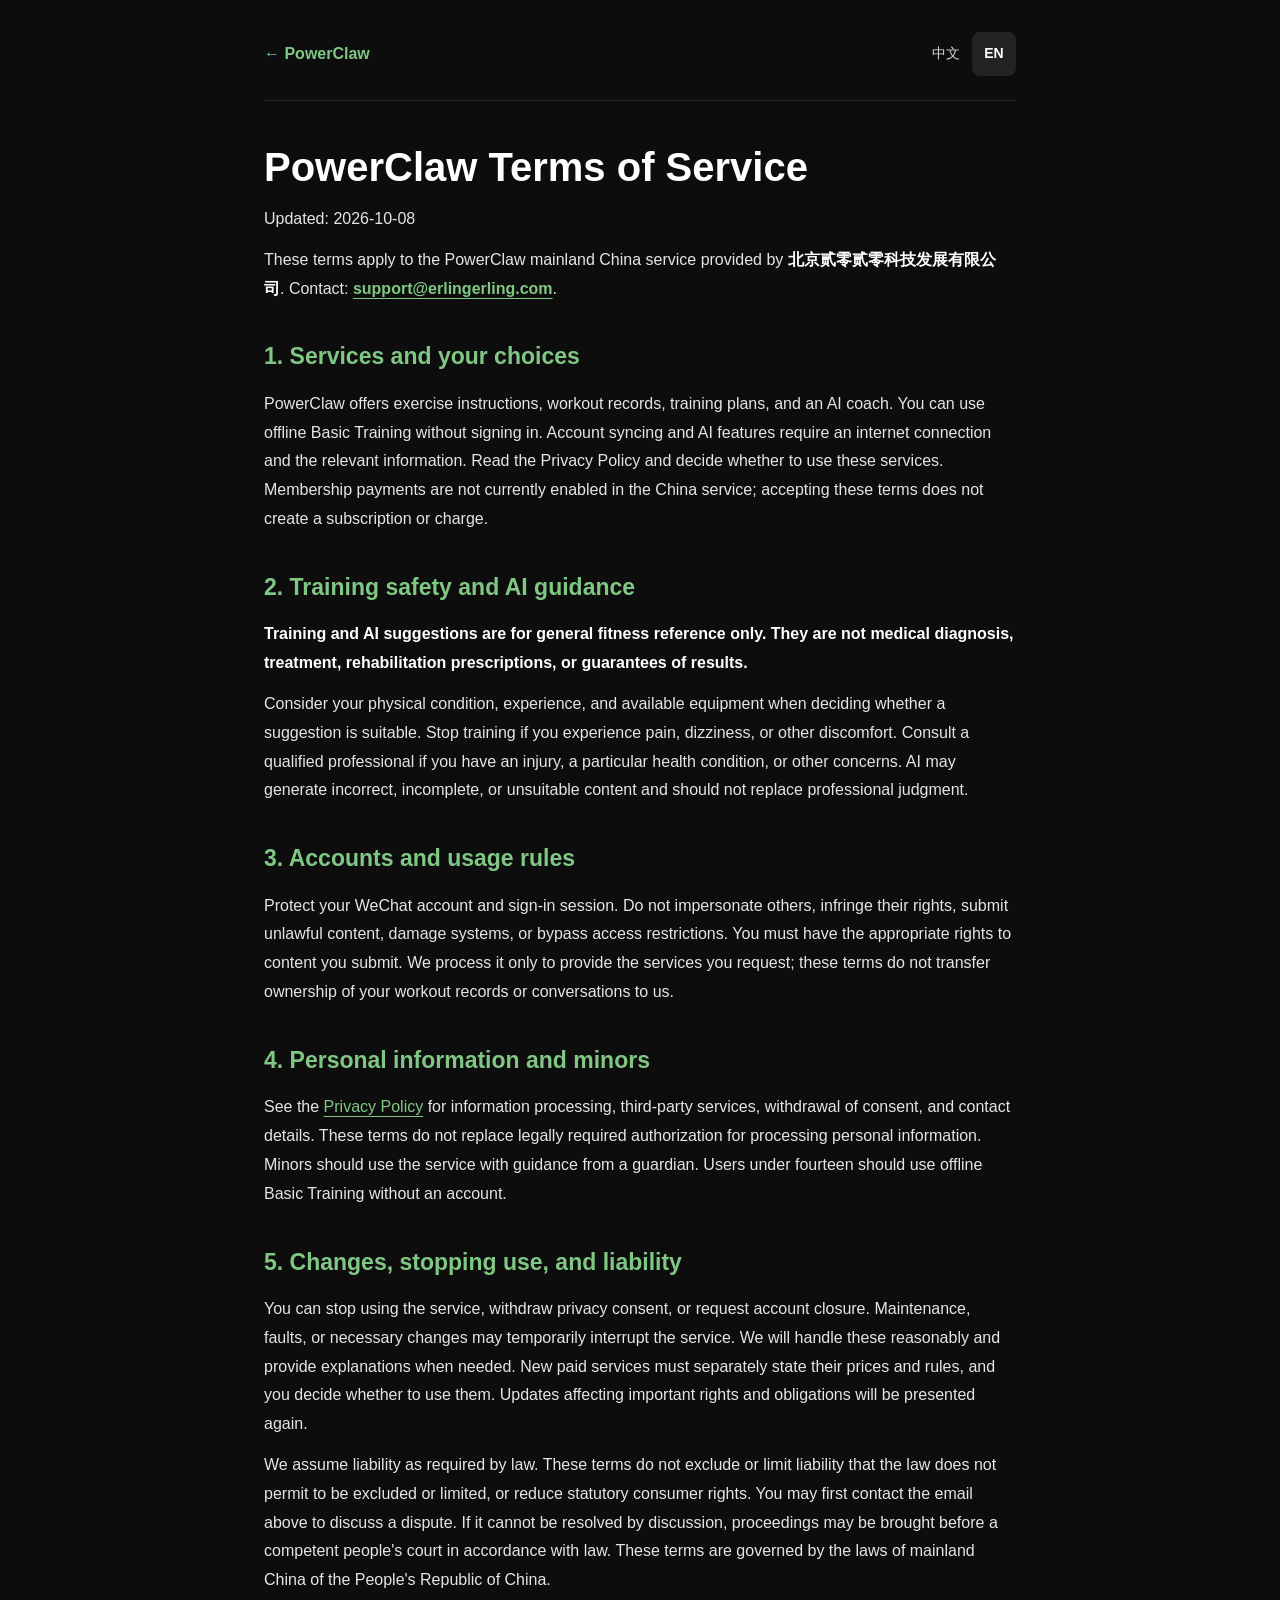
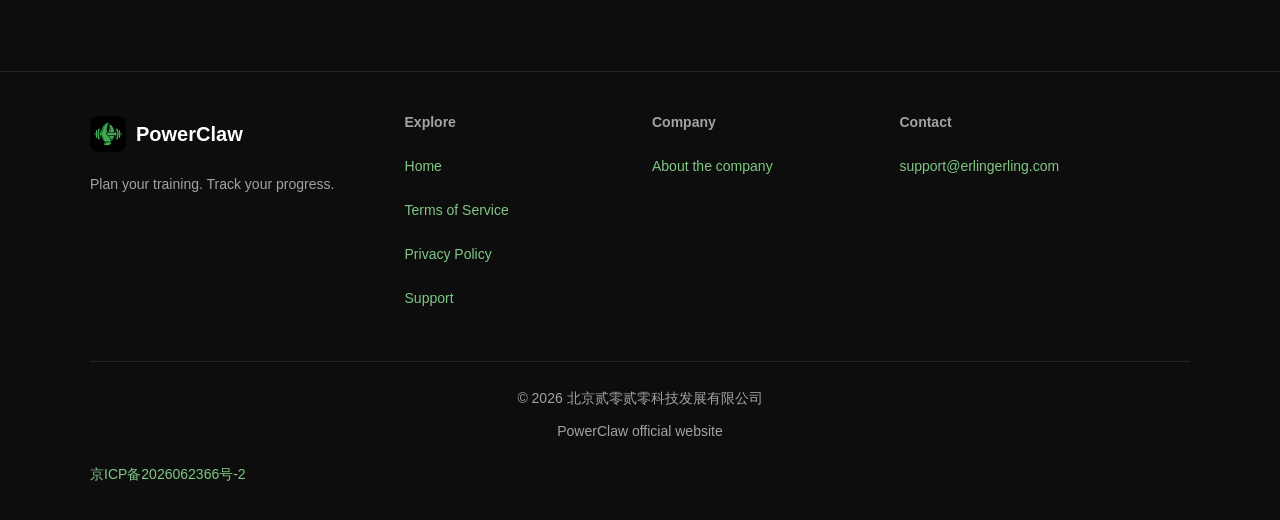
<file: en/terms/index.html>
<!DOCTYPE html>
<html lang="en">
<head>
<meta charset="UTF-8">
<meta name="viewport" content="width=device-width, initial-scale=1">
<title>Terms of Service — PowerClaw</title>
<meta name="description" content="PowerClaw Terms of Service">
<meta name="theme-color" content="#0D0D0D">
<link rel="icon" type="image/png" href="/assets/logo.png">
<link rel="canonical" href="http://58.87.96.124/en/terms/">
<link rel="alternate" hreflang="zh-CN" href="http://58.87.96.124/terms/">
<link rel="alternate" hreflang="en" href="http://58.87.96.124/en/terms/">
<link rel="alternate" hreflang="x-default" href="http://58.87.96.124/terms/">
<meta property="og:title" content="Terms of Service — PowerClaw">
<meta property="og:description" content="PowerClaw Terms of Service">
<meta property="og:type" content="website">
<meta property="og:url" content="http://58.87.96.124/en/terms/">
<meta property="og:locale" content="en_US">
<meta property="og:locale:alternate" content="zh_CN">
<meta property="og:image" content="http://58.87.96.124/assets/logo.png">
<meta name="robots" content="noindex, nofollow">
<link rel="stylesheet" href="/assets/document.css">
<link rel="stylesheet" href="/assets/shared.css">
</head>
<body>
<a class="skip-link" href="#main">Skip to content</a>
<div class="container"><header><a href="/en/">← PowerClaw</a><div class="language-switch" role="group" aria-label="Language selection"><a href="/terms/" lang="zh-CN" hreflang="zh-CN" aria-label="切换到中文">中文</a><span lang="en" aria-current="true">EN</span></div></header><main id="main"><article><h1>PowerClaw Terms of Service</h1>
<p>Updated: 2026-10-08</p>
<p>These terms apply to the PowerClaw mainland China service provided by <strong>北京贰零贰零科技发展有限公司</strong>. Contact: <strong><a href="mailto:support@erlingerling.com">support@erlingerling.com</a></strong>.</p>
<h2>1. Services and your choices</h2>
<p>PowerClaw offers exercise instructions, workout records, training plans, and an AI coach. You can use offline Basic Training without signing in. Account syncing and AI features require an internet connection and the relevant information. Read the Privacy Policy and decide whether to use these services. Membership payments are not currently enabled in the China service; accepting these terms does not create a subscription or charge.</p>
<h2>2. Training safety and AI guidance</h2>
<p><strong>Training and AI suggestions are for general fitness reference only. They are not medical diagnosis, treatment, rehabilitation prescriptions, or guarantees of results.</strong></p>
<p>Consider your physical condition, experience, and available equipment when deciding whether a suggestion is suitable. Stop training if you experience pain, dizziness, or other discomfort. Consult a qualified professional if you have an injury, a particular health condition, or other concerns. AI may generate incorrect, incomplete, or unsuitable content and should not replace professional judgment.</p>
<h2>3. Accounts and usage rules</h2>
<p>Protect your WeChat account and sign-in session. Do not impersonate others, infringe their rights, submit unlawful content, damage systems, or bypass access restrictions. You must have the appropriate rights to content you submit. We process it only to provide the services you request; these terms do not transfer ownership of your workout records or conversations to us.</p>
<h2>4. Personal information and minors</h2>
<p>See the <a href="/en/privacy/">Privacy Policy</a> for information processing, third-party services, withdrawal of consent, and contact details. These terms do not replace legally required authorization for processing personal information. Minors should use the service with guidance from a guardian. Users under fourteen should use offline Basic Training without an account.</p>
<h2>5. Changes, stopping use, and liability</h2>
<p>You can stop using the service, withdraw privacy consent, or request account closure. Maintenance, faults, or necessary changes may temporarily interrupt the service. We will handle these reasonably and provide explanations when needed. New paid services must separately state their prices and rules, and you decide whether to use them. Updates affecting important rights and obligations will be presented again.</p>
<p>We assume liability as required by law. These terms do not exclude or limit liability that the law does not permit to be excluded or limited, or reduce statutory consumer rights. You may first contact the email above to discuss a dispute. If it cannot be resolved by discussion, proceedings may be brought before a competent people's court in accordance with law. These terms are governed by the laws of mainland China of the People's Republic of China.</p></article>
</main></div><footer><div class="inner"><div class="footer-grid">
<div class="footer-brand"><a class="logo" href="/en/"><img src="/assets/logo.png" alt="" width="36" height="36">PowerClaw</a><p>Plan your training. Track your progress.</p></div>
<div><h2>Explore</h2><ul><li><a href="/en/">Home</a></li><li><a href="/en/terms/">Terms of Service</a></li><li><a href="/en/privacy/">Privacy Policy</a></li><li><a href="/en/support/">Support</a></li></ul></div>
<div><h2>Company</h2><ul><li><a href="/en/#about">About the company</a></li></ul></div>
<div><h2>Contact</h2><ul><li><a href="mailto:support@erlingerling.com">support@erlingerling.com</a></li></ul></div>
</div><div class="footer-bottom"><span lang="zh-CN">© 2026 北京贰零贰零科技发展有限公司</span><span>PowerClaw official website</span>
<a href="https://beian.miit.gov.cn/" target="_blank" rel="noopener noreferrer" lang="zh-CN">京ICP备2026062366号-2</a>
</div></div></footer>
</body>
</html>
</file>
<file: assets/home.css>
* { box-sizing: border-box; margin: 0; padding: 0; }
  :root {
    --brand: #4CAF50;
    --brand-dark: #388E3C;
    --brand-light: #66BB6A;
    --brand-tint: rgba(76, 175, 80, 0.1);
    --bg-page: #0D0D0D;
    --bg-surface: #1A1A1A;
    --bg-surface-2: #232323;
    --bg-elevated: #2A2A2A;
    --text-primary: #FFFFFF;
    --text-secondary: #D4D4D4;
    --text-tertiary: #A3A3A3;
    --text-muted: #A3A3A3;
    --border: #262626;
    --border-strong: #333333;
  }
  html { scroll-behavior: smooth; }
  body {
    font-family: -apple-system, BlinkMacSystemFont, "Segoe UI", "PingFang SC", "Microsoft YaHei", sans-serif;
    background: var(--bg-page);
    color: var(--text-primary);
    line-height: 1.55;
    -webkit-font-smoothing: antialiased;
    -moz-osx-font-smoothing: grayscale;
  }

  /* iPhone device frame — wraps a 1320x2868 screenshot */
  .phone {
    position: relative;
    width: 100%;
    max-width: 320px;
    aspect-ratio: 1320 / 2868;
    background: #1C1C1E;
    border-radius: 50px;
    padding: 12px;
    box-shadow:
      0 30px 60px rgba(0, 0, 0, 0.5),
      0 0 0 1px rgba(255, 255, 255, 0.06) inset;
    margin: 0 auto;
  }
  .phone img {
    width: 100%; height: 100%;
    border-radius: 38px;
    display: block;
    object-fit: cover;
  }
  /* Dynamic Island */
  .phone::before {
    content: ""; position: absolute;
    top: 20px; left: 50%; transform: translateX(-50%);
    width: 100px; height: 30px;
    background: #000;
    border-radius: 16px;
    z-index: 2;
  }
  .phone.lg { max-width: 380px; }

  /* Top nav */
  nav.top {
    position: sticky; top: 0; z-index: 50;
    background: rgba(13, 13, 13, 0.85);
    backdrop-filter: saturate(180%) blur(20px);
    -webkit-backdrop-filter: saturate(180%) blur(20px);
    border-bottom: 1px solid var(--border);
  }
  nav.top .inner {
    max-width: 1180px; margin: 0 auto;
    padding: 14px 24px;
    display: flex; align-items: center; justify-content: space-between;
  }
  nav.top .logo {
    display: flex; align-items: center; gap: 10px;
    color: var(--text-primary); text-decoration: none;
    font-weight: 700; font-size: 18px;
  }
  nav.top .logo img { width: 28px; height: 28px; border-radius: 6px; }
  nav.top ul { list-style: none; display: flex; align-items: center; gap: 24px; }
  nav.top a { color: var(--text-secondary); text-decoration: none; font-size: 14px; font-weight: 500; }
  nav.top a:hover { color: var(--text-primary); }
  nav.top .btn-cta {
    background: var(--brand);
    color: #000;
    padding: 8px 16px;
    border-radius: 8px;
    font-weight: 600;
  }
  nav.top .btn-cta:hover { background: var(--brand-light); color: #000; }
  .desktop-only { display: list-item; }
  @media (max-width: 640px) { .desktop-only { display: none; } }

  /* Section + container */
  .section { padding: 96px 24px; }
  .container { max-width: 1180px; margin: 0 auto; }
  h1, h2, h3, h4 { font-weight: 800; letter-spacing: -0.02em; line-height: 1.1; }
  h1 span, h2 span { color: var(--brand); }
  .eyebrow {
    display: inline-block;
    text-transform: uppercase; letter-spacing: 0.12em;
    font-size: 12px; font-weight: 700;
    color: var(--brand);
    margin-bottom: 16px;
  }
  .section-lead { color: var(--text-tertiary); font-size: 18px; max-width: 720px; margin: 16px 0 56px; }

  /* HERO */
  section.hero {
    padding: 80px 24px 96px;
    background:
      radial-gradient(1100px 600px at 80% 10%, rgba(76, 175, 80, 0.08), transparent 60%),
      radial-gradient(800px 500px at 10% 80%, rgba(76, 175, 80, 0.04), transparent 60%),
      var(--bg-page);
  }
  section.hero .inner {
    max-width: 1180px; margin: 0 auto;
    display: grid; grid-template-columns: 1.1fr 1fr; gap: 64px;
    align-items: center;
  }
  section.hero h1 { font-size: clamp(40px, 6vw, 72px); margin: 12px 0 24px; }
  section.hero .lead { color: var(--text-tertiary); font-size: 19px; max-width: 540px; margin-bottom: 36px; }
  .hero-pillars { display: flex; flex-direction: column; gap: 16px; margin-bottom: 36px; }
  .hero-pillar { display: flex; gap: 14px; align-items: center; }
  .hero-pillar .icon {
    flex-shrink: 0;
    width: 44px; height: 44px;
    background: var(--brand-tint);
    border: 1px solid rgba(76, 175, 80, 0.25);
    border-radius: 10px;
    display: grid; place-items: center;
    color: var(--brand);
  }
  .hero-pillar .icon .ms { font-size: 22px; }
  .hero-pillar .txt strong { display: block; color: var(--text-primary); font-weight: 600; font-size: 15px; }
  .hero-pillar .txt span { color: var(--text-tertiary); font-size: 14px; }
  .stores { display: flex; gap: 12px; flex-wrap: wrap; }
  .store-btn {
    display: inline-flex; align-items: center; gap: 10px;
    background: #fff; color: #000;
    padding: 10px 18px;
    border-radius: 10px;
    text-decoration: none;
    transition: transform 0.15s ease;
  }
  .store-btn:hover { transform: translateY(-2px); }
  .store-btn svg { width: 24px; height: 24px; fill: #000; }
  .store-btn .meta { display: flex; flex-direction: column; line-height: 1.15; }
  .store-btn .meta small { font-size: 10px; opacity: 0.7; }
  .store-btn .meta strong { font-size: 15px; font-weight: 600; }
  .store-btn.disabled {
    background: var(--bg-surface);
    color: var(--text-tertiary);
    pointer-events: none;
    opacity: 0.7;
  }
  .store-btn.disabled svg { fill: var(--text-tertiary); }

  @media (max-width: 900px) {
    section.hero .inner { grid-template-columns: 1fr; gap: 48px; }
    section.hero h1 { text-align: center; }
    section.hero .lead { text-align: center; margin-left: auto; margin-right: auto; }
    .hero-pillars { max-width: 480px; margin-left: auto; margin-right: auto; }
    .stores { justify-content: center; }
  }

  /* FEATURES */
  #features { background: var(--bg-page); }
  #features h2 { font-size: clamp(32px, 4.5vw, 48px); }
  .features {
    display: grid; grid-template-columns: repeat(3, 1fr); gap: 24px;
  }
  .feature-card {
    background: var(--bg-surface);
    border: 1px solid var(--border);
    border-radius: 18px;
    padding: 32px;
    transition: transform 0.2s ease, border-color 0.2s ease;
  }
  .feature-card:hover {
    transform: translateY(-4px);
    border-color: var(--border-strong);
  }
  .feature-icon {
    width: 48px; height: 48px;
    background: var(--brand-tint);
    border: 1px solid rgba(76, 175, 80, 0.25);
    border-radius: 12px;
    display: grid; place-items: center;
    color: var(--brand);
    margin-bottom: 20px;
  }
  .feature-icon .ms { font-size: 26px; }
  .feature-card h3 { font-size: 20px; margin-bottom: 12px; }
  .feature-card p { color: var(--text-tertiary); font-size: 15px; line-height: 1.6; }
  @media (max-width: 900px) { .features { grid-template-columns: 1fr; } }

  /* SHOWCASE */
  #screenshots { background: linear-gradient(180deg, var(--bg-page) 0%, #0A0A0A 100%); }
  #screenshots h2 { font-size: clamp(32px, 4.5vw, 48px); }
  .showcase-grid {
    display: grid; grid-template-columns: repeat(5, 1fr); gap: 24px;
    margin-top: 16px;
  }
  .ss-card { text-align: center; }
  .ss-card .phone { margin-bottom: 18px; max-width: 220px; }
  .ss-card h3 { font-size: 16px; margin-bottom: 8px; }
  .ss-card p { color: var(--text-tertiary); font-size: 13px; line-height: 1.5; }
  @media (max-width: 1100px) { .showcase-grid { grid-template-columns: repeat(3, 1fr); } }
  @media (max-width: 700px) { .showcase-grid { grid-template-columns: repeat(2, 1fr); gap: 32px 16px; } }
  @media (max-width: 420px) { .showcase-grid { grid-template-columns: 1fr; } }

  /* PRO */
  #pro {
    background:
      radial-gradient(800px 500px at 90% 50%, rgba(76, 175, 80, 0.08), transparent 60%),
      var(--bg-surface);
    border-top: 1px solid var(--border);
    border-bottom: 1px solid var(--border);
  }
  #pro .inner {
    display: grid; grid-template-columns: 1.2fr 1fr; gap: 64px;
    align-items: center;
  }
  #pro h2 { font-size: clamp(32px, 4.5vw, 48px); }
  #pro .lead { color: var(--text-tertiary); font-size: 18px; margin: 16px 0 28px; }
  .pro-points {
    list-style: none; display: flex; flex-direction: column; gap: 14px;
    margin-top: 8px;
  }
  .pro-points li {
    display: flex; align-items: flex-start; gap: 12px;
    color: var(--text-secondary); font-size: 16px;
  }
  .pro-points li::before {
    content: "✓";
    color: var(--brand);
    font-weight: 800;
    flex-shrink: 0;
    width: 22px; height: 22px;
    background: var(--brand-tint);
    border-radius: 50%;
    display: grid; place-items: center;
    font-size: 13px;
  }
  @media (max-width: 900px) { #pro .inner { grid-template-columns: 1fr; gap: 48px; } }

  /* CTA */
  section.cta {
    padding: 120px 24px;
    background:
      radial-gradient(900px 500px at 50% 30%, rgba(76, 175, 80, 0.12), transparent 60%),
      var(--bg-page);
    text-align: center;
  }
  section.cta h2 { font-size: clamp(36px, 5vw, 56px); margin-bottom: 16px; }
  section.cta p { color: var(--text-tertiary); font-size: 18px; margin-bottom: 36px; }
  section.cta .stores { justify-content: center; }

  /* Footer */
  footer {
    background: #080808;
    border-top: 1px solid var(--border);
    padding: 64px 24px 32px;
  }
  footer .inner { max-width: 1180px; margin: 0 auto; }
  .footer-grid {
    display: grid; grid-template-columns: 1.4fr 1fr 1fr 1fr; gap: 48px;
    margin-bottom: 48px;
  }
  .footer-brand .logo {
    display: flex; align-items: center; gap: 10px;
    color: var(--text-primary); text-decoration: none;
    font-weight: 700; font-size: 22px;
    margin-bottom: 16px;
  }
  .footer-brand .logo img { width: 36px; height: 36px; border-radius: 8px; }
  .footer-brand p { color: var(--text-tertiary); font-size: 14px; max-width: 300px; line-height: 1.7; }
  footer h2 { font-size: 12px; text-transform: uppercase; letter-spacing: 0.12em; color: var(--text-muted); margin-bottom: 16px; font-weight: 700; }
  footer ul { list-style: none; display: flex; flex-direction: column; gap: 10px; }
  footer ul a { color: var(--text-secondary); text-decoration: none; font-size: 14px; transition: color 0.15s; }
  footer ul a:hover { color: var(--brand); }
  .pill {
    display: inline-block;
    background: var(--bg-elevated);
    color: var(--text-tertiary);
    font-size: 10px;
    font-weight: 600;
    padding: 2px 8px;
    border-radius: 10px;
    margin-left: 6px;
    text-transform: uppercase;
    letter-spacing: 0.08em;
  }
  .footer-bottom {
    border-top: 1px solid var(--border);
    padding-top: 24px;
    display: flex; justify-content: space-between; align-items: center;
    color: var(--text-muted); font-size: 13px;
  }
  @media (max-width: 900px) { .footer-grid { grid-template-columns: 1fr 1fr; gap: 32px; } }
  @media (max-width: 540px) {
    .footer-grid { grid-template-columns: 1fr; }
    .footer-bottom { flex-direction: column; gap: 8px; text-align: center; }
  }

  nav.top .inner { gap: 16px; flex-wrap: wrap; }
  nav.top ul { gap: 16px; flex-wrap: wrap; }
  nav.top a { display: inline-flex; align-items: center; min-height: 44px; }
  .icon svg, .feature-icon svg { width: 24px; height: 24px; fill: none; stroke: currentColor; stroke-width: 1.8; stroke-linecap: round; stroke-linejoin: round; }
  #about { border-top: 1px solid var(--border); }
  #about h2 { font-size: clamp(28px, 4vw, 42px); }
  #about .section-lead { margin-bottom: 24px; }
  .company-name { font-size: 20px; color: var(--text-primary); margin: 24px 0 16px; }
  .company-copy { max-width: 760px; color: var(--text-secondary); line-height: 1.8; }
  .subscription-card { padding: 32px; background: var(--bg-page); border: 1px solid var(--border-strong); border-radius: 18px; }
  .subscription-card h3 { font-size: 24px; margin-bottom: 20px; }
  .subscription-card p { color: var(--text-secondary); margin: 16px 0; }
  .subscription-card a, .company-copy a { color: var(--brand-light); }
  .download-note { color: var(--text-tertiary); font-size: 14px; margin-top: 20px; line-height: 1.7; }
  .footer-bottom { flex-direction: column; gap: 8px; text-align: center; line-height: 1.8; }
  footer h2 { line-height: 1.5; }
  footer ul a { display: inline-flex; align-items: center; min-height: 44px; }
  @media (max-width: 640px) { nav.top .inner { padding: 10px 16px; } nav.top ul { gap: 8px; } .section { padding: 64px 20px; } section.hero { padding: 48px 20px 64px; } section.hero h1 { font-size: clamp(34px, 8vw, 48px); } section.hero .eyebrow { display: block; text-align: center; } section.cta { padding: 72px 20px; } .feature-card, .subscription-card { padding: 24px; } }

  .test-status { display: inline-block; padding: 12px 18px; border: 1px solid #388e3c; border-radius: 10px; color: #b9e2bb; background: var(--brand-tint); font-size: 15px; line-height: 1.6; }
  .support-link { display: inline-flex; align-items: center; min-height: 44px; margin-top: 20px; color: var(--brand-light); text-underline-offset: 4px; }

  .store-btn { border: 0; font-family: inherit; }
  .store-btn svg { fill: none; stroke: currentColor; stroke-width: 1.8; stroke-linecap: round; stroke-linejoin: round; }
  .store-btn:disabled { background: #292929; color: #b4b4b4; cursor: not-allowed; transform: none; }
  .store-btn:disabled .meta small { opacity: 1; }
  .store-btn:disabled:hover { transform: none; }
</file>
<file: assets/shared.css>
:root { color-scheme: dark; }
body { overflow-wrap: break-word; }
a:focus-visible, summary:focus-visible { outline: 3px solid #81c784; outline-offset: 4px; border-radius: 4px; }
.skip-link { position: absolute; top: -100px; left: 16px; z-index: 100; padding: 12px 16px; background: #fff; color: #000; }
.skip-link:focus { top: 12px; }
.language-switch { display: inline-flex; align-items: center; gap: 4px; white-space: nowrap; font-size: 14px; }
.language-switch a, .language-switch span { display: inline-flex; justify-content: center; align-items: center; min-width: 44px; min-height: 44px; padding: 0 8px; border-radius: 8px; }
.language-switch a { color: #d4d4d4; text-decoration: none; }
.language-switch a:hover { background: #232323; color: #fff; }
.language-switch [aria-current] { background: #232323; color: #fff; font-weight: 700; }
[id] { scroll-margin-top: 110px; }
@media (prefers-reduced-motion: reduce) { html { scroll-behavior: auto !important; } *, *::before, *::after { animation: none !important; transition: none !important; } }
</file>
<file: assets/document.css>
* { box-sizing: border-box; margin: 0; padding: 0; }
body { font-family: -apple-system, BlinkMacSystemFont, "Segoe UI", "PingFang SC", "Microsoft YaHei", sans-serif; background: #0d0d0d; color: #e5e5e5; line-height: 1.8; font-size: 16px; }
.container { max-width: 800px; margin: 0 auto; padding: 32px 24px 64px; }
header { display: flex; flex-wrap: wrap; align-items: center; justify-content: space-between; gap: 12px; margin-bottom: 40px; padding-bottom: 24px; border-bottom: 1px solid #262626; }
header > a { display: inline-flex; min-height: 44px; align-items: center; text-decoration: none; font-weight: 700; }
h1 { font-size: clamp(30px, 5vw, 40px); line-height: 1.3; color: #fff; margin-bottom: 12px; }
h2 { font-size: 23px; line-height: 1.5; color: #81c784; margin: 36px 0 16px; }
h3 { font-size: 18px; color: #fff; margin: 20px 0 12px; }
p, li { margin-bottom: 12px; }
ul, ol { padding-left: 24px; margin-bottom: 16px; }
a { color: #81c784; text-underline-offset: 4px; }
strong { color: #fff; }
.updated, .subtitle { color: #a3a3a3; margin-bottom: 24px; }
.callout, .contact-card { background: #1a1a1a; border: 1px solid #333; border-radius: 12px; padding: 24px; margin: 24px 0; }
.callout p:last-child, .contact-card p:last-child { margin-bottom: 0; }
.contact-card .email { display: inline-flex; align-items: center; min-height: 44px; font-size: clamp(17px, 4vw, 22px); font-weight: 700; }
.faq { padding: 24px 0; border-bottom: 1px solid #262626; }
.faq h3 { margin-top: 0; }
footer { border-top: 1px solid #262626; padding: 40px 24px 24px; font-size: 14px; }
footer .inner { max-width: 1100px; margin: 0 auto; }
.footer-grid { display: grid; grid-template-columns: 1.3fr 1fr 1fr 1.3fr; gap: 24px; }
footer h2 { color: #a3a3a3; font-size: 14px; margin: 0 0 12px; }
footer ul { list-style: none; padding: 0; }
footer li { margin: 0; }
footer a { display: inline-flex; align-items: center; min-height: 44px; text-decoration: none; }
footer .logo { gap: 10px; color: #fff; font-size: 20px; font-weight: 700; }
footer .logo img { border-radius: 8px; }
.footer-brand p { margin-top: 12px; color: #a3a3a3; }
.footer-bottom { display: flex; flex-direction: column; gap: 8px; text-align: center; color: #a3a3a3; border-top: 1px solid #262626; padding-top: 24px; margin-top: 24px; }
@media (max-width: 800px) { .footer-grid { grid-template-columns: 1fr 1fr; } }
@media (max-width: 480px) { .container { padding: 24px 20px 48px; } .footer-grid { grid-template-columns: 1fr; } .callout, .contact-card { padding: 20px; } }
</file>
